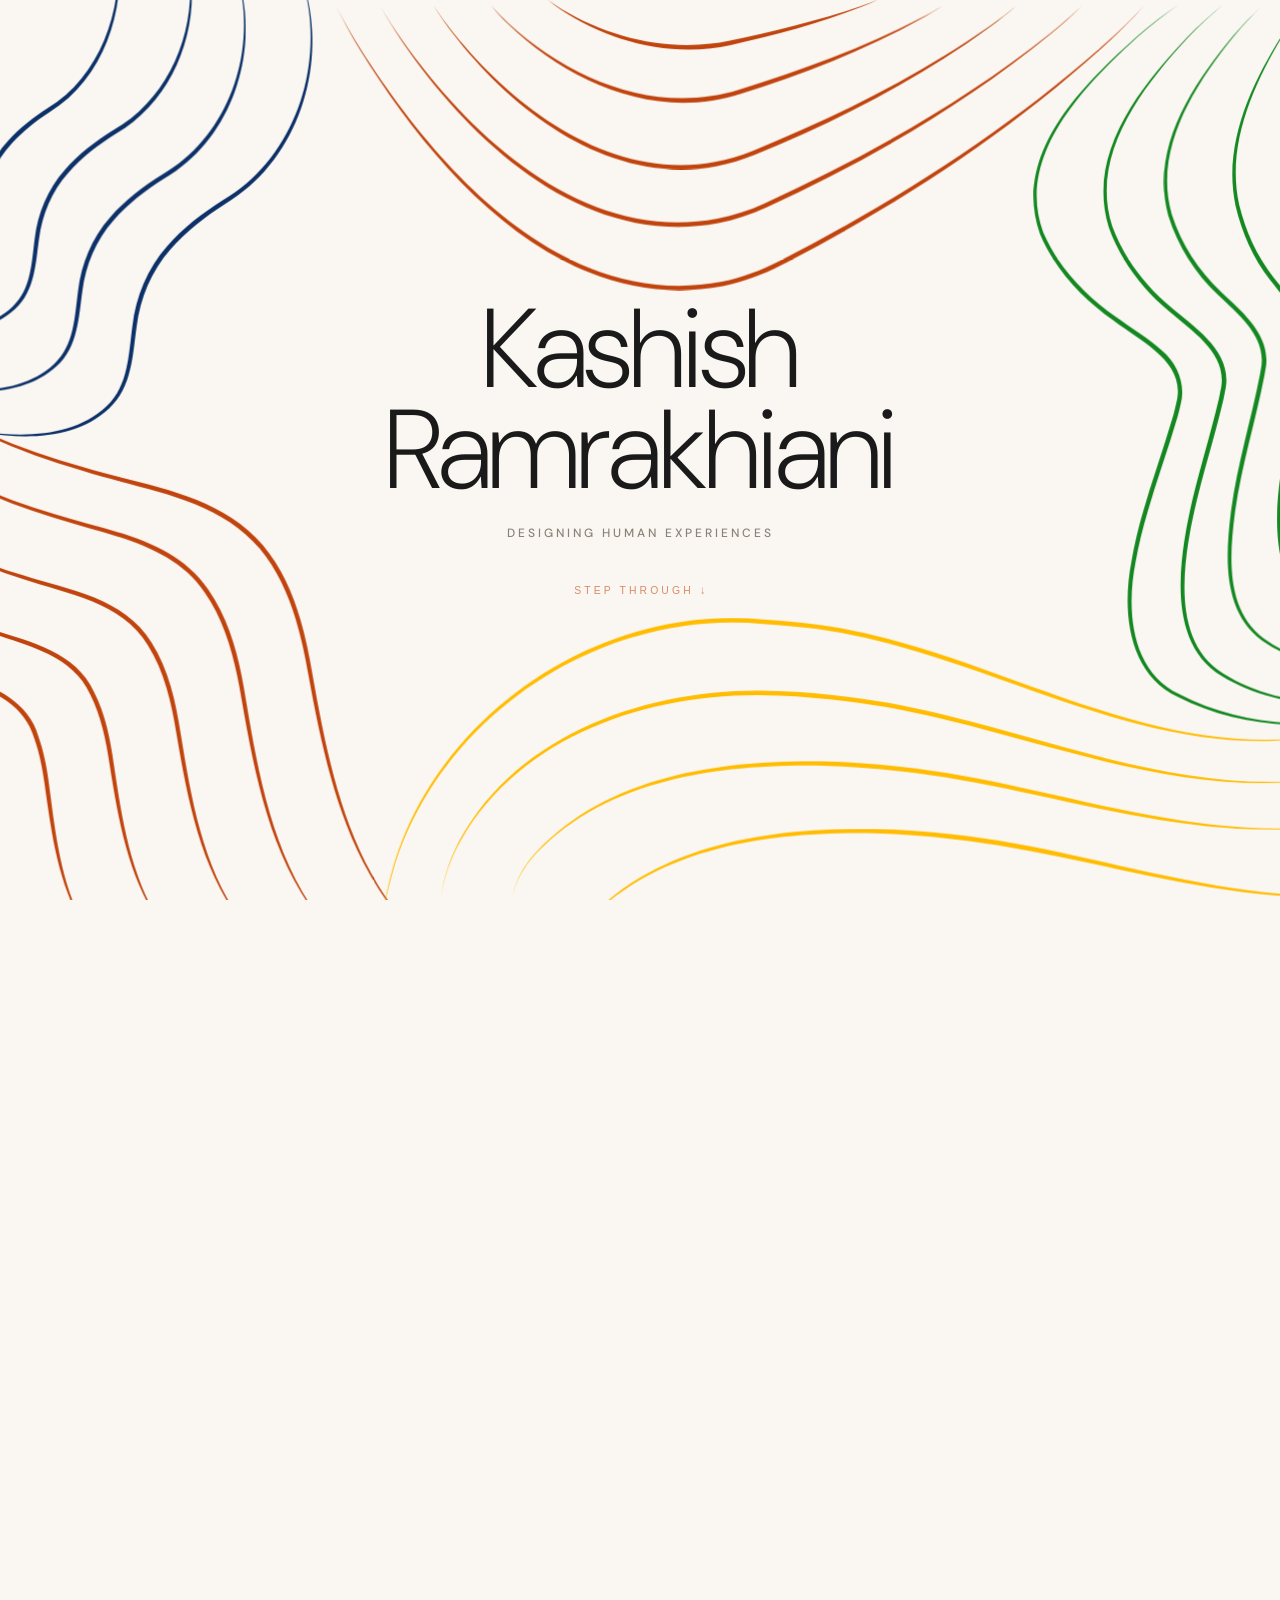
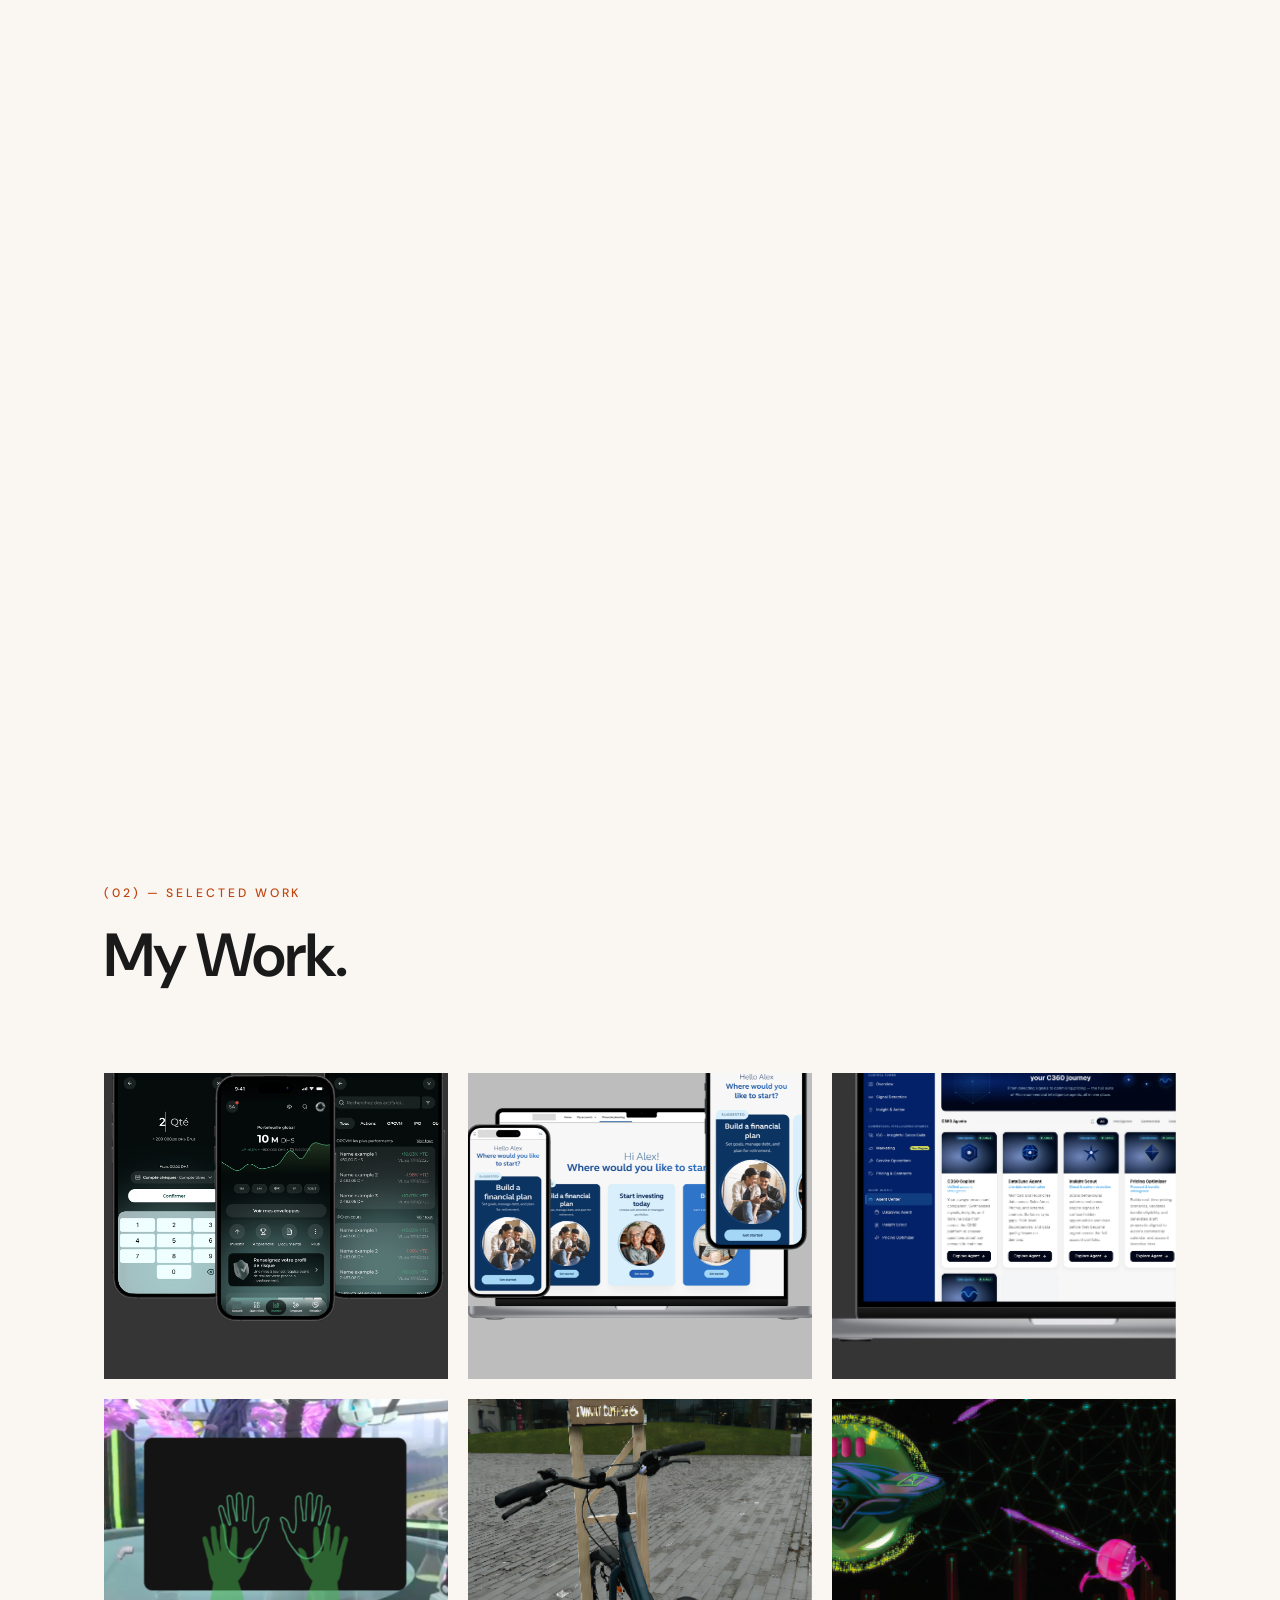
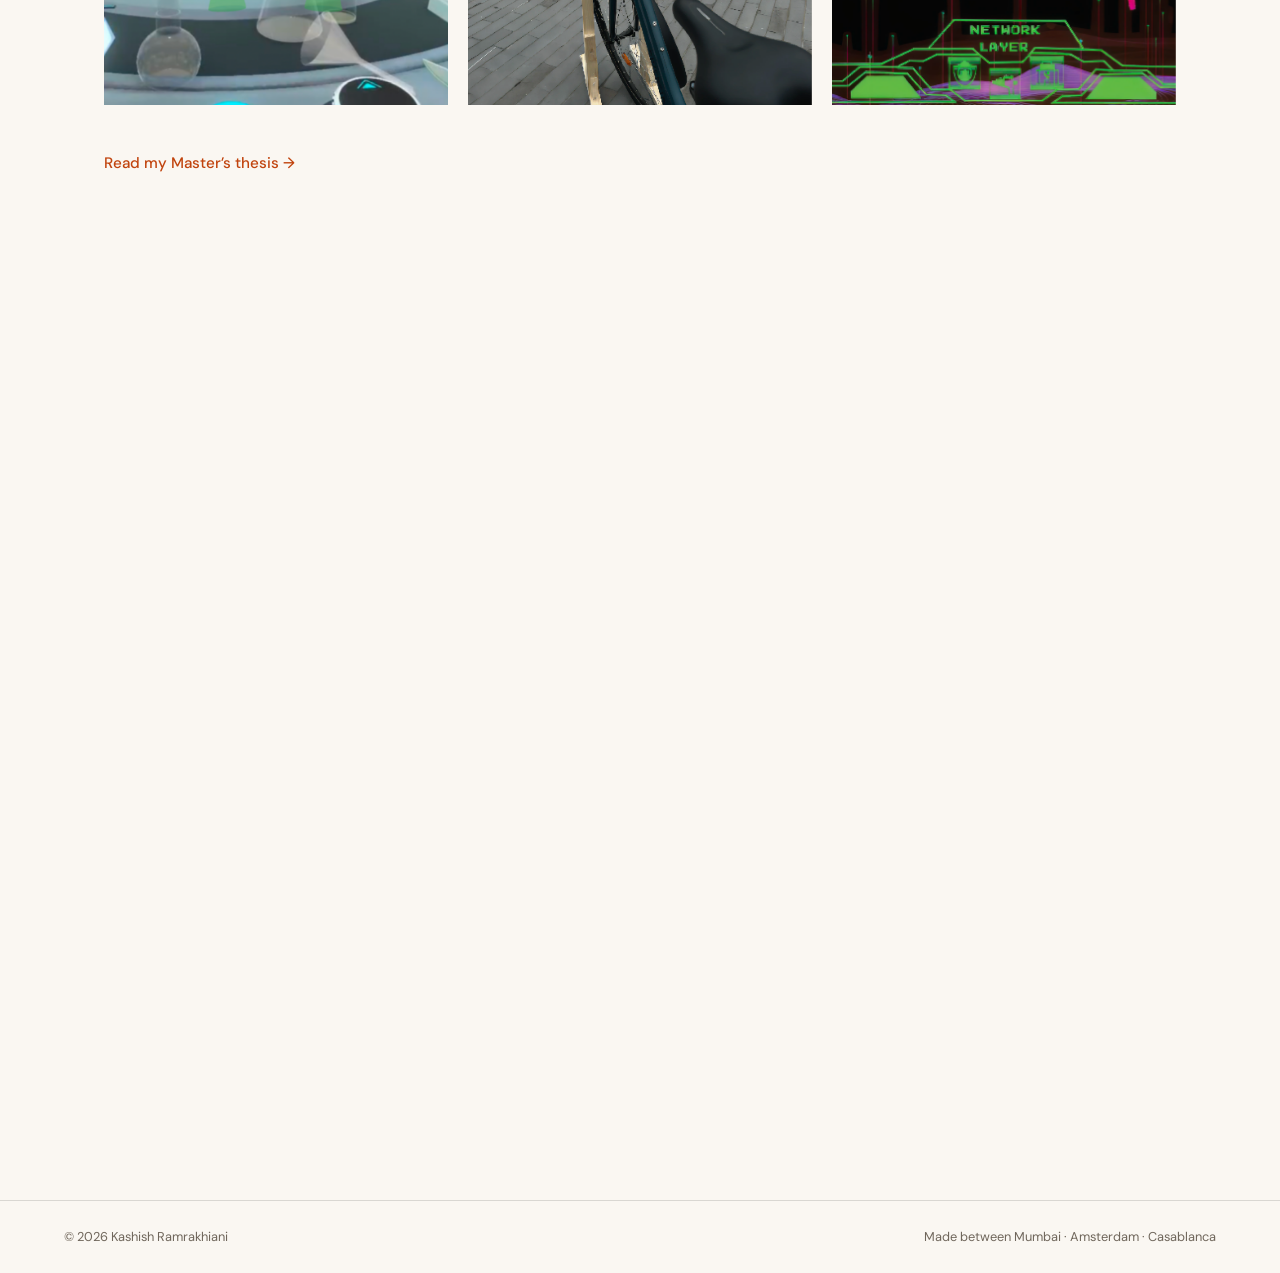
<file: index.html>
<!DOCTYPE html>
<html lang="en">
<head>
  <meta charset="UTF-8" />
  <meta name="viewport" content="width=device-width, initial-scale=1.0" />
  <meta name="description" content="Kashish Ramrakhiani — a UX designer whose practice was shaped between India, the Netherlands & Casablanca. Step through the portal." />
  <title>Kashish Ramrakhiani — UX, between three worlds</title>
  <link rel="preconnect" href="https://fonts.googleapis.com" />
  <link rel="preconnect" href="https://fonts.gstatic.com" crossorigin />
  <link href="https://fonts.googleapis.com/css2?family=DM+Sans:opsz,wght@9..40,200;9..40,300;9..40,400;9..40,500;9..40,600;9..40,700&display=swap" rel="stylesheet" />
  <link rel="stylesheet" href="styles.css" />
</head>
<body class="hero-locked">
  <div class="cursor-glow" id="cursor-glow" aria-hidden="true"></div>

  <!-- Portal flash — a burst of cream light as you fly through the hero -->
  <div class="portal-flash" id="portal-flash" aria-hidden="true"></div>

  <header class="topnav" id="topnav">
    <a href="#portal" class="topnav__logo">Kashish R.<span>·</span></a>
    <nav class="topnav__links">
      <a href="#story">My Story</a>
      <a href="#work">Work</a>
      <a href="#contact">Contact</a>
    </nav>
  </header>

  <!-- ============================================================
       THE PORTAL — a glowing window that expands on hover / click
       ============================================================ -->
  <section class="hero" id="hero">
    <div class="hero__container" id="hero-container">
      <!-- Colourful background artwork (inlined so each line can animate) -->
      <svg class="hero__bg" viewBox="0 0 1512 982" preserveAspectRatio="xMidYMid slice" fill="none" xmlns="http://www.w3.org/2000/svg" aria-hidden="true">
        <g clip-path="url(#clip0_3184_7135)">
          <path class="hero__line" d="M424.014 5.99799C432.203 22.5679 441.114 38.7557 450.621 54.6958C534.368 190.413 669.978 344.813 846.608 312.257C868.501 307.59 889.6 299.796 909.692 289.5C1038.2 223.241 1160.7 143.697 1267.17 45.6443C1280.7 32.9126 1293.86 19.9518 1306.02 5.99799C1293.62 19.7289 1280.25 32.4475 1266.52 44.946C1158.6 141.147 1035.77 219.289 907.45 285.111C887.679 295.189 866.993 302.799 845.564 307.367C673.443 339.598 537.359 188.652 451.433 54.2025C441.681 38.437 432.5 22.4173 424.014 5.99799Z" fill="#C1440E"/>
          <path class="hero__line" d="M472.314 5.99799C479.804 19.5561 487.937 32.6984 496.582 45.5697C572.791 156.644 695.579 270.722 841.448 243.444C859.576 239.809 877.139 233.97 894.092 226.215C1004.18 175.502 1110.21 114.349 1203.87 37.3063C1215.8 27.282 1227.4 17.0806 1238.18 5.99799C1238.18 5.99799 1238.18 5.99799 1238.18 5.99799C1227.16 16.8438 1215.37 26.7914 1203.27 36.5723C1108.26 111.68 1001.96 171.428 892.047 221.729C875.392 229.297 858.193 234.987 840.465 238.541C698.416 265.432 575.731 154.636 497.365 45.0322C488.486 32.3504 480.094 19.3914 472.314 5.99799Z" fill="#C1440E"/>
          <path class="hero__line" d="M530.718 5.99799C537.266 16.5755 544.387 26.7798 551.901 36.6804C618.472 123.169 723.092 202.63 838.914 181.488C853.348 178.791 867.297 174.626 880.962 169.069C971.242 132.057 1058.93 87.2424 1137.62 29.5536C1147.65 22.0344 1157.41 14.3849 1166.56 5.99799C1157.19 14.1346 1147.26 21.5194 1137.06 28.7858C1057.13 84.4625 969.224 127.874 879.11 164.498C865.718 169.895 852.086 173.94 837.996 176.573C725.393 197.319 621.301 120.905 552.651 36.0968C544.916 26.4007 537.547 16.3959 530.718 5.99799Z" fill="#C1440E"/>
          <path class="hero__line" d="M593.531 5.99799C599.221 13.014 605.417 19.698 611.89 26.0918C669.771 82.5386 751.909 122.598 834.913 109.633C845.106 108.057 855.001 105.766 864.87 102.719C933.264 81.3876 1000.53 55.4038 1063.01 20.3974C1070.92 15.8584 1078.73 11.19 1086.11 5.99799C1086.11 5.99799 1086.11 5.99799 1086.11 5.99799C1078.54 10.9123 1070.6 15.2963 1062.55 19.5649C999.076 52.416 931.677 77.0125 863.422 97.9984C853.765 100.937 844.101 103.153 834.15 104.691C753.339 117.341 672.186 79.754 612.546 25.4047C605.886 19.2475 599.476 12.7988 593.531 5.99799Z" fill="#C1440E"/>
          <path class="hero__line" d="M655.241 -0.435303C659.992 3.64686 665.116 7.43432 670.36 10.9783C717.809 42.3357 776.25 59.0924 833.609 52.6105C840.37 51.8378 847.042 50.7512 853.717 49.3278C902.844 38.7349 951.503 25.6537 998.241 7.19308C1004.09 4.82502 1009.97 2.34884 1015.59 -0.435303C1009.84 2.04538 1003.85 4.22077 997.906 6.30381C950.454 22.4874 901.723 34.204 852.699 44.4902C846.169 45.8446 839.649 46.8877 833.042 47.6428C777.057 53.9489 719.578 39.0986 670.873 10.1785C665.491 6.90183 660.202 3.38764 655.241 -0.435303Z" fill="#C1440E"/>
          <path class="hero__line" d="M1343.64 5.10541C1327.87 15.7121 1312.56 27.4906 1298.03 39.7925C1238.64 93.2043 1161.54 167.221 1192.36 255.219C1208.72 293.975 1238.61 325.704 1272.51 349.572C1303.63 373.218 1352.67 395.56 1341.2 439.454C1340.31 443.76 1339.16 448.354 1337.95 452.811C1322.62 505.744 1301.57 557.547 1292.22 612.615C1281.96 664.974 1287.72 734.98 1342.88 760.329C1398.09 788.462 1461.86 795.58 1522.64 788.795C1541.61 786.58 1560.58 783.122 1578.73 777.227C1560.49 782.802 1541.49 785.938 1522.54 787.85C1461.81 793.671 1398.59 785.692 1344.41 757.378C1291.5 732.365 1286.43 665.398 1296.73 613.392C1306.25 558.973 1327.26 507.623 1342.77 454.125C1344 449.599 1345.17 444.911 1346.09 440.465C1351.68 419.288 1341.8 396.041 1325.61 382.641C1309.85 368.471 1291.94 357.896 1275.27 345.754C1241.6 322.23 1212.38 291.543 1195.97 253.625C1165.3 170.047 1239.94 94.6059 1298.65 40.5123C1312.96 28.0035 1328.05 15.9867 1343.64 5.10541Z" fill="#138720"/>
          <path class="hero__line" d="M1391.67 5.54071C1378.15 16.3028 1365.29 28.0789 1353.1 40.3711C1301.53 94.8177 1242.6 167.599 1267.45 247.956C1280.2 283.894 1304.01 315.317 1333.07 339.479C1360.54 363.04 1399.03 387.437 1389.21 426.716C1388.78 429.197 1388.24 431.932 1387.68 434.552C1375.68 486.198 1357.81 537.23 1349.82 590.41C1342.13 641.075 1340.68 707.493 1390.86 737.644C1433.39 763.505 1484.79 771.581 1533.53 765.911C1550.77 763.857 1567.95 760.327 1584.1 754.137C1584.1 754.137 1584.1 754.137 1584.1 754.137C1567.84 760.013 1550.64 763.217 1533.42 764.967C1484.76 769.776 1434.02 760.943 1392.48 735.001C1344.7 705.671 1346.35 641.44 1354.29 591.105C1362.52 538.438 1380.41 487.878 1392.57 435.591C1393.14 432.924 1393.69 430.127 1394.14 427.575C1404.61 385.017 1362.75 358.581 1336.14 335.885C1307.34 312.118 1284.06 281.793 1271.19 246.565C1246.32 169.857 1303.06 96.1663 1353.78 41.0339C1365.73 28.5556 1378.36 16.561 1391.67 5.54071Z" fill="#138720"/>
          <path class="hero__line" d="M1435.56 5.54071C1435.56 5.54071 1435.56 5.54071 1435.56 5.54071C1423.98 16.0814 1413.14 27.4612 1402.87 39.3421C1358.42 92.8422 1312.16 161.75 1332.38 235.108C1342.58 268.107 1361.74 298.119 1386.66 321.815C1410.76 344.774 1441.3 369.286 1433.09 404.488C1432.92 405.626 1432.73 406.793 1432.53 407.989C1423 457.422 1407.78 506.153 1400.96 556.602C1395.01 604.91 1390.28 666.315 1434.73 698.897C1467.88 722.103 1509.71 730.77 1549.36 726.162C1564.96 724.351 1580.5 720.855 1594.84 714.575C1594.84 714.575 1594.84 714.575 1594.84 714.575C1580.38 720.546 1564.81 723.711 1549.26 725.217C1509.72 729.042 1468.62 719.724 1436.4 696.509C1394.33 665.029 1399.08 605.201 1405.39 557.232C1412.5 507.207 1427.78 458.966 1437.46 408.826C1437.66 407.605 1437.86 406.41 1438.03 405.242C1446.9 367.536 1413.33 340.395 1389.97 318.423C1365.33 295.166 1346.58 266.248 1336.2 233.865C1315.84 163.651 1360.13 94.1153 1403.59 39.9561C1413.62 27.906 1424.21 16.3249 1435.56 5.54071Z" fill="#138720"/>
          <path class="hero__line" d="M1480.52 5.54071C1480.52 5.54071 1480.52 5.54071 1480.52 5.54071C1471.67 16.2192 1463.67 27.4311 1456.09 39.1233C1422.03 93.4983 1391.91 158.255 1405.84 224.471C1412.66 253.654 1425.02 281.698 1443.41 305.433C1461.66 328.502 1482.85 352.118 1478.42 382.194C1478.32 383.52 1478.19 384.876 1478.03 386.265C1468.49 478.004 1421.65 582.698 1479.65 666.883C1499.78 685.8 1527.81 696.315 1555.27 693.844C1569.1 692.699 1582.86 688.998 1594.84 682.056C1594.84 682.056 1594.84 682.056 1594.84 682.056C1582.7 688.703 1568.93 692.058 1555.21 692.896C1527.94 694.733 1500.78 683.866 1481.38 665.031C1426.72 583.381 1473.04 479.307 1483 386.835C1483.17 385.386 1483.3 383.969 1483.41 382.58C1488.23 350.818 1464.93 324.622 1447.21 302.552C1429.06 279.351 1416.85 252.237 1409.81 223.501C1395.53 159.606 1424.02 94.5661 1456.89 39.6309C1464.21 27.804 1471.93 16.4279 1480.52 5.54071Z" fill="#138720"/>
          <path class="hero__line" d="M1538.52 5.54071C1538.52 5.54071 1538.52 5.54071 1538.52 5.54071C1529.72 15.8301 1521.74 26.6543 1514.17 37.9537C1480.3 90.3203 1449.87 153.199 1463.86 217.716C1470.73 246.277 1483.28 273.603 1501.7 296.55C1519.97 318.832 1541.06 341.786 1536.37 371.263C1536.28 372.305 1536.17 373.367 1536.04 374.45C1526.46 463.262 1479.69 565.37 1537.66 646.447C1558.22 665.154 1586.59 675.114 1614.16 672.468C1627.65 671.26 1641.06 667.72 1652.85 661.092C1652.85 661.092 1652.85 661.092 1652.85 661.092C1640.9 667.423 1627.48 670.62 1614.08 671.521C1586.7 673.516 1559.19 663.167 1539.39 644.537C1484.83 566.056 1530.99 464.612 1541.01 375.037C1541.14 373.906 1541.25 372.793 1541.35 371.699C1546.47 340.49 1523.17 314.882 1505.45 293.606C1487.28 271.185 1474.9 244.816 1467.81 216.718C1453.49 154.6 1482.27 91.4121 1514.97 38.4729C1522.27 27.0353 1529.98 16.0428 1538.52 5.54071Z" fill="#138720"/>
          <path class="hero__line" d="M1592.23 5.54071C1592.23 5.54071 1592.23 5.54071 1592.23 5.54071C1583.43 15.8301 1575.45 26.6543 1567.88 37.9537C1534.01 90.3203 1503.58 153.199 1517.57 217.716C1524.44 246.277 1536.99 273.603 1555.41 296.55C1573.68 318.832 1594.77 341.786 1590.08 371.263C1589.99 372.305 1589.88 373.367 1589.75 374.45C1580.17 463.262 1533.4 565.37 1591.37 646.447C1611.93 665.154 1640.3 675.114 1667.86 672.468C1681.36 671.26 1694.77 667.72 1706.55 661.092C1706.55 661.092 1706.55 661.092 1706.55 661.092C1694.61 667.423 1681.19 670.62 1667.79 671.521C1640.41 673.516 1612.9 663.167 1593.09 644.537C1538.54 566.056 1584.7 464.612 1594.71 375.037C1594.85 373.906 1594.96 372.793 1595.06 371.699C1600.18 340.49 1576.88 314.882 1559.16 293.606C1540.99 271.185 1528.61 244.816 1521.52 216.718C1507.2 154.6 1535.98 91.4121 1568.68 38.4729C1575.98 27.0353 1583.69 16.0428 1592.23 5.54071Z" fill="#138720"/>
          <path class="hero__line" d="M384.188 -33.5444C388.244 -22.0745 391.104 -10.0607 393.089 2.0014C408.131 84.4807 374.032 175.678 300.872 218.352C278.397 232.541 257.219 248.743 239.837 268.839C218.417 292.938 205.782 324.108 202.083 355.752C197.948 386.735 197.703 420.784 174.233 442.848C140.111 475.668 87.6103 477.168 42.0424 471.542C29.9242 469.903 17.8243 467.574 6.08936 464.237C17.7302 467.894 29.7911 470.541 41.9046 472.482C87.4513 479.151 140.505 479.176 176.808 445.46C201.819 422.568 202.401 386.666 206.703 356.409C210.616 325.255 222.794 295.618 243.624 272.103C260.535 252.546 281.289 236.533 303.424 222.382C378.043 178.362 411.305 84.0652 394.025 1.83635C391.736 -10.2205 388.557 -22.1889 384.188 -33.5444Z" fill="#0C3068"/>
          <path class="hero__line" d="M312.451 -40.9391C316.226 -30.3559 318.883 -19.2694 320.721 -8.13042C334.681 67.8832 302.427 151.573 234.89 190.373C213.872 203.48 194.044 218.459 177.763 237.161C158.013 259.228 146.307 287.914 142.902 316.982C139.108 345.453 138.748 376.642 117.107 396.723C85.2305 426.984 36.4615 428.276 -5.95977 423.14C-17.1427 421.649 -28.3292 419.531 -39.178 416.497C-28.4222 419.851 -17.2745 422.287 -6.09674 424.08C36.3061 430.266 85.602 430.509 119.677 399.361C142.862 378.467 143.571 345.384 147.526 317.644C151.142 289.067 162.382 261.924 181.54 240.437C197.341 222.28 216.742 207.486 237.419 194.413C306.402 154.295 337.859 67.4674 321.656 -8.29679C319.515 -19.4309 316.539 -30.4715 312.451 -40.9391Z" fill="#0C3068"/>
          <path class="hero__line" d="M254.486 -74.3309C258.013 -64.433 260.492 -54.066 262.204 -43.6497C275.21 27.4126 244.902 105.5 181.79 141.649C162.083 153.907 143.486 167.921 128.21 185.447C109.732 206.067 98.7672 232.915 95.5902 260.084C92.0508 286.704 91.7017 315.776 71.5101 334.484C41.6995 362.75 -3.93842 363.984 -43.6637 359.218C-54.1199 357.837 -64.5835 355.869 -74.7327 353.049C-64.6763 356.19 -54.2514 358.474 -43.8006 360.159C-4.09319 365.976 42.0672 366.279 74.0795 337.127C95.8146 317.609 96.5156 286.635 100.215 260.747C103.603 234.069 114.099 208.766 131.986 188.725C146.779 171.746 164.949 157.915 184.315 145.691C248.87 108.229 278.389 26.9968 263.139 -43.8163C261.123 -54.2277 258.326 -64.5488 254.486 -74.3309Z" fill="#0C3068"/>
          <path class="hero__line" d="M181.691 -81.0887C183.834 -72.0912 185.16 -62.7431 185.911 -53.4701C191.657 11.5454 166.942 83.0465 109.606 118.055C93.8887 128.152 79.2836 139.498 66.6418 153.502C48.7838 172.784 37.477 198.045 33.0994 223.564C28.2325 248.675 27.4988 276.071 8.92557 294.379C-14.5111 318.211 -51.8294 319.383 -83.4497 313.586C-92.6119 311.864 -101.71 309.497 -110.409 306.248C-110.409 306.248 -110.409 306.248 -110.409 306.248C-101.836 309.808 -92.7993 312.491 -83.6551 314.517C-52.1469 321.285 -14.07 321.532 11.3895 296.822C31.5149 277.637 32.5877 248.808 37.6421 224.375C42.2279 199.344 53.0786 175.504 70.3391 156.804C82.5648 143.258 96.7801 132.11 112.17 122.078C171.16 85.4982 194.817 11.2987 186.858 -53.5776C185.804 -62.8566 184.158 -72.1783 181.691 -81.0887Z" fill="#0C3068"/>
          <path class="hero__line" d="M-89.2234 397.755C-75.8807 407.485 -63.1602 416.226 -49.4232 425.045C11.2197 464.254 77.8118 493.402 147.382 513.494C214.986 535.143 293.572 542.468 340.842 598.388C372.743 636.666 385.341 686.538 394.009 735.91C410.952 827.847 431.048 924.268 491.322 998.164C502.083 1009.75 514.718 1021.55 530.718 1024.25C530.718 1024.25 530.718 1024.25 530.718 1024.25C514.805 1021.22 502.518 1009.25 492.033 997.534C433.526 923.012 414.76 826.935 398.458 735.173C390.022 685.429 377.609 634.777 344.66 595.159C295.296 537.201 215.883 530.705 148.493 509.664C78.9946 490.288 12.3926 462.263 -48.9177 424.241C-62.7976 415.686 -75.687 407.214 -89.2234 397.755Z" fill="#C1440E"/>
          <path class="hero__line" d="M-89.2234 458.785C-77.7782 467.665 -66.847 475.652 -55.0315 483.708C-2.86663 519.571 55.1651 546.331 115.884 564.644C174.781 584.028 244.29 592.706 280.826 646.088C304.875 680.597 314.448 722.134 321.422 764.017C335.857 846.452 352.478 932.641 404.214 1000.4C413.331 1010.82 424.025 1021.69 438.051 1024.25C438.051 1024.25 438.051 1024.25 438.051 1024.25C424.122 1021.35 413.784 1010.33 404.944 999.797C355.018 931.441 339.721 845.584 325.915 763.316C319.16 721.084 309.768 678.944 284.901 643.191C246.533 587.6 175.621 579.559 117.042 560.829C56.3923 543.232 -1.64 517.611 -54.505 482.918C-66.4696 475.122 -77.5769 467.399 -89.2234 458.785Z" fill="#C1440E"/>
          <path class="hero__line" d="M-89.2234 540.161C-79.7151 547.821 -70.6233 554.719 -60.7887 561.675C-17.3941 592.653 31.4196 615.877 82.3668 631.653C131.871 648.134 190.457 656.994 218.721 703.657C237.133 732.683 244.765 767.012 250.322 801.507C262.314 871.846 275.938 945.254 319.067 1003.72C326.611 1012.61 335.447 1022 347.268 1024.25C335.548 1021.67 327.075 1012.13 319.808 1003.13C278.512 944.085 266.209 871.001 254.837 800.825C249.496 765.999 242.031 731.133 222.92 700.943C193.029 652.035 132.677 643.632 83.5529 627.846C32.6713 612.786 -16.1364 590.712 -60.2502 560.892C-70.2376 554.195 -79.5095 547.559 -89.2234 540.161Z" fill="#C1440E"/>
          <path class="hero__line" d="M-89.2234 611.672C-81.6763 618.299 -74.4398 624.279 -66.6 630.307C-32.0168 657.2 7.71597 677.511 49.3798 691.206C90.0392 704.873 137.173 716.063 155.796 757.234C167.862 780.94 173.252 807.58 177.246 834.439C186.72 893.948 197.143 955.752 231.495 1006.48C237.407 1013.99 244.271 1022.19 253.981 1024.25C244.386 1021.86 237.894 1013.54 232.261 1005.92C199.793 954.655 190.688 893.158 181.814 833.803C178.024 806.656 172.768 779.602 160.236 754.935C140.567 711.627 90.7885 700.252 50.6348 687.421C9.02643 674.441 -30.6831 655.307 -66.0328 629.545C-74.0342 623.771 -81.4606 618.045 -89.2234 611.672Z" fill="#C1440E"/>
          <path class="hero__line" d="M-89.2234 672.659C-83.5578 678.434 -78.0973 683.665 -72.1651 688.936C-46.0135 712.536 -14.759 730.586 18.3855 742.69C51.5559 753.647 85.1111 770.404 94.9191 805.47C101.368 823.438 104.784 843.133 107.272 862.507C114.328 912.682 121.745 964.326 147.659 1008.71C152.007 1015 156.904 1022.21 164.675 1024.25C164.675 1024.25 164.675 1024.25 164.675 1024.25C157.045 1021.9 152.53 1014.59 148.464 1008.2C124.517 963.348 118.416 911.982 111.921 861.944C109.614 842.356 106.288 822.365 99.6203 803.768C89.7184 767.254 52.4365 748.78 19.7763 738.953C-13.3511 727.555 -44.5416 710.739 -71.548 688.213C-77.6575 683.186 -83.3247 678.196 -89.2234 672.659Z" fill="#C1440E"/>
          <path class="hero__line" d="M472.314 1024.25C473.989 1003.2 477.763 982.362 483.299 962.03C528.579 785.663 710.598 663.522 890.135 680.821C900.514 681.437 910.54 682.269 920.856 683.359C1110.77 697.863 1278.39 825.754 1473.18 806.571C1494.14 804.109 1514.83 799.769 1535.14 793.637C1514.74 799.449 1494.01 803.469 1473.08 805.626C1279.1 822.119 1113.13 693.27 921.382 678.387C910.99 677.289 900.887 676.455 890.428 675.841C708.808 658.288 524.964 784.243 482.38 961.787C477.12 982.25 473.656 1003.18 472.314 1024.25Z" fill="#FFBC00"/>
          <path class="hero__line" d="M538.782 980.266C541.005 962.306 546.743 944.735 554.49 928.421C618.484 800.845 772.501 752.223 907.597 758.993C932.482 759.943 957.277 762.12 981.934 765.346C1143.91 784.081 1296.77 862.804 1462.71 853.755C1480.86 852.609 1498.88 850.339 1516.78 846.869C1498.82 850.011 1480.79 851.963 1462.66 852.807C1297.27 859.151 1145.76 779.359 982.583 760.389C957.784 757.144 932.827 754.983 907.778 754.091C771.584 747.443 615.744 798.608 553.629 928.02C546.117 944.535 540.672 962.267 538.782 980.266Z" fill="#FFBC00"/>
          <path class="hero__line" d="M616.207 980.266C616.207 980.266 616.207 980.266 616.207 980.266C618.962 964.458 626.997 950.157 636.798 937.651C715.367 849.338 842.887 833.435 955.843 835.423C983.867 836.212 1011.85 838.339 1039.71 841.589C1182.23 856.628 1320.34 910.819 1465.52 904.644C1481.52 903.918 1497.38 902.457 1513.27 900.197C1513.27 900.197 1513.27 900.197 1513.27 900.197C1497.34 902.127 1481.47 903.269 1465.48 903.695C1320.72 907.163 1183.72 851.812 1040.29 836.623C1012.3 833.357 984.153 831.269 955.971 830.579C842.364 828.93 713.539 846.577 636.046 937.071C626.415 949.84 618.629 964.399 616.207 980.266Z" fill="#FFBC00"/>
          <path class="hero__line" d="M672.497 1054.03C672.497 1054.03 672.497 1054.03 672.497 1054.03C675.252 1038.22 683.287 1023.92 693.089 1011.42C771.657 923.103 899.178 907.201 1012.13 909.188C1040.16 909.977 1068.14 912.105 1096 915.355C1238.52 930.394 1376.63 984.584 1521.81 978.41C1537.81 977.684 1553.67 976.223 1569.56 973.963C1569.56 973.963 1569.56 973.963 1569.56 973.963C1553.63 975.893 1537.76 977.035 1521.77 977.46C1377.01 980.929 1240.01 925.578 1096.58 910.388C1068.59 907.123 1040.44 905.035 1012.26 904.345C898.655 902.696 769.83 920.343 692.337 1010.84C682.705 1023.61 674.919 1038.16 672.497 1054.03Z" fill="#FFBC00"/>
        </g>
        <defs>
          <clipPath id="clip0_3184_7135">
            <rect width="1512" height="982" fill="white"/>
          </clipPath>
        </defs>
      </svg>

      <!-- Main content -->
      <div class="hero__content">
        <h1 class="hero__name" id="hero-name">Kashish<br />Ramrakhiani</h1>
        <p class="hero__tagline">Designing human experiences</p>
        <button class="hero__cta deep-blue" id="step-through">Step Through<span class="hero__cta__arrow" aria-hidden="true">↓</span></button>
      </div>
    </div>
  </section>

  <main class="world" id="world">
    <!-- ============================================================
         STORY — Minimal typographic timeline
         ============================================================ -->
    <section class="section story" id="story">
      <div class="timeline-scroll" id="timeline-scroll">
        <div class="timeline-sticky">
          <div class="container">
            <p class="section__index reveal">(01) — The Story</p>
            <h2 class="section__title reveal">I learned to design <em>by moving.</em></h2>

            <div class="timeline">
              <div class="timeline__line" aria-hidden="true">
                <span class="timeline__line-fill"></span>
                <span class="timeline__dot"></span>
              </div>
              <div class="timeline__item" data-step="0">
                <span class="timeline__years">’00 – ’22</span>
                <h3 class="timeline__place">India</h3>
                <p class="timeline__detail">Grew up in Mumbai, studied Design, and started my UX career at Deloitte.</p>
                <span class="timeline__tag">B.Des · Deloitte</span>
              </div>
              <div class="timeline__item" data-step="1">
                <span class="timeline__years">’22 – ’24</span>
                <h3 class="timeline__place">Netherlands</h3>
                <p class="timeline__detail">Master’s in Design for Interaction at TU Delft, with an internship at Senseglove.</p>
                <span class="timeline__tag">TU Delft · Senseglove</span>
              </div>
              <div class="timeline__item" data-step="2">
                <span class="timeline__years">’24 – now</span>
                <h3 class="timeline__place">Morocco</h3>
                <p class="timeline__detail">The boldest move yet — Casablanca, working as a UX Designer at BCG.</p>
                <span class="timeline__tag">BCG · Casablanca</span>
              </div>
            </div>

            <a href="cv.html" class="timeline__cv">Find my CV here →</a>
          </div>
        </div>
      </div>
    </section>

    <!-- ============================================================
         WORK — pinboard / mood-board collage
         ============================================================ -->
    <section class="section work" id="work">
      <div class="container">
        <p class="section__index sage-green reveal">(02) — Selected work</p>
        <h2 class="section__title reveal">My Work.</h2>
        <p class="work__sub reveal">Five projects. Three countries. One thread — designing for people.</p>

        <div class="work-gallery reveal" id="work-gallery">
          <a class="work-gallery__item work-gallery__item--zoom" href="finance-ecosystem.html" aria-label="Finance Ecosystem — Casablanca ‘26">
            <span class="work-gallery__media">
              <img src="financial-hero2.png" alt="Finance Ecosystem — mobile app screens for a Casablanca financial product" loading="lazy" />
            </span>
            <span class="work-gallery__caption">Finance Ecosystem</span>
          </a>
          <a class="work-gallery__item" href="senseglove.html" aria-label="Senseglove — Delft ‘24">
            <span class="work-gallery__media">
              <img src="img-senseglove.png" alt="Senseglove — a VR headset user calibrating haptic gloves next to a robot character" loading="lazy" />
            </span>
            <span class="work-gallery__caption">Senseglove</span>
          </a>
          <a class="work-gallery__item" href="retirement-investing.html" aria-label="Retirement Investing Platform — Casablanca ‘25–‘26">
            <span class="work-gallery__media">
              <img src="RetirementInvesting-Hero(new).png" alt="Retirement Investing Platform — a retirement investment app interface" loading="lazy" />
            </span>
            <span class="work-gallery__caption">Retirement Investing Platform</span>
          </a>
          <a class="work-gallery__item" href="parking-pal.html" aria-label="Parking Pal — Delft ‘23">
            <span class="work-gallery__media">
              <img src="img-parking-pal.png" alt="Parking Pal — a bike parked outside TU Delft's PULSE building" loading="lazy" />
            </span>
            <span class="work-gallery__caption">Parking Pal</span>
          </a>
          <a class="work-gallery__item" href="dashboard.html" aria-label="Agent-Driven Dashboard — Casablanca ‘26">
            <span class="work-gallery__media">
              <img src="img-agent-dashboard(new).png" alt="Agent-Driven Dashboard — dark analytics dashboard screens with charts and KPIs" loading="lazy" />
            </span>
            <span class="work-gallery__caption">Agent-Driven Dashboard</span>
          </a>
          <a class="work-gallery__item" href="mr-byte.html" aria-label="Mr. Byte — Mumbai ‘20">
            <span class="work-gallery__media">
              <img src="img-mr-byte.png" alt="Mr. Byte — a neon arcade game screen showing the Network Layer level" loading="lazy" />
            </span>
            <span class="work-gallery__caption">Mr. Byte</span>
          </a>
        </div>

        <p class="work__thesis reveal"><a href="https://drive.google.com/file/d/1Aq_gH9_TfNi3EFFMtL8GTJVZPOEO2Exq/view?usp=sharing" target="_blank" rel="noopener noreferrer">Read my Master’s thesis →</a></p>
      </div>
    </section>

    <!-- ============================================================
         CONTACT
         ============================================================ -->
    <section class="section contact" id="contact">
      <div class="container contact__inner">
        <p class="section__index reveal">(03) — Contact</p>
        <h2 class="contact__cta reveal">Let's design something that <em>travels well.</em></h2>
        <a class="contact__email reveal" href="mailto:kashishr1603@gmail.com">kashishr1603@gmail.com</a>

        <form class="contact__form reveal" id="contact-form" novalidate>
          <div class="field">
            <input type="text" id="name" name="name" placeholder=" " required />
            <label for="name">Your name</label>
            <small class="error" data-for="name"></small>
          </div>
          <div class="field">
            <input type="email" id="email" name="email" placeholder=" " required />
            <label for="email">Your email</label>
            <small class="error" data-for="email"></small>
          </div>
          <div class="field field--full">
            <textarea id="message" name="message" rows="1" placeholder=" " required></textarea>
            <label for="message">What are we building?</label>
            <small class="error" data-for="message"></small>
          </div>
          <button type="submit" class="btn-send">Send message →</button>
          <p class="form-status" id="form-status" role="status"></p>
        </form>

        <p class="contact__socials reveal">Or you can reach out to me on <a href="https://www.linkedin.com/in/kashishramrakhiani/" target="_blank" rel="noopener">LinkedIn</a>.</p>
      </div>
      <footer class="footer">
        <span>© <span id="year"></span> Kashish Ramrakhiani</span>
        <span>Made between Mumbai · Amsterdam · Casablanca</span>
      </footer>
    </section>
  </main>

  <!-- ============================================================
       NDA password gate — shared modal for protected BCG projects
       ============================================================ -->
  <div class="pw-modal" id="pw-modal" aria-hidden="true" role="dialog" aria-modal="true" aria-labelledby="pw-modal-name">
    <div class="pw-modal__overlay" data-pw-close></div>
    <div class="pw-modal__card">
      <div class="pw-modal__lock" aria-hidden="true">🔒</div>
      <h3 class="pw-modal__name" id="pw-modal-name"></h3>
      <p class="pw-modal__text" id="pw-modal-text">This is an ongoing project at BCG. I'm currently working on sanitizing the case details — happy to share more in an interview!</p>
      <a class="pw-modal__contact" href="#contact" data-pw-close>Get in Touch</a>
      <button type="button" class="pw-modal__back" data-pw-close>← Back</button>
    </div>
  </div>

  <script src="script.js"></script>
</body>
</html>
</file>
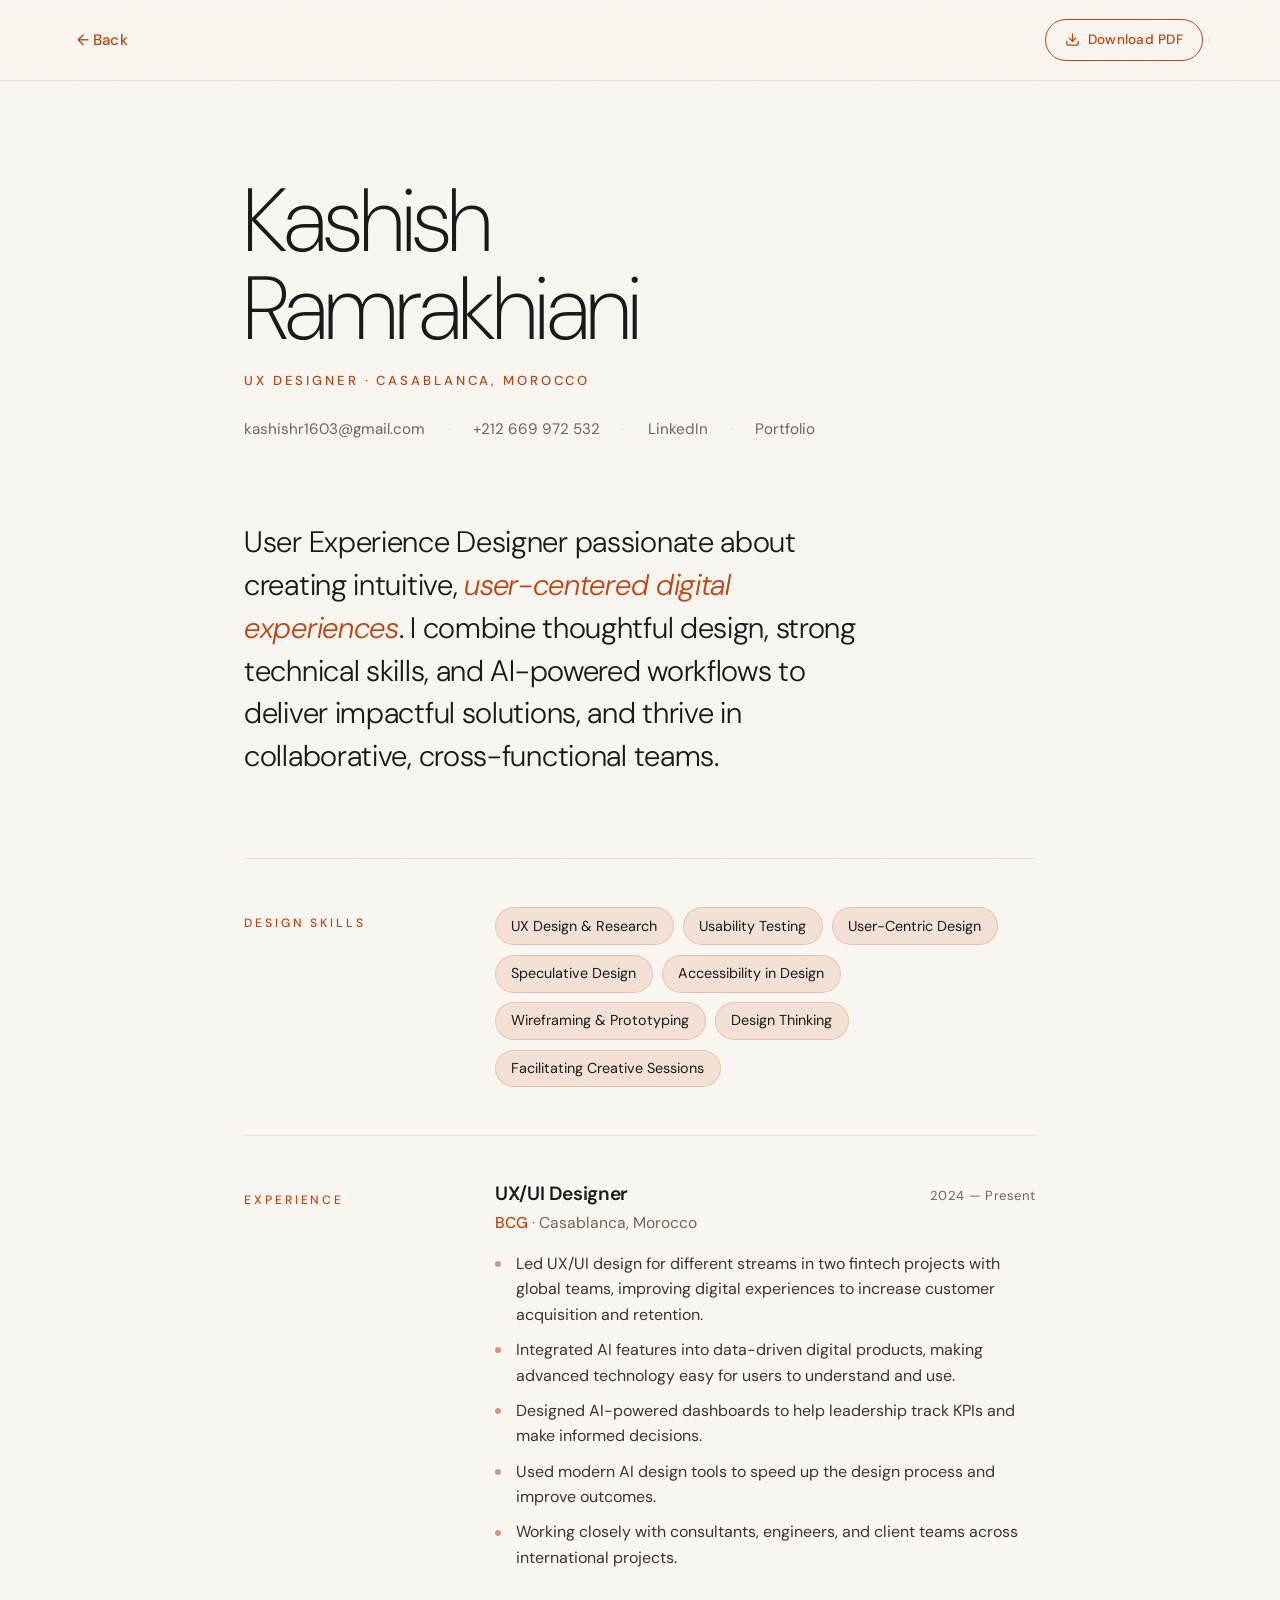
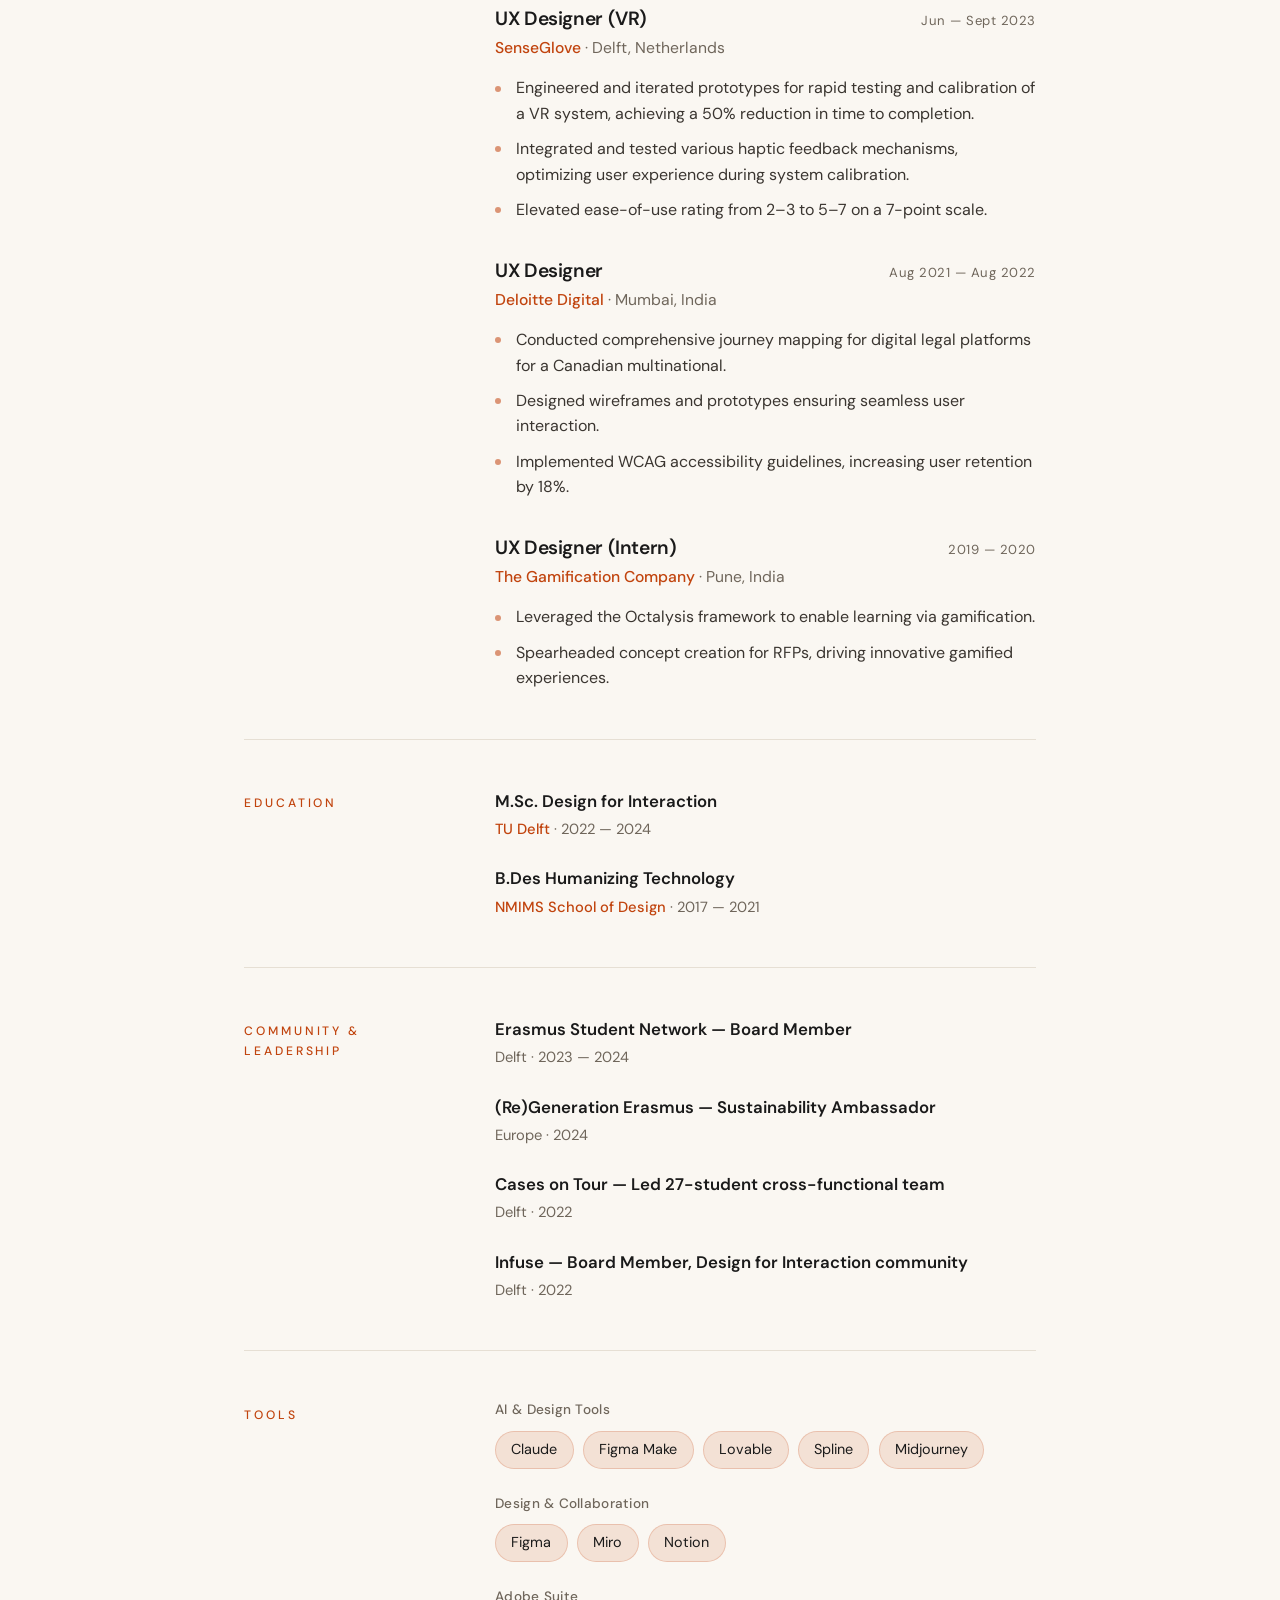
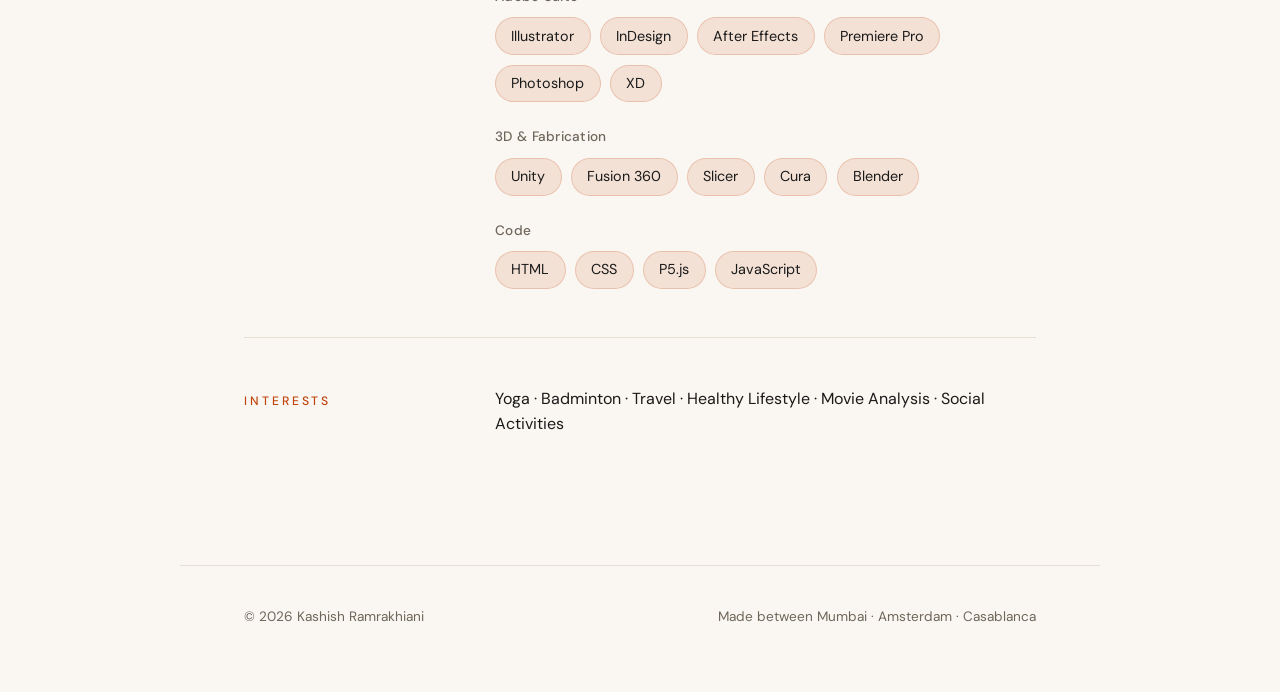
<file: cv.html>
<!DOCTYPE html>
<html lang="en">
<head>
  <meta charset="UTF-8" />
  <meta name="viewport" content="width=device-width, initial-scale=1.0" />
  <meta name="description" content="Curriculum Vitae — Kashish Ramrakhiani, UX Designer based in Casablanca." />
  <title>CV — Kashish Ramrakhiani</title>
  <link rel="preconnect" href="https://fonts.googleapis.com" />
  <link rel="preconnect" href="https://fonts.gstatic.com" crossorigin />
  <link href="https://fonts.googleapis.com/css2?family=DM+Sans:opsz,wght@9..40,200;9..40,300;9..40,400;9..40,500;9..40,600;9..40,700&display=swap" rel="stylesheet" />
  <link rel="stylesheet" href="styles.css" />
  <style>
    :root {
      --cv-line: #E6DFD4;
    }

    .cv-body {
      background: var(--bg);
      color: var(--ink);
      font-family: var(--font);
    }

    /* ── Sticky top bar: Back link + Download ─────────────────── */
    .cv-bar {
      position: sticky;
      top: 0;
      z-index: 50;
      display: flex;
      align-items: center;
      justify-content: space-between;
      padding: 1.2rem clamp(1.5rem, 6vw, 6rem);
      background: rgba(250, 247, 242, 0.82);
      backdrop-filter: saturate(180%) blur(12px);
      -webkit-backdrop-filter: saturate(180%) blur(12px);
      border-bottom: 1px solid var(--cv-line);
    }

    .cv-back {
      color: var(--accent);
      font-weight: 500;
      font-size: 0.95rem;
      letter-spacing: 0.01em;
      position: relative;
    }
    .cv-back::after {
      content: "";
      position: absolute;
      left: 0; bottom: -3px;
      width: 0; height: 1px;
      background: var(--accent);
      transition: width 0.3s var(--ease);
    }
    .cv-back:hover::after,
    .cv-back:focus-visible::after { width: 100%; }

    .cv-download {
      display: inline-flex;
      align-items: center;
      gap: 0.5rem;
      font-size: 0.85rem;
      font-weight: 500;
      letter-spacing: 0.02em;
      color: var(--accent);
      border: 1.5px solid var(--accent);
      border-radius: 999px;
      padding: 0.55rem 1.2rem;
      transition: background 0.3s var(--ease), color 0.3s var(--ease), transform 0.3s var(--ease);
    }
    .cv-download:hover,
    .cv-download:focus-visible {
      background: var(--accent);
      color: var(--bg);
      transform: translateY(-1px);
    }
    .cv-download svg { width: 15px; height: 15px; }

    /* ── Page shell ───────────────────────────────────────────── */
    .cv-page {
      max-width: 920px;
      margin: 0 auto;
      padding: clamp(3rem, 8vw, 6rem) clamp(1.5rem, 6vw, 4rem) 5rem;
    }

    /* ── Header ───────────────────────────────────────────────── */
    .cv-header { margin-bottom: clamp(3rem, 7vw, 5rem); }
    .cv-header h1 {
      font-weight: 200;
      font-size: clamp(2.8rem, 9vw, 5.6rem);
      line-height: 0.98;
      letter-spacing: -0.02em;
      color: var(--ink);
    }
    .cv-role {
      margin-top: 1.1rem;
      font-size: 0.82rem;
      font-weight: 500;
      letter-spacing: 0.22em;
      text-transform: uppercase;
      color: var(--accent);
    }
    .cv-contact {
      margin-top: 1.6rem;
      display: flex;
      flex-wrap: wrap;
      gap: 0.4rem 1.4rem;
      font-size: 0.95rem;
      color: var(--muted);
    }
    .cv-contact a {
      color: var(--muted);
      position: relative;
      transition: color 0.3s var(--ease);
    }
    .cv-contact a:hover { color: var(--accent); }
    .cv-contact .dot { color: var(--cv-line); }

    /* ── Summary lede ─────────────────────────────────────────── */
    .cv-lede {
      font-weight: 300;
      font-size: clamp(1.25rem, 3.2vw, 1.85rem);
      line-height: 1.45;
      letter-spacing: -0.01em;
      color: var(--ink);
      max-width: 32ch;
      margin-bottom: clamp(3rem, 7vw, 5rem);
    }
    .cv-lede em { color: var(--accent); font-style: italic; }

    /* ── Section grid (label left, content right) ─────────────── */
    .cv-section {
      display: grid;
      grid-template-columns: 200px 1fr;
      gap: clamp(1.5rem, 4vw, 3.5rem);
      padding: clamp(2.2rem, 5vw, 3rem) 0;
      border-top: 1px solid var(--cv-line);
    }
    .cv-label {
      font-size: 0.76rem;
      font-weight: 500;
      letter-spacing: 0.24em;
      text-transform: uppercase;
      color: var(--accent);
      padding-top: 0.4rem;
    }

    /* ── Skills / tags ────────────────────────────────────────── */
    .cv-tags {
      display: flex;
      flex-wrap: wrap;
      gap: 0.6rem;
    }
    .cv-tag {
      font-size: 0.9rem;
      color: var(--ink);
      background: var(--accent-soft);
      border: 1px solid rgba(193, 68, 14, 0.2);
      border-radius: 999px;
      padding: 0.4rem 0.95rem;
      transition: transform 0.3s var(--ease);
    }
    .cv-tag:hover { transform: translateY(-2px); }

    /* ── Tools grid with categories ───────────────────────────── */
    .cv-tools-grid {
      display: flex;
      flex-direction: column;
      gap: 1.5rem;
    }
    .cv-tool-group {
      display: flex;
      flex-direction: column;
      gap: 0.6rem;
    }
    .cv-tool-category {
      font-size: 0.85rem;
      font-weight: 500;
      color: var(--muted);
      letter-spacing: 0.02em;
    }

    /* ── Interests inline ─────────────────────────────────────── */
    .cv-interests {
      font-size: 1rem;
      color: var(--ink);
      line-height: 1.6;
    }

    /* ── Experience ───────────────────────────────────────────── */
    .cv-job { margin-bottom: 2.4rem; }
    .cv-job:last-child { margin-bottom: 0; }
    .cv-job__head {
      display: flex;
      flex-wrap: wrap;
      align-items: baseline;
      justify-content: space-between;
      gap: 0.3rem 1rem;
    }
    .cv-job__title {
      font-size: 1.2rem;
      font-weight: 600;
      color: var(--ink);
    }
    .cv-job__when {
      font-size: 0.82rem;
      letter-spacing: 0.04em;
      color: var(--muted);
      white-space: nowrap;
    }
    .cv-job__org {
      margin-top: 0.25rem;
      font-size: 0.98rem;
      color: var(--accent);
      font-weight: 500;
    }
    .cv-job__org span { color: var(--muted); font-weight: 400; }
    .cv-job ul {
      margin-top: 0.95rem;
      list-style: none;
      display: flex;
      flex-direction: column;
      gap: 0.6rem;
    }
    .cv-job li {
      position: relative;
      padding-left: 1.3rem;
      font-size: 1rem;
      line-height: 1.6;
      color: #3A3530;
    }
    .cv-job li::before {
      content: "";
      position: absolute;
      left: 0;
      top: 0.65em;
      width: 6px; height: 6px;
      border-radius: 50%;
      background: var(--accent);
      opacity: 0.55;
    }

    /* ── Education / list-style entries ───────────────────────── */
    .cv-entry { margin-bottom: 1.5rem; }
    .cv-entry:last-child { margin-bottom: 0; }
    .cv-entry__title {
      font-size: 1.05rem;
      font-weight: 600;
      color: var(--ink);
    }
    .cv-entry__meta {
      margin-top: 0.2rem;
      font-size: 0.92rem;
      color: var(--muted);
    }
    .cv-entry__meta em { color: var(--accent); font-style: normal; font-weight: 500; }

    /* ── Footer ───────────────────────────────────────────────── */
    .cv-foot {
      max-width: 920px;
      margin: 0 auto;
      padding: 2.5rem clamp(1.5rem, 6vw, 4rem) 4rem;
      display: flex;
      flex-wrap: wrap;
      justify-content: space-between;
      gap: 1rem;
      font-size: 0.85rem;
      color: var(--muted);
      border-top: 1px solid var(--cv-line);
    }

    /* ── Responsive ───────────────────────────────────────────── */
    @media (max-width: 680px) {
      .cv-section {
        grid-template-columns: 1fr;
        gap: 1rem;
      }
      .cv-label { padding-top: 0; }
      .cv-job__when { width: 100%; }
    }
  </style>
</head>
<body class="cv-body">

  <div class="cv-bar">
    <a href="index.html" class="cv-back">← Back</a>
    <a href="KashishRamrakhiani_CV.pdf" class="cv-download" download="KashishRamrakhiani_CV.pdf">
      <svg viewBox="0 0 24 24" fill="none" stroke="currentColor" stroke-width="2" stroke-linecap="round" stroke-linejoin="round" aria-hidden="true">
        <path d="M21 15v4a2 2 0 0 1-2 2H5a2 2 0 0 1-2-2v-4"/>
        <polyline points="7 10 12 15 17 10"/>
        <line x1="12" y1="15" x2="12" y2="3"/>
      </svg>
      Download PDF
    </a>
  </div>

  <main class="cv-page">

    <!-- ── Header ── -->
    <header class="cv-header">
      <h1>Kashish<br />Ramrakhiani</h1>
      <p class="cv-role">UX Designer · Casablanca, Morocco</p>
      <div class="cv-contact">
        <a href="mailto:kashishr1603@gmail.com">kashishr1603@gmail.com</a>
        <span class="dot">·</span>
        <a href="tel:+212669972532">+212 669 972 532</a>
        <span class="dot">·</span>
        <a href="https://www.linkedin.com/in/kashishramrakhiani/" target="_blank" rel="noopener">LinkedIn</a>
        <span class="dot">·</span>
        <a href="index.html">Portfolio</a>
      </div>
    </header>

    <!-- ── Summary ── -->
    <p class="cv-lede">
      User Experience Designer passionate about creating intuitive, <em>user-centered digital experiences</em>. I combine thoughtful design, strong technical skills, and AI-powered workflows to deliver impactful solutions, and thrive in collaborative, cross-functional teams.
    </p>

    <!-- ── Design Skills ── -->
    <section class="cv-section">
      <p class="cv-label">Design Skills</p>
      <div class="cv-tags">
        <span class="cv-tag">UX Design &amp; Research</span>
        <span class="cv-tag">Usability Testing</span>
        <span class="cv-tag">User-Centric Design</span>
        <span class="cv-tag">Speculative Design</span>
        <span class="cv-tag">Accessibility in Design</span>
        <span class="cv-tag">Wireframing &amp; Prototyping</span>
        <span class="cv-tag">Design Thinking</span>
        <span class="cv-tag">Facilitating Creative Sessions</span>
      </div>
    </section>

    <!-- ── Experience ── -->
    <section class="cv-section">
      <p class="cv-label">Experience</p>
      <div>

        <article class="cv-job">
          <div class="cv-job__head">
            <h3 class="cv-job__title">UX/UI Designer</h3>
            <span class="cv-job__when">2024 — Present</span>
          </div>
          <p class="cv-job__org">BCG <span>· Casablanca, Morocco</span></p>
          <ul>
            <li>Led UX/UI design for different streams in two fintech projects with global teams, improving digital experiences to increase customer acquisition and retention.</li>
            <li>Integrated AI features into data-driven digital products, making advanced technology easy for users to understand and use.</li>
            <li>Designed AI-powered dashboards to help leadership track KPIs and make informed decisions.</li>
            <li>Used modern AI design tools to speed up the design process and improve outcomes.</li>
            <li>Working closely with consultants, engineers, and client teams across international projects.</li>
          </ul>
        </article>

        <article class="cv-job">
          <div class="cv-job__head">
            <h3 class="cv-job__title">UX Designer (VR)</h3>
            <span class="cv-job__when">Jun — Sept 2023</span>
          </div>
          <p class="cv-job__org">SenseGlove <span>· Delft, Netherlands</span></p>
          <ul>
            <li>Engineered and iterated prototypes for rapid testing and calibration of a VR system, achieving a 50% reduction in time to completion.</li>
            <li>Integrated and tested various haptic feedback mechanisms, optimizing user experience during system calibration.</li>
            <li>Elevated ease-of-use rating from 2–3 to 5–7 on a 7-point scale.</li>
          </ul>
        </article>

        <article class="cv-job">
          <div class="cv-job__head">
            <h3 class="cv-job__title">UX Designer</h3>
            <span class="cv-job__when">Aug 2021 — Aug 2022</span>
          </div>
          <p class="cv-job__org">Deloitte Digital <span>· Mumbai, India</span></p>
          <ul>
            <li>Conducted comprehensive journey mapping for digital legal platforms for a Canadian multinational.</li>
            <li>Designed wireframes and prototypes ensuring seamless user interaction.</li>
            <li>Implemented WCAG accessibility guidelines, increasing user retention by 18%.</li>
          </ul>
        </article>

        <article class="cv-job">
          <div class="cv-job__head">
            <h3 class="cv-job__title">UX Designer (Intern)</h3>
            <span class="cv-job__when">2019 — 2020</span>
          </div>
          <p class="cv-job__org">The Gamification Company <span>· Pune, India</span></p>
          <ul>
            <li>Leveraged the Octalysis framework to enable learning via gamification.</li>
            <li>Spearheaded concept creation for RFPs, driving innovative gamified experiences.</li>
          </ul>
        </article>

      </div>
    </section>

    <!-- ── Education ── -->
    <section class="cv-section">
      <p class="cv-label">Education</p>
      <div>
        <div class="cv-entry">
          <p class="cv-entry__title">M.Sc. Design for Interaction</p>
          <p class="cv-entry__meta"><em>TU Delft</em> · 2022 — 2024</p>
        </div>
        <div class="cv-entry">
          <p class="cv-entry__title">B.Des Humanizing Technology</p>
          <p class="cv-entry__meta"><em>NMIMS School of Design</em> · 2017 — 2021</p>
        </div>
      </div>
    </section>

    <!-- ── Community & Leadership ── -->
    <section class="cv-section">
      <p class="cv-label">Community &amp; Leadership</p>
      <div>
        <div class="cv-entry">
          <p class="cv-entry__title">Erasmus Student Network — Board Member</p>
          <p class="cv-entry__meta">Delft · 2023 — 2024</p>
        </div>
        <div class="cv-entry">
          <p class="cv-entry__title">(Re)Generation Erasmus — Sustainability Ambassador</p>
          <p class="cv-entry__meta">Europe · 2024</p>
        </div>
        <div class="cv-entry">
          <p class="cv-entry__title">Cases on Tour — Led 27-student cross-functional team</p>
          <p class="cv-entry__meta">Delft · 2022</p>
        </div>
        <div class="cv-entry">
          <p class="cv-entry__title">Infuse — Board Member, Design for Interaction community</p>
          <p class="cv-entry__meta">Delft · 2022</p>
        </div>
      </div>
    </section>

    <!-- ── Tools ── -->
    <section class="cv-section">
      <p class="cv-label">Tools</p>
      <div class="cv-tools-grid">
        <div class="cv-tool-group">
          <span class="cv-tool-category">AI & Design Tools</span>
          <div class="cv-tags">
            <span class="cv-tag">Claude</span>
            <span class="cv-tag">Figma Make</span>
            <span class="cv-tag">Lovable</span>
            <span class="cv-tag">Spline</span>
            <span class="cv-tag">Midjourney</span>
          </div>
        </div>
        <div class="cv-tool-group">
          <span class="cv-tool-category">Design & Collaboration</span>
          <div class="cv-tags">
            <span class="cv-tag">Figma</span>
            <span class="cv-tag">Miro</span>
            <span class="cv-tag">Notion</span>
          </div>
        </div>
        <div class="cv-tool-group">
          <span class="cv-tool-category">Adobe Suite</span>
          <div class="cv-tags">
            <span class="cv-tag">Illustrator</span>
            <span class="cv-tag">InDesign</span>
            <span class="cv-tag">After Effects</span>
            <span class="cv-tag">Premiere Pro</span>
            <span class="cv-tag">Photoshop</span>
            <span class="cv-tag">XD</span>
          </div>
        </div>
        <div class="cv-tool-group">
          <span class="cv-tool-category">3D & Fabrication</span>
          <div class="cv-tags">
            <span class="cv-tag">Unity</span>
            <span class="cv-tag">Fusion 360</span>
            <span class="cv-tag">Slicer</span>
            <span class="cv-tag">Cura</span>
            <span class="cv-tag">Blender</span>
          </div>
        </div>
        <div class="cv-tool-group">
          <span class="cv-tool-category">Code</span>
          <div class="cv-tags">
            <span class="cv-tag">HTML</span>
            <span class="cv-tag">CSS</span>
            <span class="cv-tag">P5.js</span>
            <span class="cv-tag">JavaScript</span>
          </div>
        </div>
      </div>
    </section>

    <!-- ── Interests ── -->
    <section class="cv-section">
      <p class="cv-label">Interests</p>
      <p class="cv-interests">Yoga · Badminton · Travel · Healthy Lifestyle · Movie Analysis · Social Activities</p>
    </section>

  </main>

  <footer class="cv-foot">
    <span>© <span id="cv-year"></span> Kashish Ramrakhiani</span>
    <span>Made between Mumbai · Amsterdam · Casablanca</span>
  </footer>

  <script>
    document.getElementById('cv-year').textContent = new Date().getFullYear();
  </script>
</body>
</html>
</file>
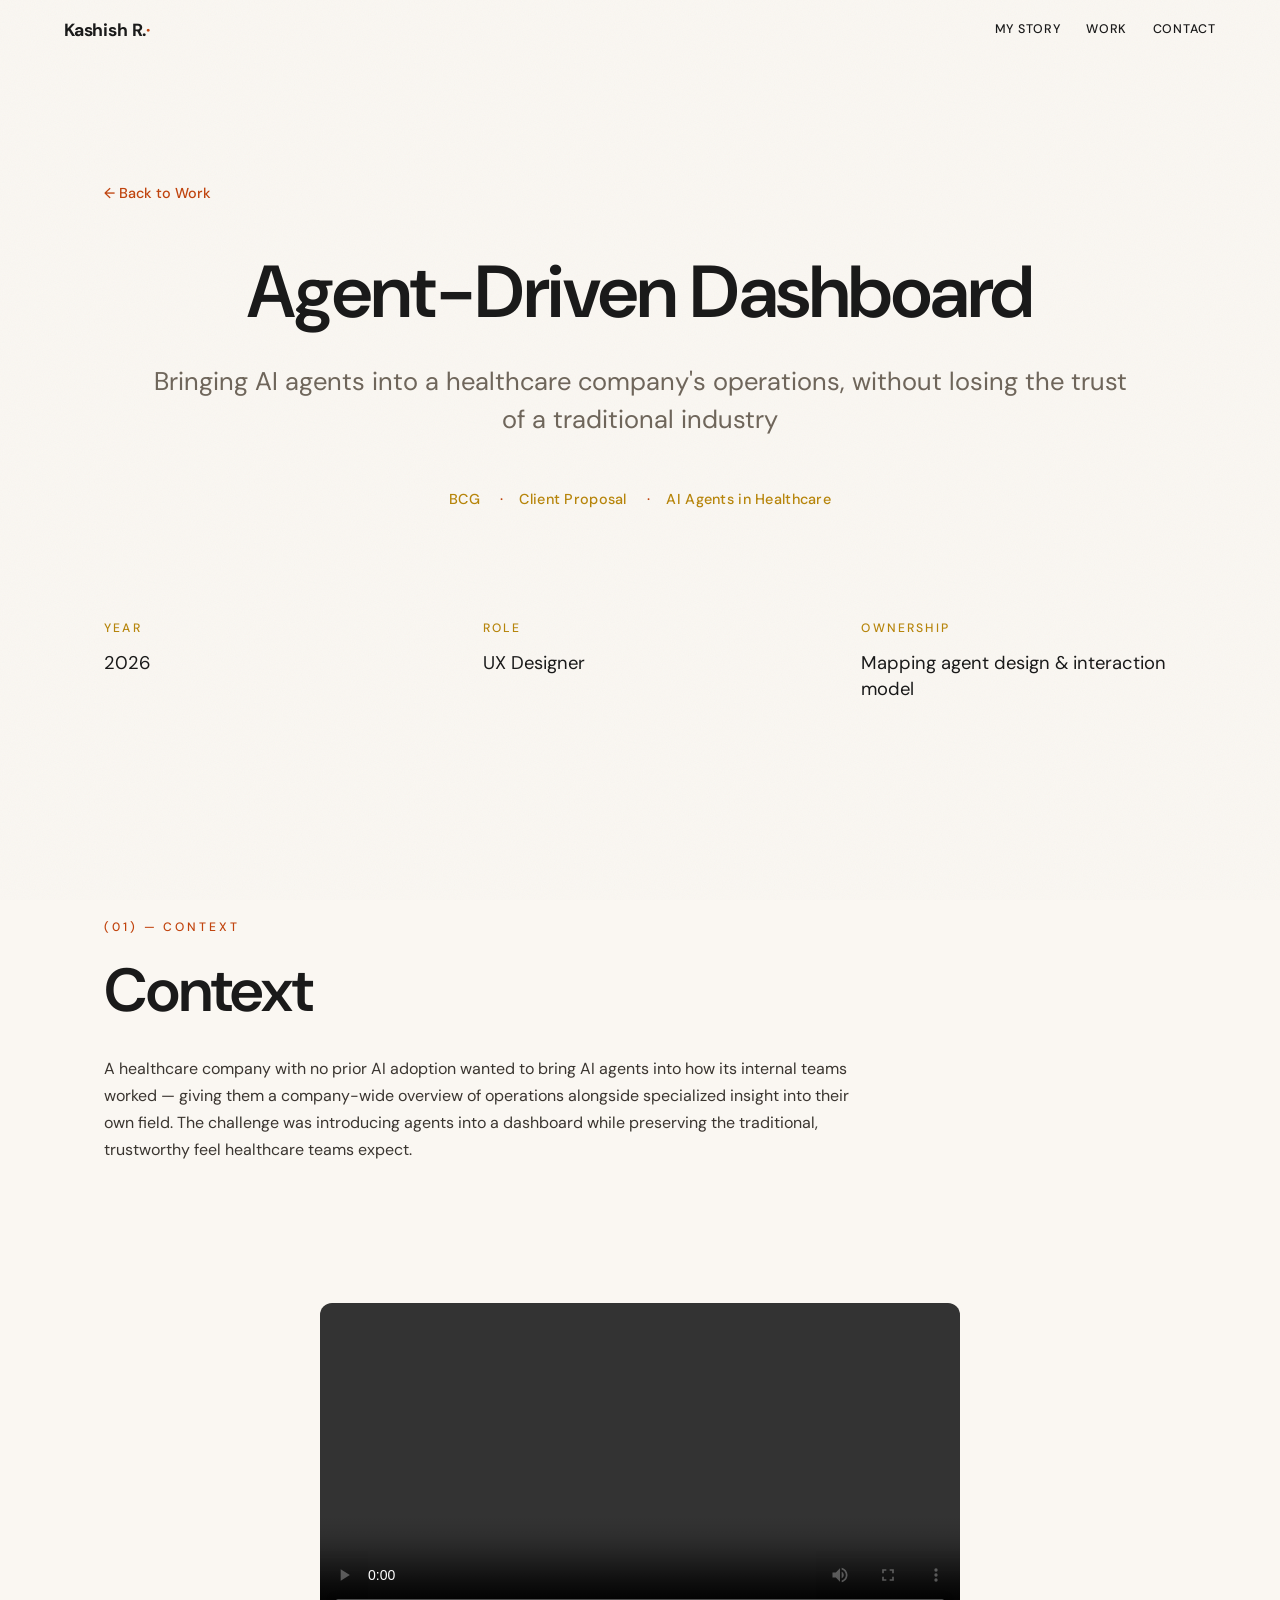
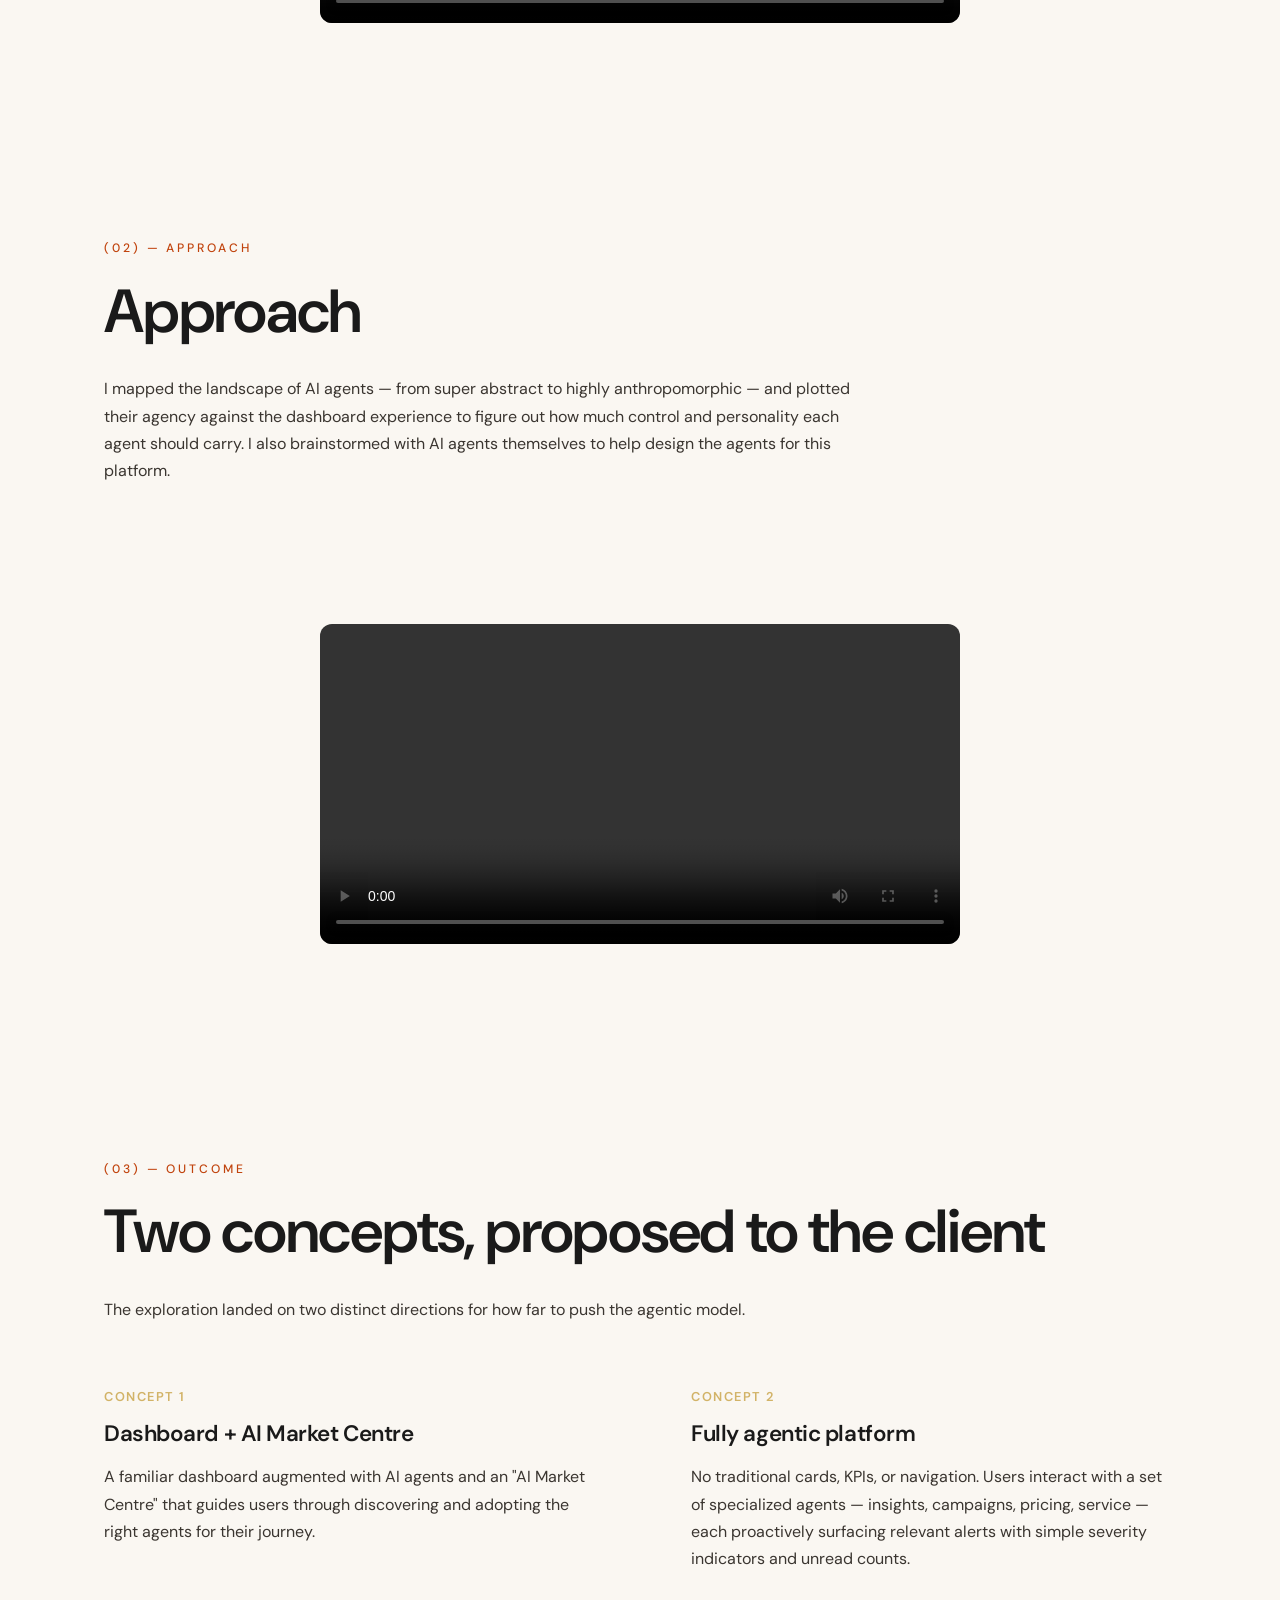
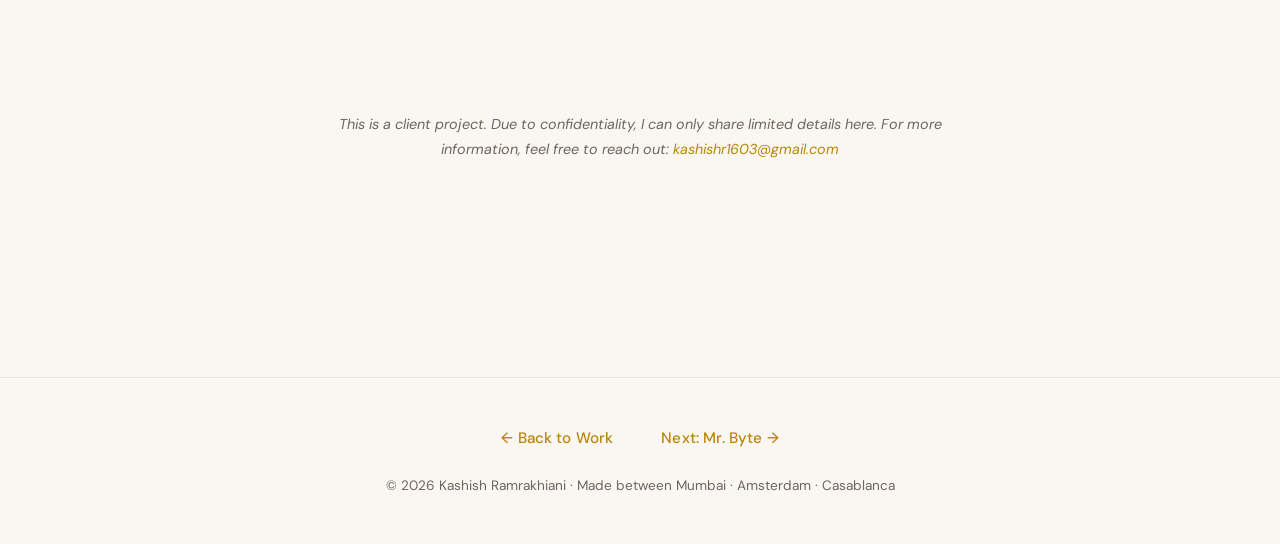
<file: dashboard.html>
<!DOCTYPE html>
<html lang="en">
<head>
  <meta charset="UTF-8" />
  <meta name="viewport" content="width=device-width, initial-scale=1.0" />
  <meta name="description" content="Agent-Driven Dashboard — reimagining healthcare operations through AI agents, designed at BCG, Casablanca, by Kashish Ramrakhiani" />
  <title>Agent-Driven Dashboard — Kashish Ramrakhiani</title>
  <link rel="preconnect" href="https://fonts.googleapis.com" />
  <link rel="preconnect" href="https://fonts.gstatic.com" crossorigin />
  <link href="https://fonts.googleapis.com/css2?family=DM+Sans:opsz,wght@9..40,200;9..40,300;9..40,400;9..40,500;9..40,600;9..40,700&display=swap" rel="stylesheet" />
  <link rel="stylesheet" href="styles.css" />
</head>
<body class="project-page proj-data-dashboard entered">
  <div class="cursor-glow" id="cursor-glow" aria-hidden="true"></div>

  <header class="topnav" id="topnav">
    <a href="index.html#portal" class="topnav__logo">Kashish R.<span>·</span></a>
    <nav class="topnav__links">
      <a href="index.html#story">My Story</a>
      <a href="index.html#work">Work</a>
      <a href="index.html#contact">Contact</a>
    </nav>
  </header>

  <main class="project-main">
    <!-- Hero Section -->
    <section class="project-hero">
      <div class="container">
        <div class="project-backrow"><a href="index.html#work" class="project-back">← Back to Work</a></div>
        <h1 class="project-title">Agent-Driven Dashboard</h1>
        <p class="project-subtitle">Bringing AI agents into a healthcare company's operations, without losing the trust of a traditional industry</p>
        <div class="project-tags">
          <span>BCG</span>
          <span>Client Proposal</span>
          <span>AI Agents in Healthcare</span>
        </div>
      </div>
    </section>

    <!-- Section 1 — Project Info -->
    <section class="section">
      <div class="container">
        <div class="project-info">
          <div class="info-item">
            <span class="info-label">Year</span>
            <span class="info-value">2026</span>
          </div>
          <div class="info-item">
            <span class="info-label">Role</span>
            <span class="info-value">UX Designer</span>
          </div>
          <div class="info-item">
            <span class="info-label">Ownership</span>
            <span class="info-value">Mapping agent design & interaction model</span>
          </div>
        </div>
      </div>
    </section>

    <!-- Section 2 — Context -->
    <section class="section">
      <div class="container">
        <p class="section__index">(01) — Context</p>
        <h2 class="section__title">Context</h2>
        <p class="content-text">A healthcare company with no prior AI adoption wanted to bring AI agents into how its internal teams worked — giving them a company-wide overview of operations alongside specialized insight into their own field. The challenge was introducing agents into a dashboard while preserving the traditional, trustworthy feel healthcare teams expect.</p>
      </div>
    </section>

    <!-- Product video -->
    <section class="section" style="padding-top: 0;">
      <div class="container">
        <video src="AgenticPlatfrom-video1.mov" controls playsinline style="width: 100%; max-width: 640px; border-radius: 12px; display: block; margin: 0 auto;"></video>
      </div>
    </section>

    <!-- Section 3 — Approach -->
    <section class="section">
      <div class="container">
        <p class="section__index">(02) — Approach</p>
        <h2 class="section__title">Approach</h2>
        <p class="content-text">I mapped the landscape of AI agents — from super abstract to highly anthropomorphic — and plotted their agency against the dashboard experience to figure out how much control and personality each agent should carry. I also brainstormed with AI agents themselves to help design the agents for this platform.</p>
      </div>
    </section>

    <!-- Product video -->
    <section class="section" style="padding-top: 0;">
      <div class="container">
        <video src="AgenticPlatfrom-video2.mov" controls playsinline style="width: 100%; max-width: 640px; border-radius: 12px; display: block; margin: 0 auto;"></video>
      </div>
    </section>

    <!-- Section 4 — Outcome -->
    <section class="section">
      <div class="container">
        <p class="section__index">(03) — Outcome</p>
        <h2 class="section__title">Two concepts, proposed to the client</h2>
        <p class="content-text">The exploration landed on two distinct directions for how far to push the agentic model.</p>
        <div class="solution-parts">
          <div class="solution-part">
            <div class="part-label">Concept 1</div>
            <h3>Dashboard + AI Market Centre</h3>
            <p>A familiar dashboard augmented with AI agents and an "AI Market Centre" that guides users through discovering and adopting the right agents for their journey.</p>
          </div>
          <div class="solution-part">
            <div class="part-label">Concept 2</div>
            <h3>Fully agentic platform</h3>
            <p>No traditional cards, KPIs, or navigation. Users interact with a set of specialized agents — insights, campaigns, pricing, service — each proactively surfacing relevant alerts with simple severity indicators and unread counts.</p>
          </div>
        </div>
      </div>
    </section>

    <!-- Confidentiality note -->
    <section class="section" style="padding-top: 0;">
      <div class="container">
        <p class="project-note">This is a client project. Due to confidentiality, I can only share limited details here. For more information, feel free to reach out: <a href="mailto:kashishr1603@gmail.com">kashishr1603@gmail.com</a></p>
      </div>
    </section>

    <!-- Footer -->
    <footer class="project-footer">
      <div class="container">
        <div class="project-footer__nav">
          <a href="index.html#work" class="cv-btn">← Back to Work</a>
          <a href="mr-byte.html" class="cv-btn">Next: Mr. Byte →</a>
        </div>
        <p class="project-foot-note">© 2026 Kashish Ramrakhiani · Made between Mumbai · Amsterdam · Casablanca</p>
      </div>
    </footer>
  </main>

  <script src="script.js"></script>
</body>
</html>
</file>
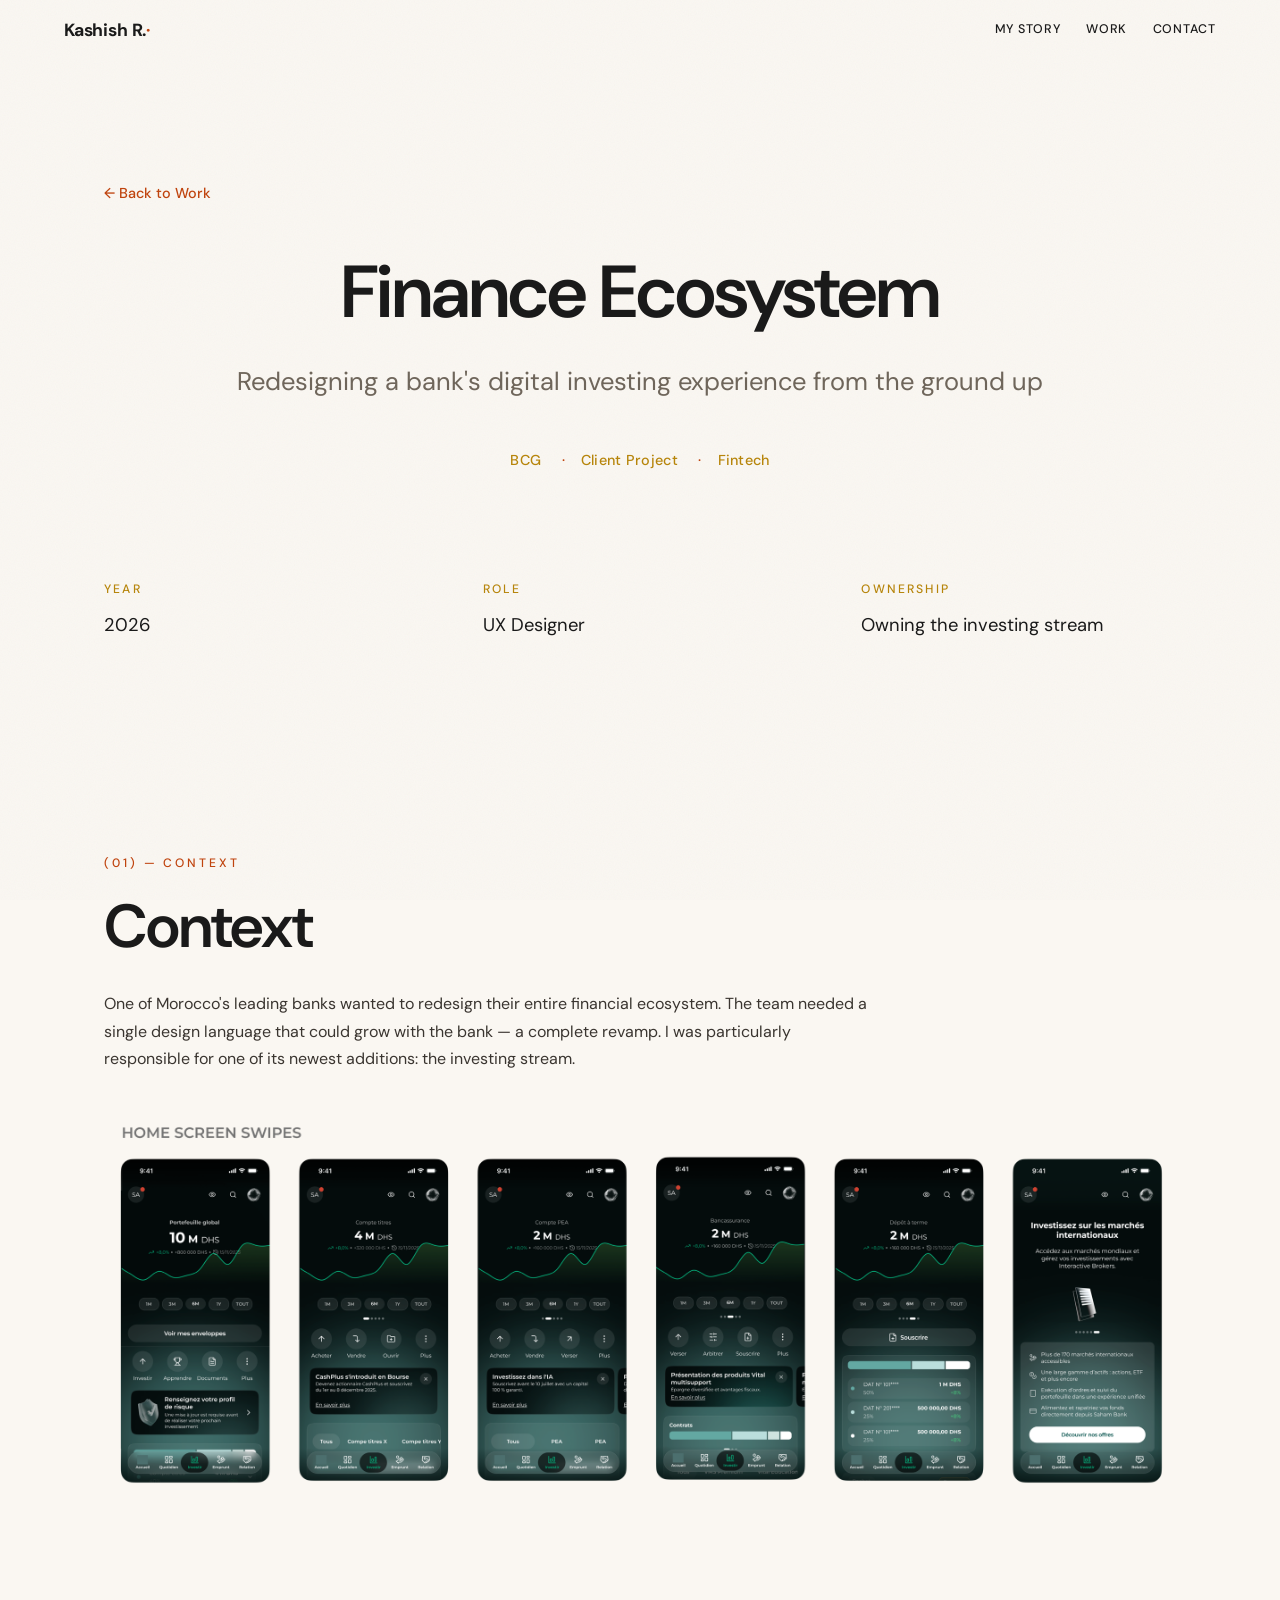
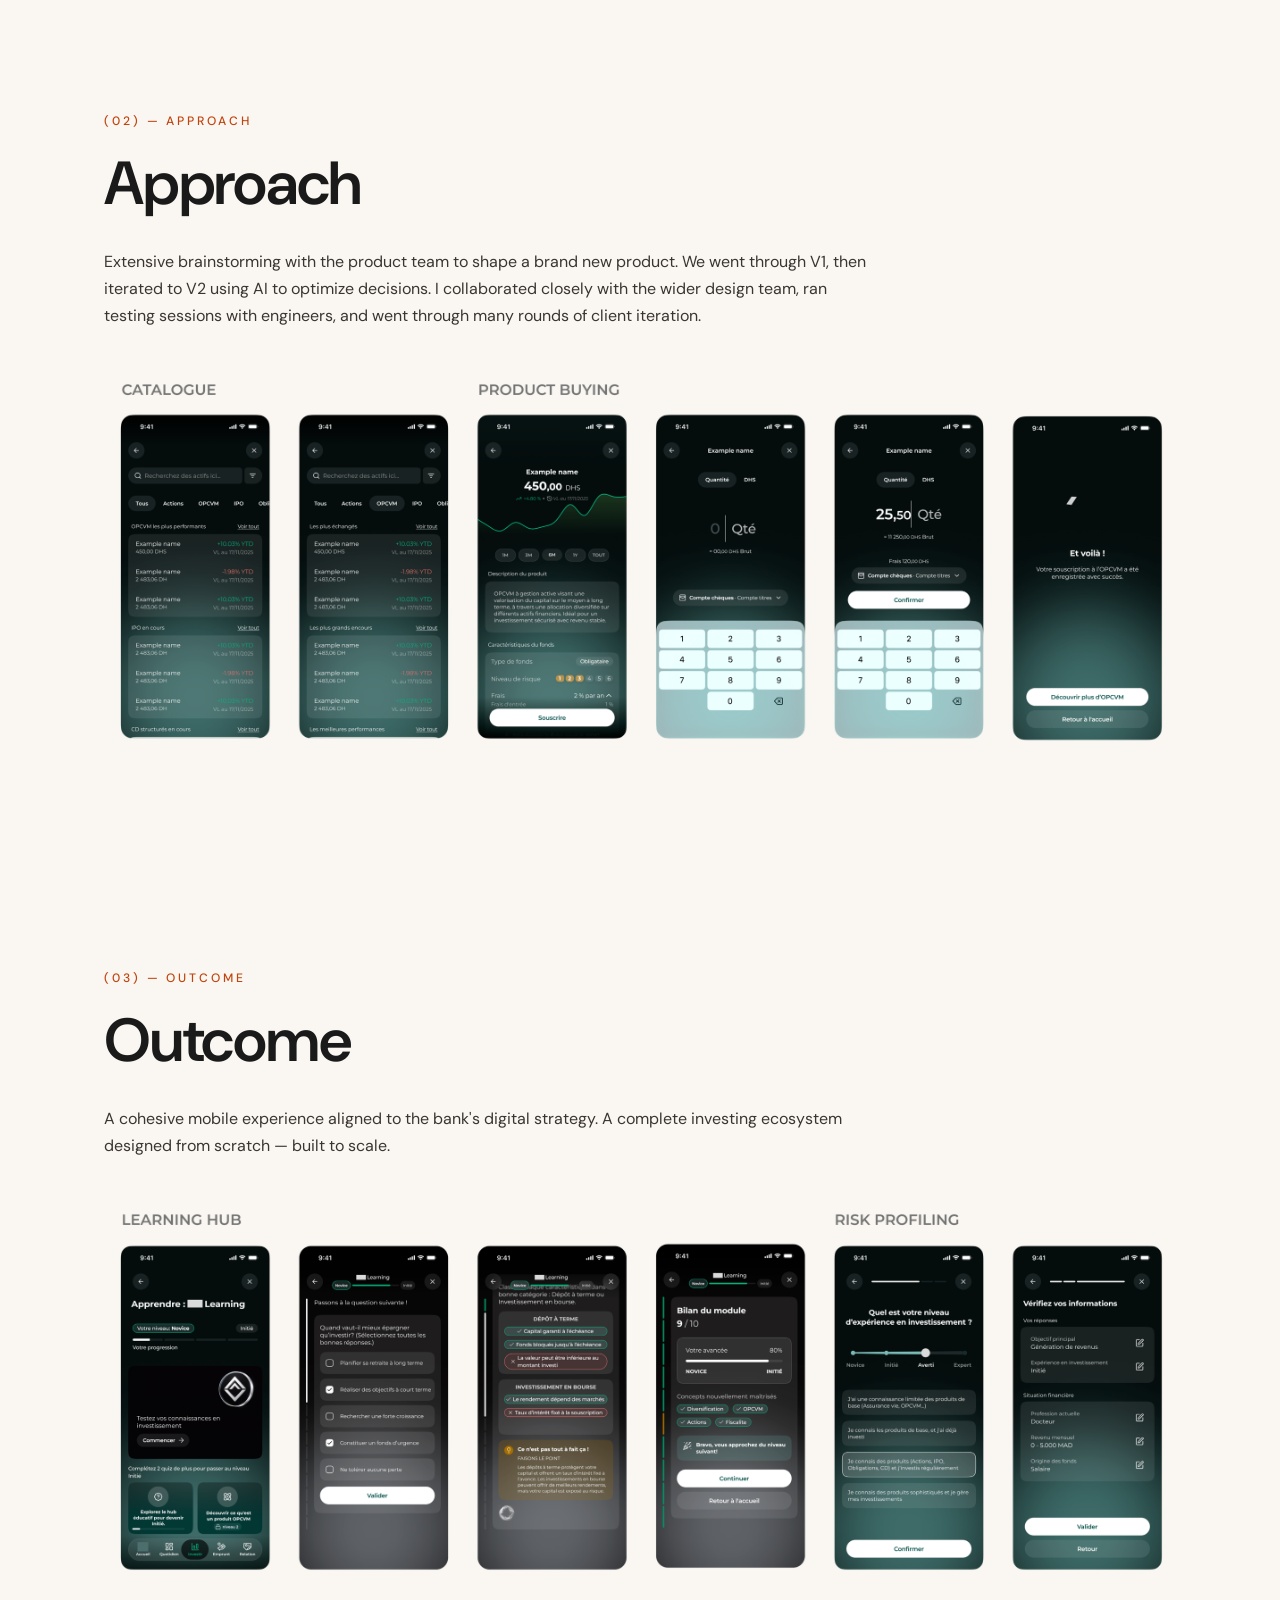
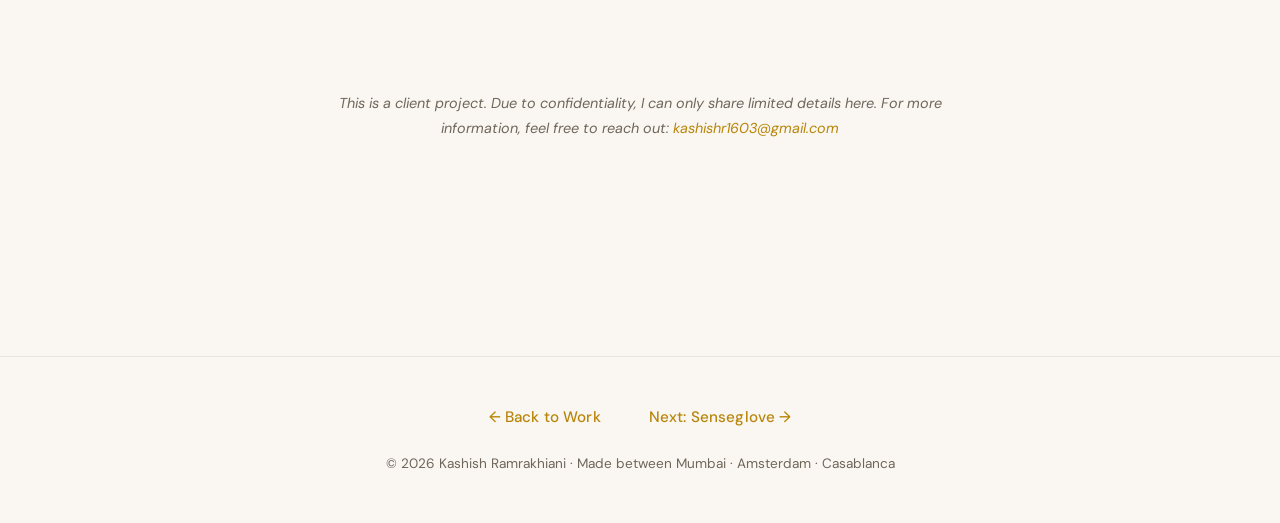
<file: finance-ecosystem.html>
<!DOCTYPE html>
<html lang="en">
<head>
  <meta charset="UTF-8" />
  <meta name="viewport" content="width=device-width, initial-scale=1.0" />
  <meta name="description" content="Finance Ecosystem — redesigning a bank's digital investing experience from the ground up, by Kashish Ramrakhiani" />
  <title>Finance Ecosystem — Kashish Ramrakhiani</title>
  <link rel="preconnect" href="https://fonts.googleapis.com" />
  <link rel="preconnect" href="https://fonts.gstatic.com" crossorigin />
  <link href="https://fonts.googleapis.com/css2?family=DM+Sans:opsz,wght@9..40,200;9..40,300;9..40,400;9..40,500;9..40,600;9..40,700&display=swap" rel="stylesheet" />
  <link rel="stylesheet" href="styles.css" />
</head>
<body class="project-page proj-finance-ecosystem entered">
  <div class="cursor-glow" id="cursor-glow" aria-hidden="true"></div>

  <header class="topnav" id="topnav">
    <a href="index.html#portal" class="topnav__logo">Kashish R.<span>·</span></a>
    <nav class="topnav__links">
      <a href="index.html#story">My Story</a>
      <a href="index.html#work">Work</a>
      <a href="index.html#contact">Contact</a>
    </nav>
  </header>

  <main class="project-main">
    <!-- Hero Section -->
    <section class="project-hero">
      <div class="container">
        <div class="project-backrow"><a href="index.html#work" class="project-back">← Back to Work</a></div>
        <h1 class="project-title">Finance Ecosystem</h1>
        <p class="project-subtitle">Redesigning a bank's digital investing experience from the ground up</p>
        <div class="project-tags">
          <span>BCG</span>
          <span>Client Project</span>
          <span>Fintech</span>
        </div>
      </div>
    </section>

    <!-- Section 1 — Project Info -->
    <section class="section">
      <div class="container">
        <div class="project-info">
          <div class="info-item">
            <span class="info-label">Year</span>
            <span class="info-value">2026</span>
          </div>
          <div class="info-item">
            <span class="info-label">Role</span>
            <span class="info-value">UX Designer</span>
          </div>
          <div class="info-item">
            <span class="info-label">Ownership</span>
            <span class="info-value">Owning the investing stream</span>
          </div>
        </div>
      </div>
    </section>

    <!-- Section 2 — Context -->
    <section class="section">
      <div class="container">
        <p class="section__index">(01) — Context</p>
        <h2 class="section__title">Context</h2>
        <p class="content-text">One of Morocco's leading banks wanted to redesign their entire financial ecosystem. The team needed a single design language that could grow with the bank — a complete revamp. I was particularly responsible for one of its newest additions: the investing stream.</p>
        <img class="project-image" src="financial-1.png" alt="Finance Ecosystem — context" loading="lazy" />
      </div>
    </section>

    <!-- Section 3 — Approach -->
    <section class="section">
      <div class="container">
        <p class="section__index">(02) — Approach</p>
        <h2 class="section__title">Approach</h2>
        <p class="content-text">Extensive brainstorming with the product team to shape a brand new product. We went through V1, then iterated to V2 using AI to optimize decisions. I collaborated closely with the wider design team, ran testing sessions with engineers, and went through many rounds of client iteration.</p>
        <img class="project-image" src="financial-2.png" alt="Finance Ecosystem — approach" loading="lazy" />
      </div>
    </section>

    <!-- Section 4 — Outcome -->
    <section class="section">
      <div class="container">
        <p class="section__index">(03) — Outcome</p>
        <h2 class="section__title">Outcome</h2>
        <p class="content-text">A cohesive mobile experience aligned to the bank's digital strategy. A complete investing ecosystem designed from scratch — built to scale.</p>
        <img class="project-image" src="financial-3A.png" alt="Finance Ecosystem — outcome" loading="lazy" />
      </div>
    </section>

    <!-- Confidentiality note -->
    <section class="section" style="padding-top: 0;">
      <div class="container">
        <p class="project-note">This is a client project. Due to confidentiality, I can only share limited details here. For more information, feel free to reach out: <a href="mailto:kashishr1603@gmail.com">kashishr1603@gmail.com</a></p>
      </div>
    </section>

    <!-- Footer -->
    <footer class="project-footer">
      <div class="container">
        <div class="project-footer__nav">
          <a href="index.html#work" class="cv-btn">← Back to Work</a>
          <a href="senseglove.html" class="cv-btn">Next: Senseglove →</a>
        </div>
        <p class="project-foot-note">© 2026 Kashish Ramrakhiani · Made between Mumbai · Amsterdam · Casablanca</p>
      </div>
    </footer>
  </main>

  <script src="script.js"></script>
</body>
</html>
</file>
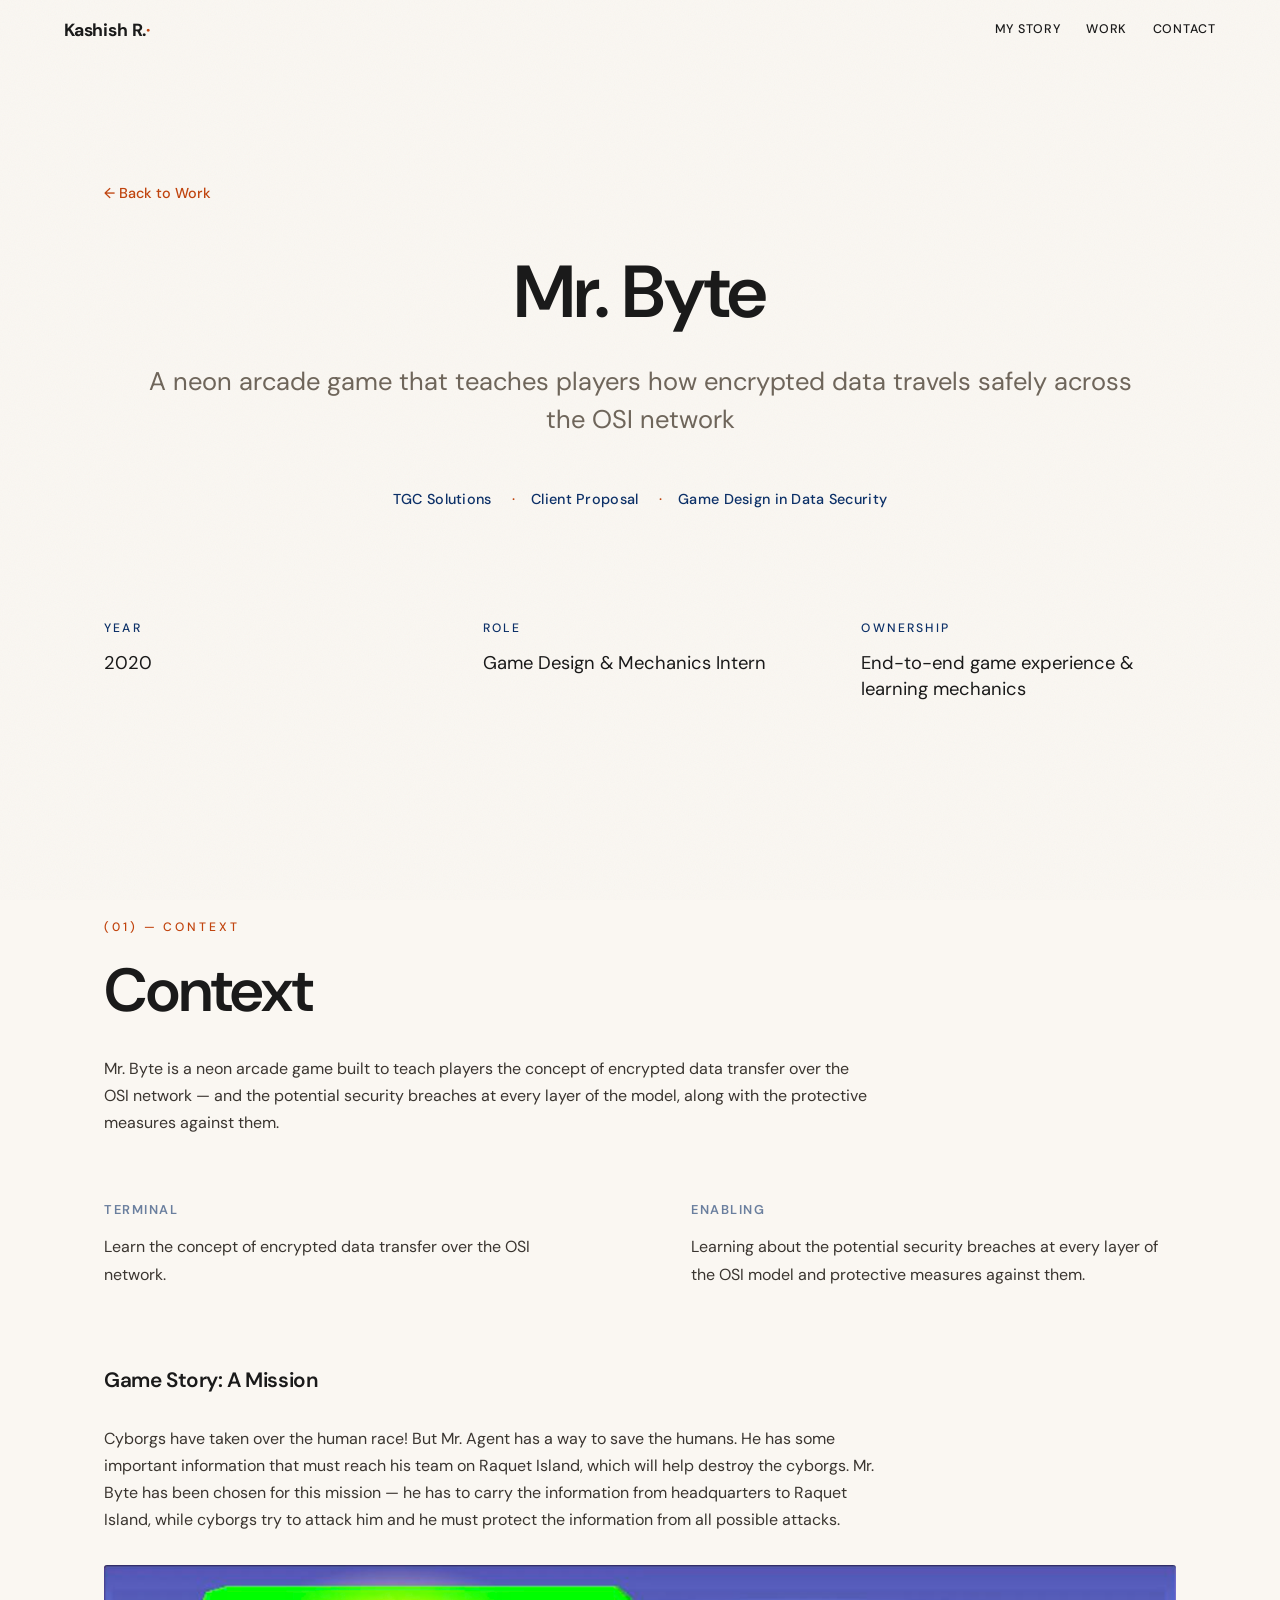
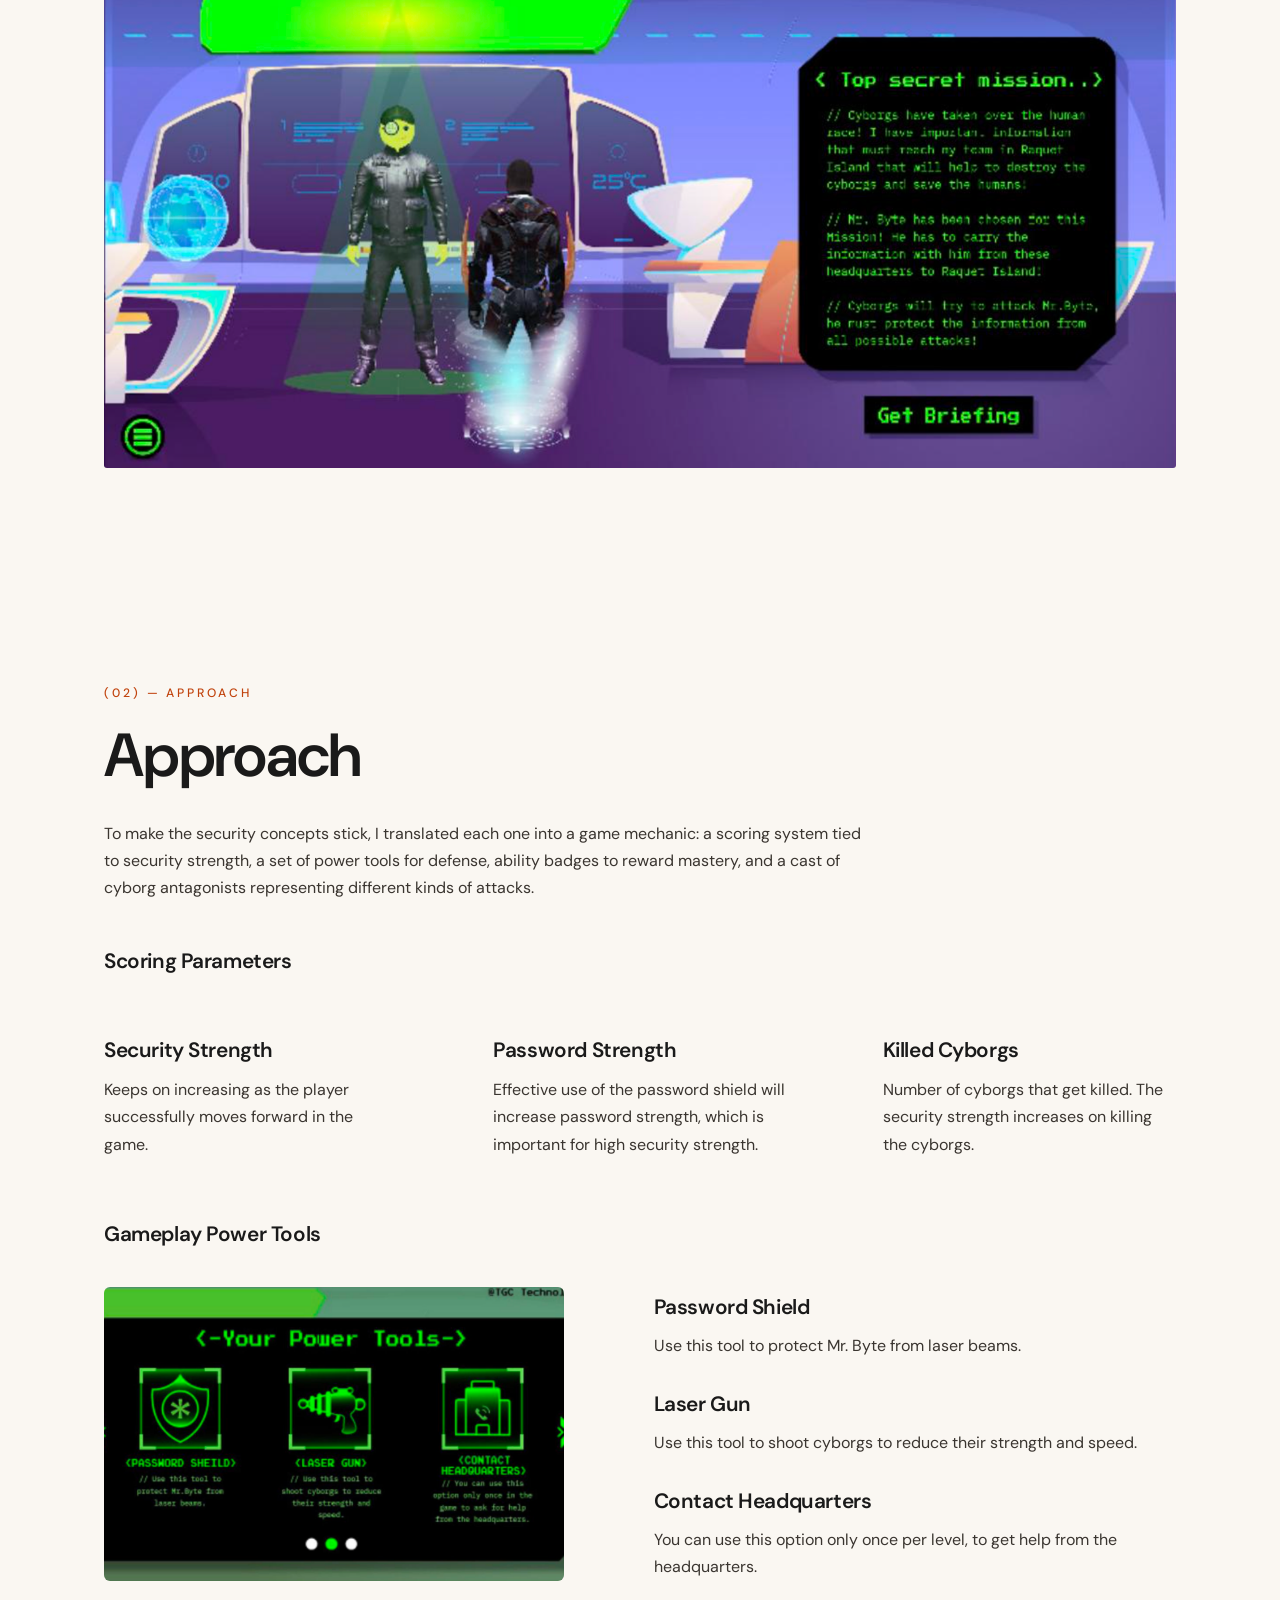
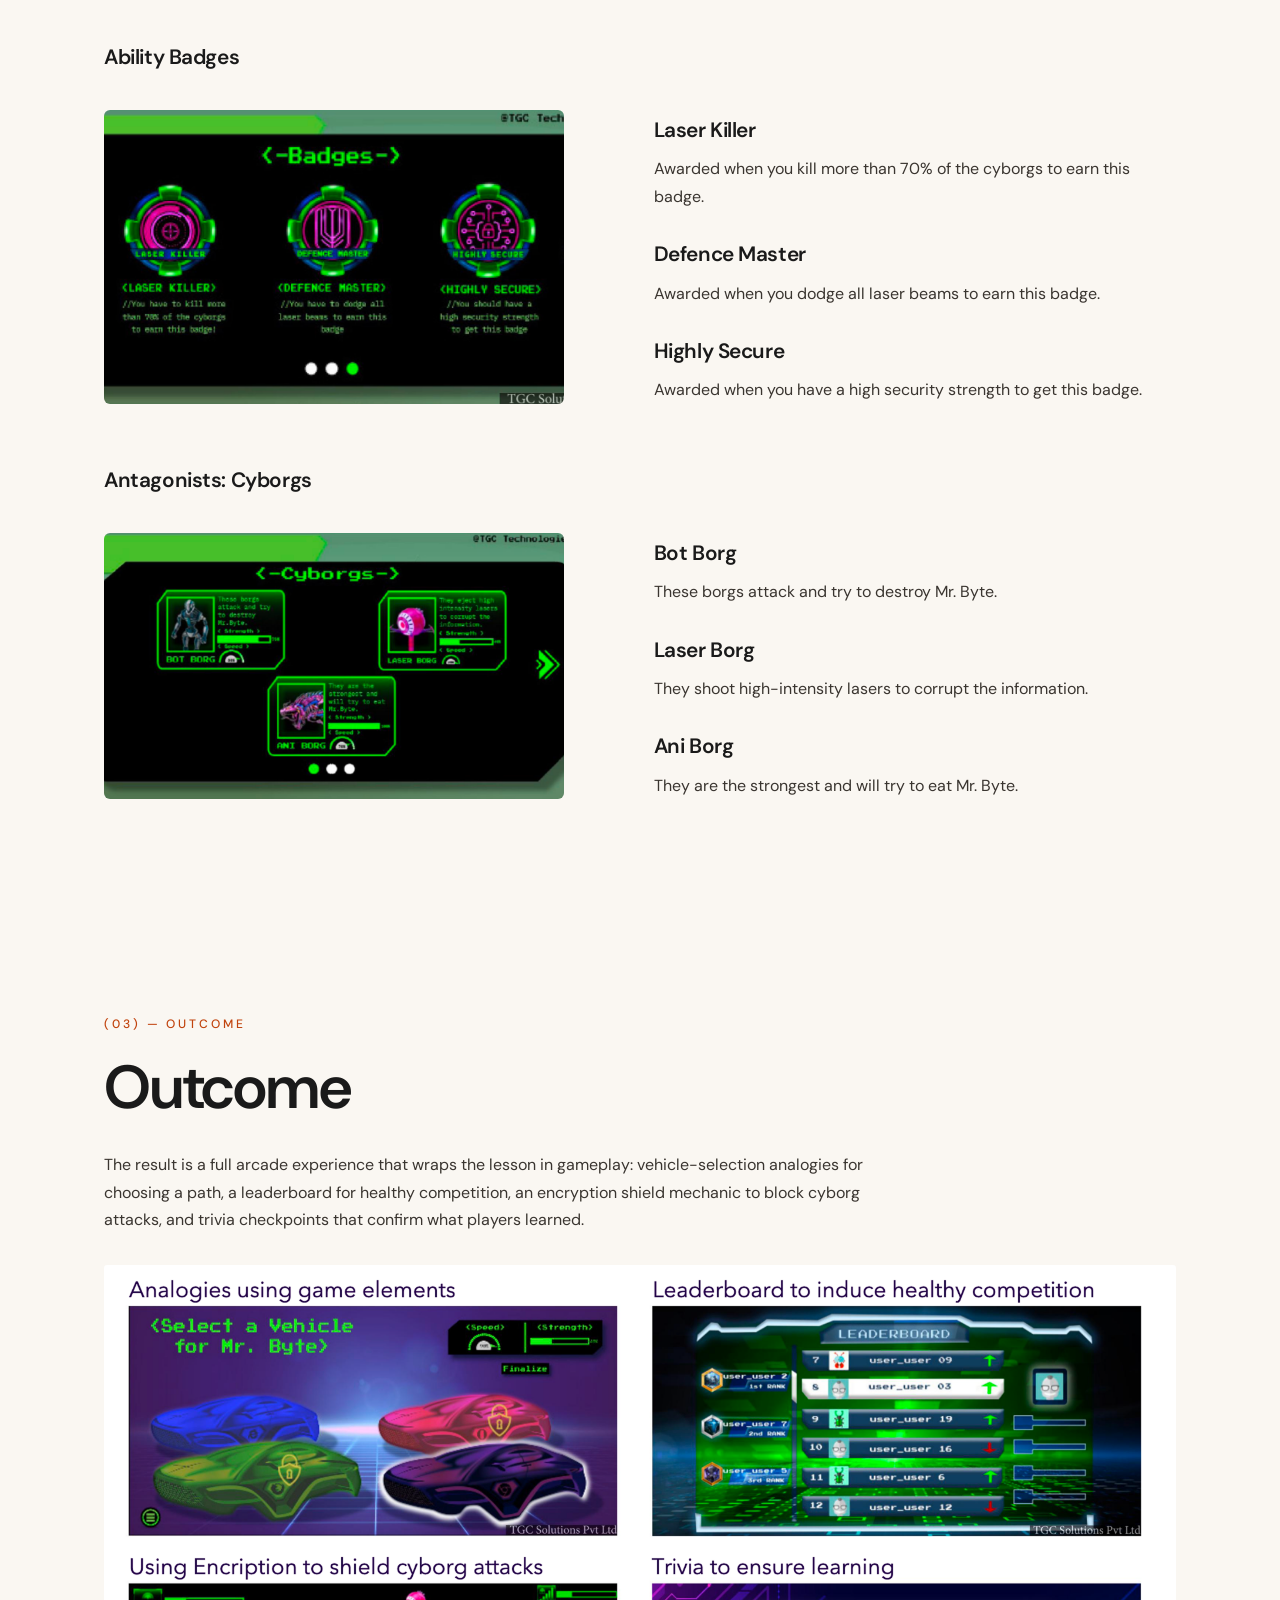
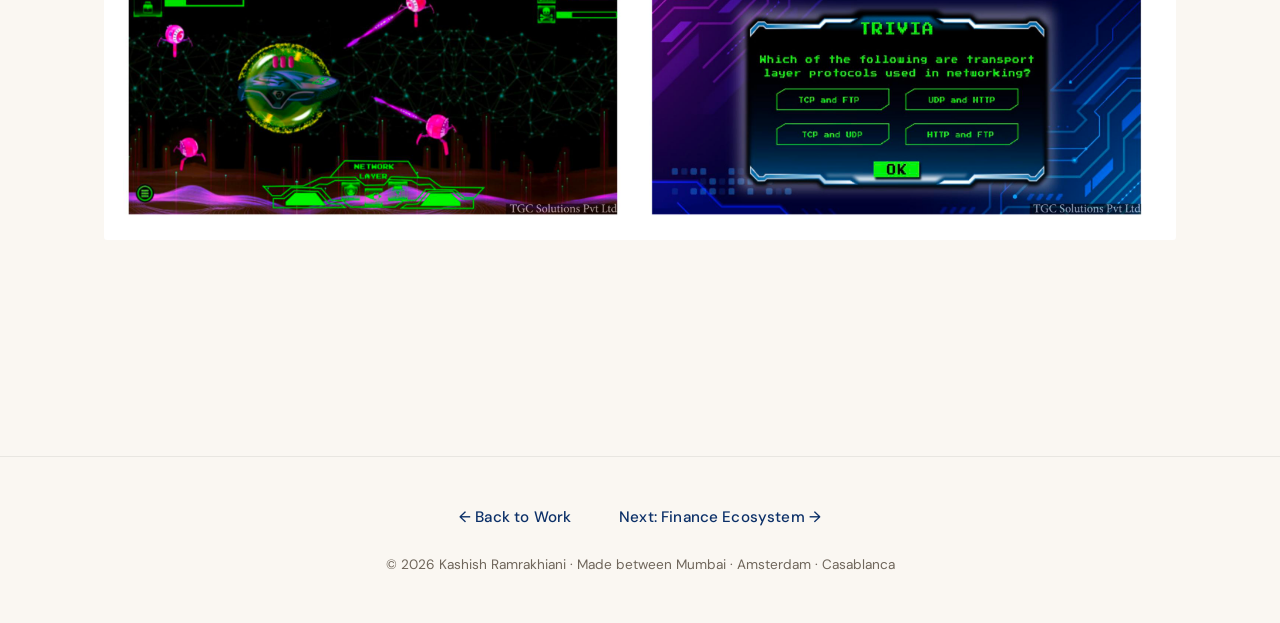
<file: mr-byte.html>
<!DOCTYPE html>
<html lang="en">
<head>
  <meta charset="UTF-8" />
  <meta name="viewport" content="width=device-width, initial-scale=1.0" />
  <meta name="description" content="Mr. Byte — a neon arcade game teaching players how encrypted data travels across the OSI network, by Kashish Ramrakhiani" />
  <title>Mr. Byte — Kashish Ramrakhiani</title>
  <link rel="preconnect" href="https://fonts.googleapis.com" />
  <link rel="preconnect" href="https://fonts.gstatic.com" crossorigin />
  <link href="https://fonts.googleapis.com/css2?family=DM+Sans:opsz,wght@9..40,200;9..40,300;9..40,400;9..40,500;9..40,600;9..40,700&display=swap" rel="stylesheet" />
  <link rel="stylesheet" href="styles.css" />
</head>
<body class="project-page proj-mr-byte entered">
  <div class="cursor-glow" id="cursor-glow" aria-hidden="true"></div>

  <header class="topnav" id="topnav">
    <a href="index.html#portal" class="topnav__logo">Kashish R.<span>·</span></a>
    <nav class="topnav__links">
      <a href="index.html#story">My Story</a>
      <a href="index.html#work">Work</a>
      <a href="index.html#contact">Contact</a>
    </nav>
  </header>

  <main class="project-main">
    <!-- Hero Section -->
    <section class="project-hero">
      <div class="container">
        <div class="project-backrow"><a href="index.html#work" class="project-back">← Back to Work</a></div>
        <h1 class="project-title">Mr. Byte</h1>
        <p class="project-subtitle">A neon arcade game that teaches players how encrypted data travels safely across the OSI network</p>
        <div class="project-tags">
          <span>TGC Solutions</span>
          <span>Client Proposal</span>
          <span>Game Design in Data Security</span>
        </div>
      </div>
    </section>

    <!-- Section 1 — Project Info -->
    <section class="section">
      <div class="container">
        <div class="project-info">
          <div class="info-item">
            <span class="info-label">Year</span>
            <span class="info-value">2020</span>
          </div>
          <div class="info-item">
            <span class="info-label">Role</span>
            <span class="info-value">Game Design & Mechanics Intern</span>
          </div>
          <div class="info-item">
            <span class="info-label">Ownership</span>
            <span class="info-value">End-to-end game experience & learning mechanics</span>
          </div>
        </div>
      </div>
    </section>

    <!-- Section 2 — Context -->
    <section class="section">
      <div class="container">
        <p class="section__index">(01) — Context</p>
        <h2 class="section__title">Context</h2>
        <p class="content-text">Mr. Byte is a neon arcade game built to teach players the concept of encrypted data transfer over the OSI network — and the potential security breaches at every layer of the model, along with the protective measures against them.</p>
        <div class="solution-parts">
          <div class="solution-part">
            <div class="part-label">Terminal</div>
            <p>Learn the concept of encrypted data transfer over the OSI network.</p>
          </div>
          <div class="solution-part">
            <div class="part-label">Enabling</div>
            <p>Learning about the potential security breaches at every layer of the OSI model and protective measures against them.</p>
          </div>
        </div>
        <h3 class="method-name" style="margin-top: 3rem;">Game Story: A Mission</h3>
        <p class="content-text">Cyborgs have taken over the human race! But Mr. Agent has a way to save the humans. He has some important information that must reach his team on Raquet Island, which will help destroy the cyborgs. Mr. Byte has been chosen for this mission — he has to carry the information from headquarters to Raquet Island, while cyborgs try to attack him and he must protect the information from all possible attacks.</p>
        <img class="project-image" src="Byte-1.png" alt="Mr. Byte — the game story mission briefing" loading="lazy" />
      </div>
    </section>

    <!-- Section 3 — Approach -->
    <section class="section">
      <div class="container">
        <p class="section__index">(02) — Approach</p>
        <h2 class="section__title">Approach</h2>
        <p class="content-text">To make the security concepts stick, I translated each one into a game mechanic: a scoring system tied to security strength, a set of power tools for defense, ability badges to reward mastery, and a cast of cyborg antagonists representing different kinds of attacks.</p>

        <h3 class="method-name" style="margin-top: 3rem;">Scoring Parameters</h3>
        <div class="research-methods">
          <div class="research-method">
            <h3 class="method-name">Security Strength</h3>
            <p class="method-description">Keeps on increasing as the player successfully moves forward in the game.</p>
          </div>
          <div class="research-method">
            <h3 class="method-name">Password Strength</h3>
            <p class="method-description">Effective use of the password shield will increase password strength, which is important for high security strength.</p>
          </div>
          <div class="research-method">
            <h3 class="method-name">Killed Cyborgs</h3>
            <p class="method-description">Number of cyborgs that get killed. The security strength increases on killing the cyborgs.</p>
          </div>
        </div>

        <h3 class="method-name" style="margin-top: 4rem;">Gameplay Power Tools</h3>
        <div class="method-showcase">
          <img class="method-showcase__image" src="Byte-2.png" alt="Mr. Byte — gameplay power tools" loading="lazy" />
          <div class="method-showcase__list">
            <div class="research-method">
              <h3 class="method-name">Password Shield</h3>
              <p class="method-description">Use this tool to protect Mr. Byte from laser beams.</p>
            </div>
            <div class="research-method">
              <h3 class="method-name">Laser Gun</h3>
              <p class="method-description">Use this tool to shoot cyborgs to reduce their strength and speed.</p>
            </div>
            <div class="research-method">
              <h3 class="method-name">Contact Headquarters</h3>
              <p class="method-description">You can use this option only once per level, to get help from the headquarters.</p>
            </div>
          </div>
        </div>

        <h3 class="method-name" style="margin-top: 4rem;">Ability Badges</h3>
        <div class="method-showcase">
          <img class="method-showcase__image" src="Byte-3.png" alt="Mr. Byte — ability badges" loading="lazy" />
          <div class="method-showcase__list">
            <div class="research-method">
              <h3 class="method-name">Laser Killer</h3>
              <p class="method-description">Awarded when you kill more than 70% of the cyborgs to earn this badge.</p>
            </div>
            <div class="research-method">
              <h3 class="method-name">Defence Master</h3>
              <p class="method-description">Awarded when you dodge all laser beams to earn this badge.</p>
            </div>
            <div class="research-method">
              <h3 class="method-name">Highly Secure</h3>
              <p class="method-description">Awarded when you have a high security strength to get this badge.</p>
            </div>
          </div>
        </div>

        <h3 class="method-name" style="margin-top: 4rem;">Antagonists: Cyborgs</h3>
        <div class="method-showcase">
          <img class="method-showcase__image" src="Byte-4.png" alt="Mr. Byte — antagonist cyborgs" loading="lazy" />
          <div class="method-showcase__list">
            <div class="research-method">
              <h3 class="method-name">Bot Borg</h3>
              <p class="method-description">These borgs attack and try to destroy Mr. Byte.</p>
            </div>
            <div class="research-method">
              <h3 class="method-name">Laser Borg</h3>
              <p class="method-description">They shoot high-intensity lasers to corrupt the information.</p>
            </div>
            <div class="research-method">
              <h3 class="method-name">Ani Borg</h3>
              <p class="method-description">They are the strongest and will try to eat Mr. Byte.</p>
            </div>
          </div>
        </div>
      </div>
    </section>

    <!-- Section 4 — Outcome -->
    <section class="section">
      <div class="container">
        <p class="section__index">(03) — Outcome</p>
        <h2 class="section__title">Outcome</h2>
        <p class="content-text">The result is a full arcade experience that wraps the lesson in gameplay: vehicle-selection analogies for choosing a path, a leaderboard for healthy competition, an encryption shield mechanic to block cyborg attacks, and trivia checkpoints that confirm what players learned.</p>
        <img class="project-image" src="Byte-5.png" alt="Mr. Byte — outcome: analogies, leaderboard, encryption shield, and trivia" loading="lazy" />
      </div>
    </section>

    <!-- Footer -->
    <footer class="project-footer">
      <div class="container">
        <div class="project-footer__nav">
          <a href="index.html#work" class="cv-btn">← Back to Work</a>
          <a href="finance-ecosystem.html" class="cv-btn">Next: Finance Ecosystem →</a>
        </div>
        <p class="project-foot-note">© 2026 Kashish Ramrakhiani · Made between Mumbai · Amsterdam · Casablanca</p>
      </div>
    </footer>
  </main>

  <script src="script.js"></script>
</body>
</html>
</file>
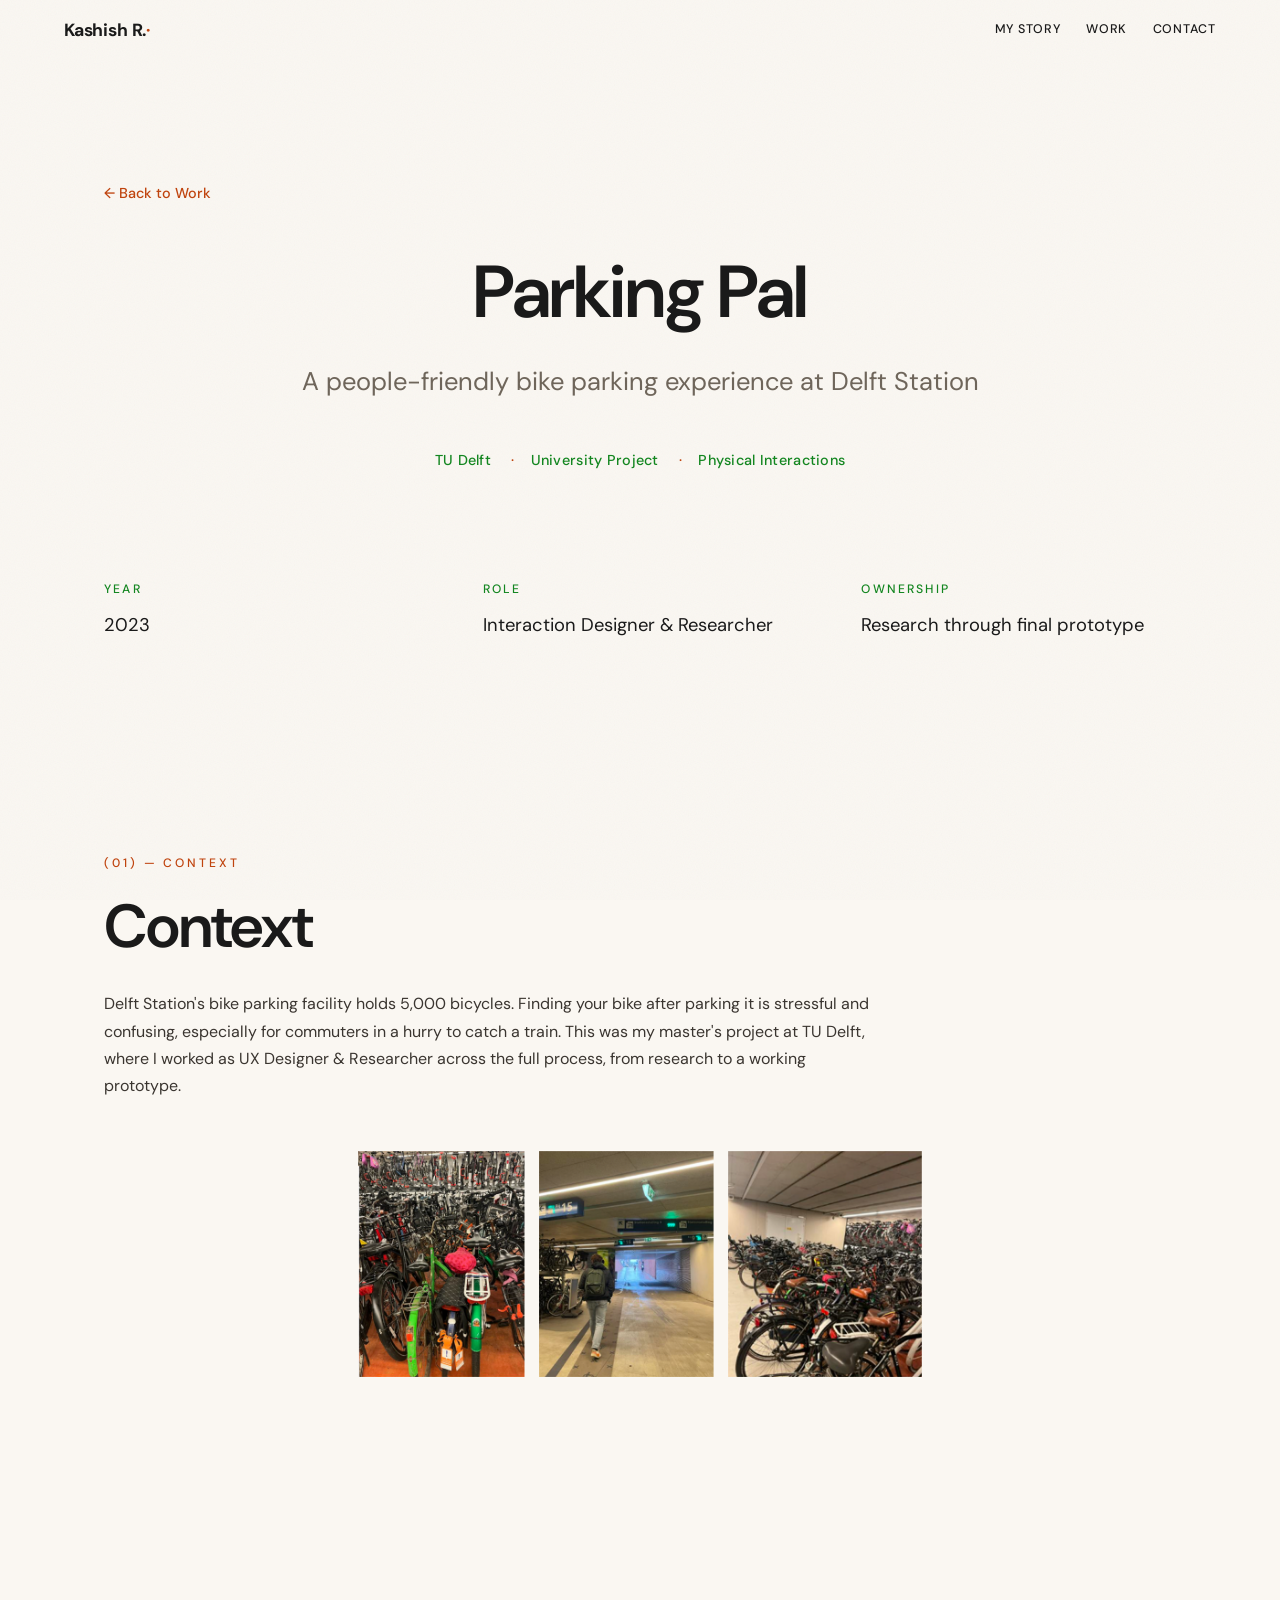
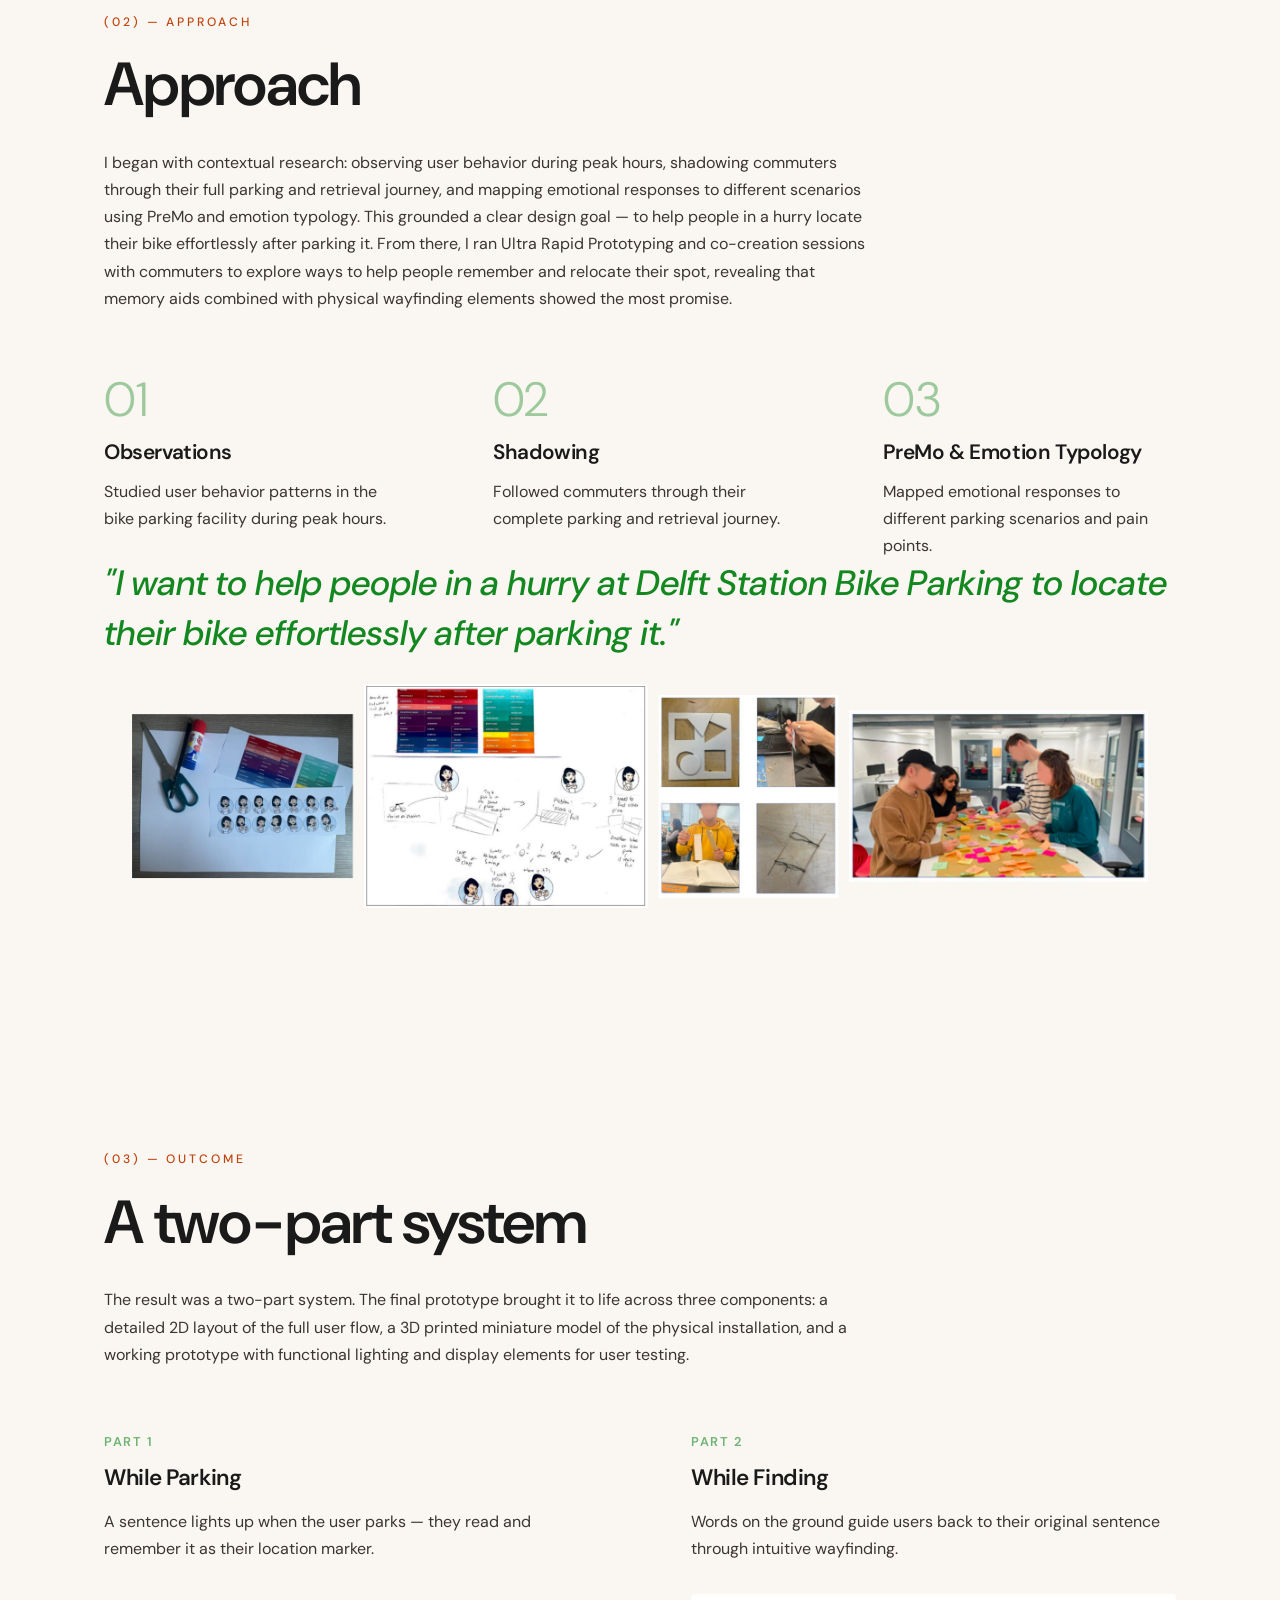
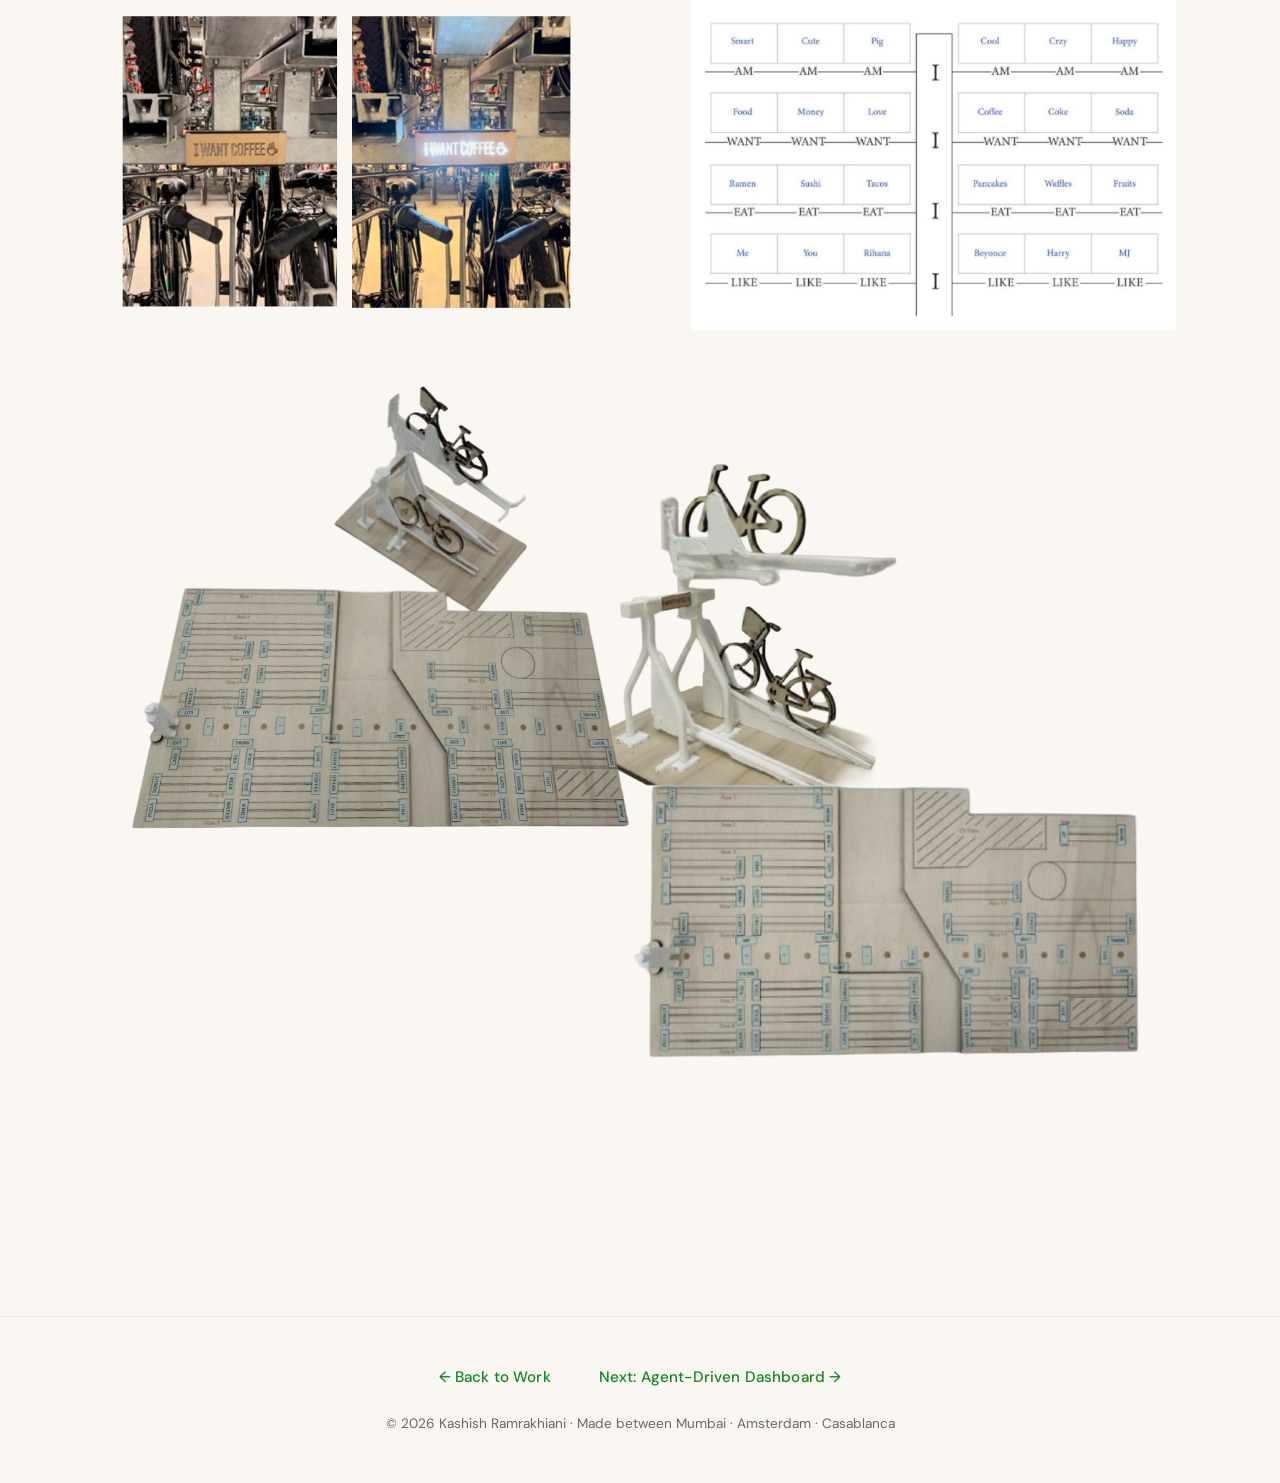
<file: parking-pal.html>
<!DOCTYPE html>
<html lang="en">
<head>
  <meta charset="UTF-8" />
  <meta name="viewport" content="width=device-width, initial-scale=1.0" />
  <meta name="description" content="Parking Pal — A people-friendly bike parking experience at Delft Station by Kashish Ramrakhiani" />
  <title>Parking Pal — Kashish Ramrakhiani</title>
  <link rel="preconnect" href="https://fonts.googleapis.com" />
  <link rel="preconnect" href="https://fonts.gstatic.com" crossorigin />
  <link href="https://fonts.googleapis.com/css2?family=DM+Sans:opsz,wght@9..40,200;9..40,300;9..40,400;9..40,500;9..40,600;9..40,700&display=swap" rel="stylesheet" />
  <link rel="stylesheet" href="styles.css" />
</head>
<body class="project-page proj-parking-pal entered">
  <div class="cursor-glow" id="cursor-glow" aria-hidden="true"></div>

  <header class="topnav" id="topnav">
    <a href="index.html#portal" class="topnav__logo">Kashish R.<span>·</span></a>
    <nav class="topnav__links">
      <a href="index.html#story">My Story</a>
      <a href="index.html#work">Work</a>
      <a href="index.html#contact">Contact</a>
    </nav>
  </header>

  <main class="project-main">
    <!-- Hero Section -->
    <section class="project-hero">
      <div class="container">
        <div class="project-backrow"><a href="index.html#work" class="project-back">← Back to Work</a></div>
        <h1 class="project-title">Parking Pal</h1>
        <p class="project-subtitle">A people-friendly bike parking experience at Delft Station</p>
        <div class="project-tags">
          <span>TU Delft</span>
          <span>University Project</span>
          <span>Physical Interactions</span>
        </div>
      </div>
    </section>

    <!-- Section 1 — Project Info -->
    <section class="section">
      <div class="container">
        <div class="project-info">
          <div class="info-item">
            <span class="info-label">Year</span>
            <span class="info-value">2023</span>
          </div>
          <div class="info-item">
            <span class="info-label">Role</span>
            <span class="info-value">Interaction Designer & Researcher</span>
          </div>
          <div class="info-item">
            <span class="info-label">Ownership</span>
            <span class="info-value">Research through final prototype</span>
          </div>
        </div>
      </div>
    </section>

    <!-- Section 2 — Context -->
    <section class="section">
      <div class="container">
        <p class="section__index">(01) — Context</p>
        <h2 class="section__title">Context</h2>
        <p class="content-text">Delft Station's bike parking facility holds 5,000 bicycles. Finding your bike after parking it is stressful and confusing, especially for commuters in a hurry to catch a train. This was my master's project at TU Delft, where I worked as UX Designer & Researcher across the full process, from research to a working prototype.</p>
        <img class="project-image" src="ParkingPal-1.png" alt="Parking Pal — context of Delft Station's bike parking facility" loading="lazy" style="max-width: 600px; margin: 0 auto; display: block;" />
      </div>
    </section>

    <!-- Section 3 — Approach -->
    <section class="section">
      <div class="container">
        <p class="section__index">(02) — Approach</p>
        <h2 class="section__title">Approach</h2>
        <p class="content-text">I began with contextual research: observing user behavior during peak hours, shadowing commuters through their full parking and retrieval journey, and mapping emotional responses to different scenarios using PreMo and emotion typology. This grounded a clear design goal — to help people in a hurry locate their bike effortlessly after parking it. From there, I ran Ultra Rapid Prototyping and co-creation sessions with commuters to explore ways to help people remember and relocate their spot, revealing that memory aids combined with physical wayfinding elements showed the most promise.</p>
        <div class="research-methods">
          <div class="research-method">
            <div class="method-number">01</div>
            <h3 class="method-name">Observations</h3>
            <p class="method-description">Studied user behavior patterns in the bike parking facility during peak hours.</p>
          </div>
          <div class="research-method">
            <div class="method-number">02</div>
            <h3 class="method-name">Shadowing</h3>
            <p class="method-description">Followed commuters through their complete parking and retrieval journey.</p>
          </div>
          <div class="research-method">
            <div class="method-number">03</div>
            <h3 class="method-name">PreMo & Emotion Typology</h3>
            <p class="method-description">Mapped emotional responses to different parking scenarios and pain points.</p>
          </div>
        </div>
        <blockquote class="goal-quote">
          "I want to help people in a hurry at Delft Station Bike Parking to locate their bike effortlessly after parking it."
        </blockquote>
        <img class="project-image" src="ParkingPal-2.png" alt="Parking Pal — research and approach" loading="lazy" />
      </div>
    </section>

    <!-- Section 4 — Outcome -->
    <section class="section">
      <div class="container">
        <p class="section__index">(03) — Outcome</p>
        <h2 class="section__title">A two-part system</h2>
        <p class="content-text">The result was a two-part system. The final prototype brought it to life across three components: a detailed 2D layout of the full user flow, a 3D printed miniature model of the physical installation, and a working prototype with functional lighting and display elements for user testing.</p>
        <div class="solution-parts">
          <div class="solution-part">
            <div class="part-label">Part 1</div>
            <h3>While Parking</h3>
            <p>A sentence lights up when the user parks — they read and remember it as their location marker.</p>
            <img class="project-image" src="ParkingPal-3.png" alt="Parking Pal — while parking, a sentence lights up as a location marker" loading="lazy" />
          </div>
          <div class="solution-part">
            <div class="part-label">Part 2</div>
            <h3>While Finding</h3>
            <p>Words on the ground guide users back to their original sentence through intuitive wayfinding.</p>
            <img class="project-image" src="ParkingPal-4.png" alt="Parking Pal — while finding, words on the ground guide wayfinding" loading="lazy" />
          </div>
        </div>
        <img class="project-image" src="ParkingPal-5.png" alt="Parking Pal — final prototype in use" loading="lazy" style="margin-top: 3rem;" />
      </div>
    </section>

    <!-- Footer -->
    <footer class="project-footer">
      <div class="container">
        <div class="project-footer__nav">
          <a href="index.html#work" class="cv-btn">← Back to Work</a>
          <a href="dashboard.html" class="cv-btn">Next: Agent-Driven Dashboard →</a>
        </div>
        <p class="project-foot-note">© 2026 Kashish Ramrakhiani · Made between Mumbai · Amsterdam · Casablanca</p>
      </div>
    </footer>
  </main>

  <script src="script.js"></script>
</body>
</html>
</file>
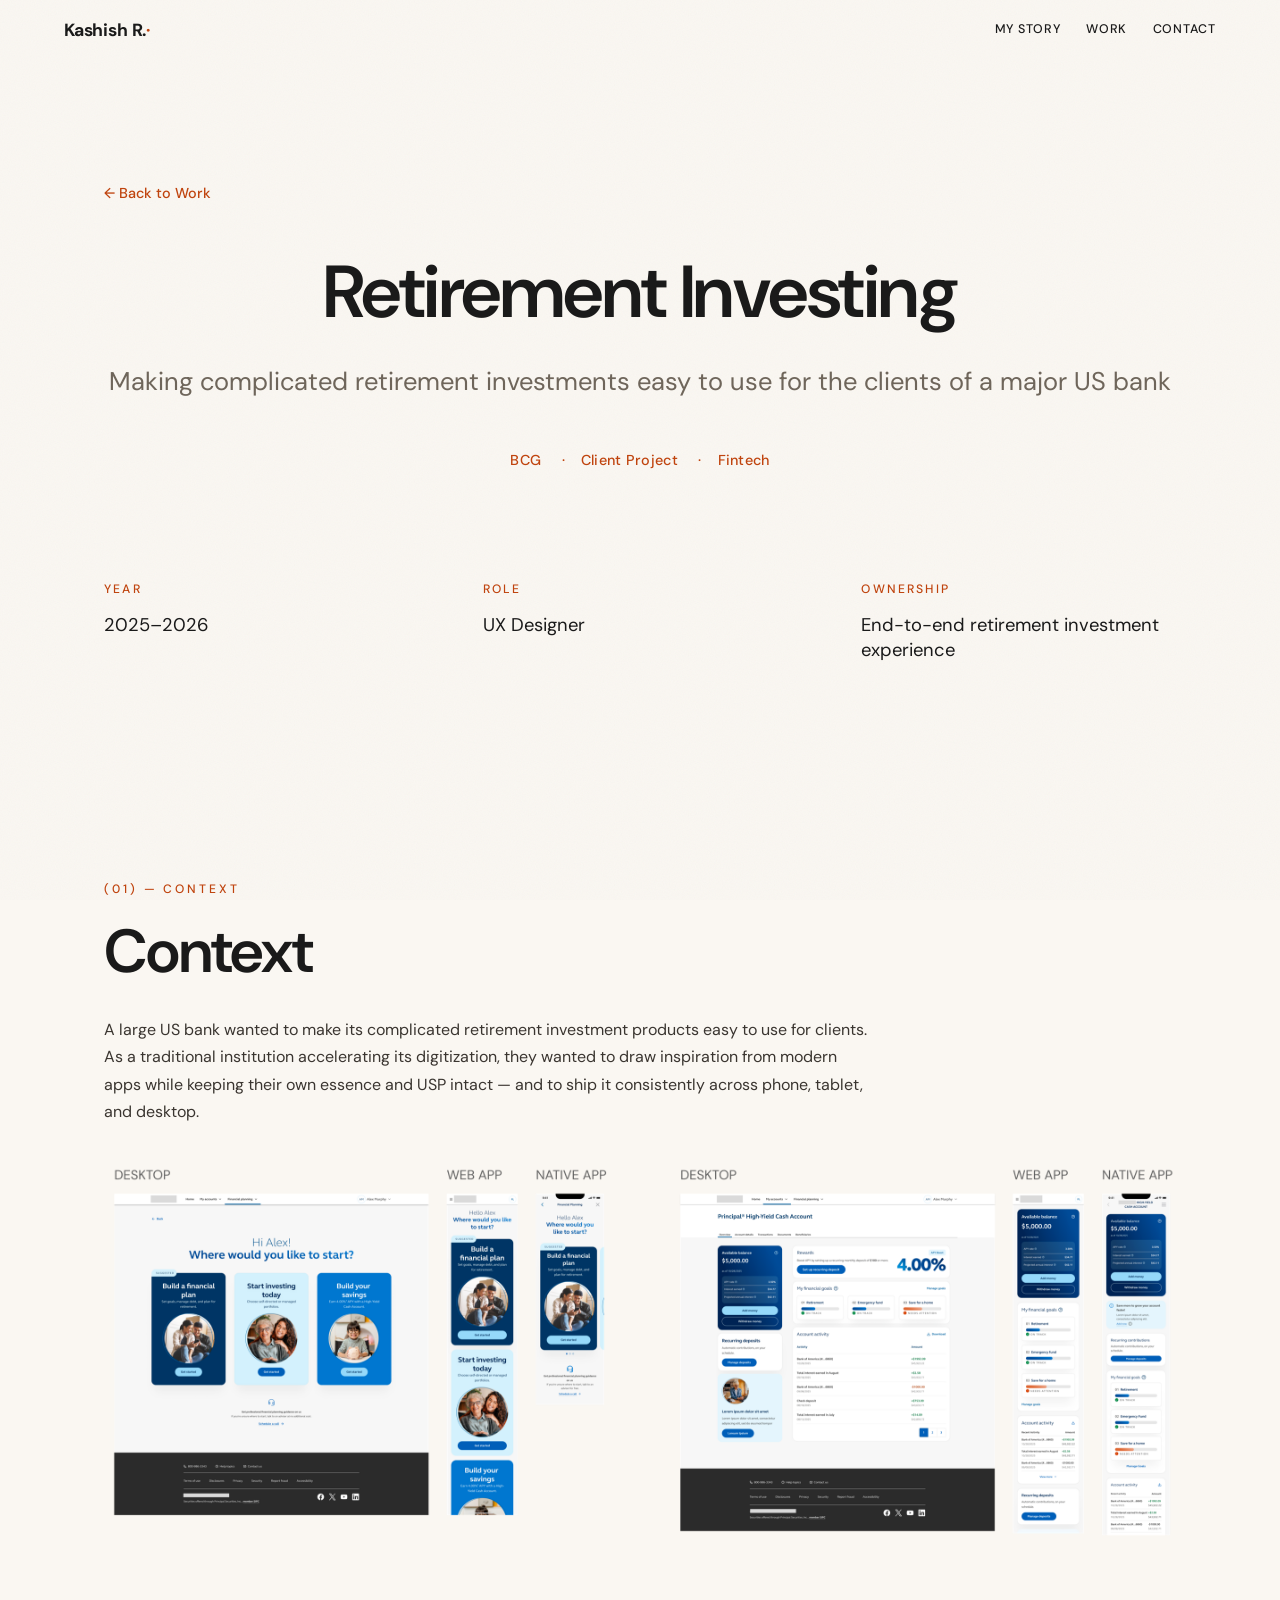
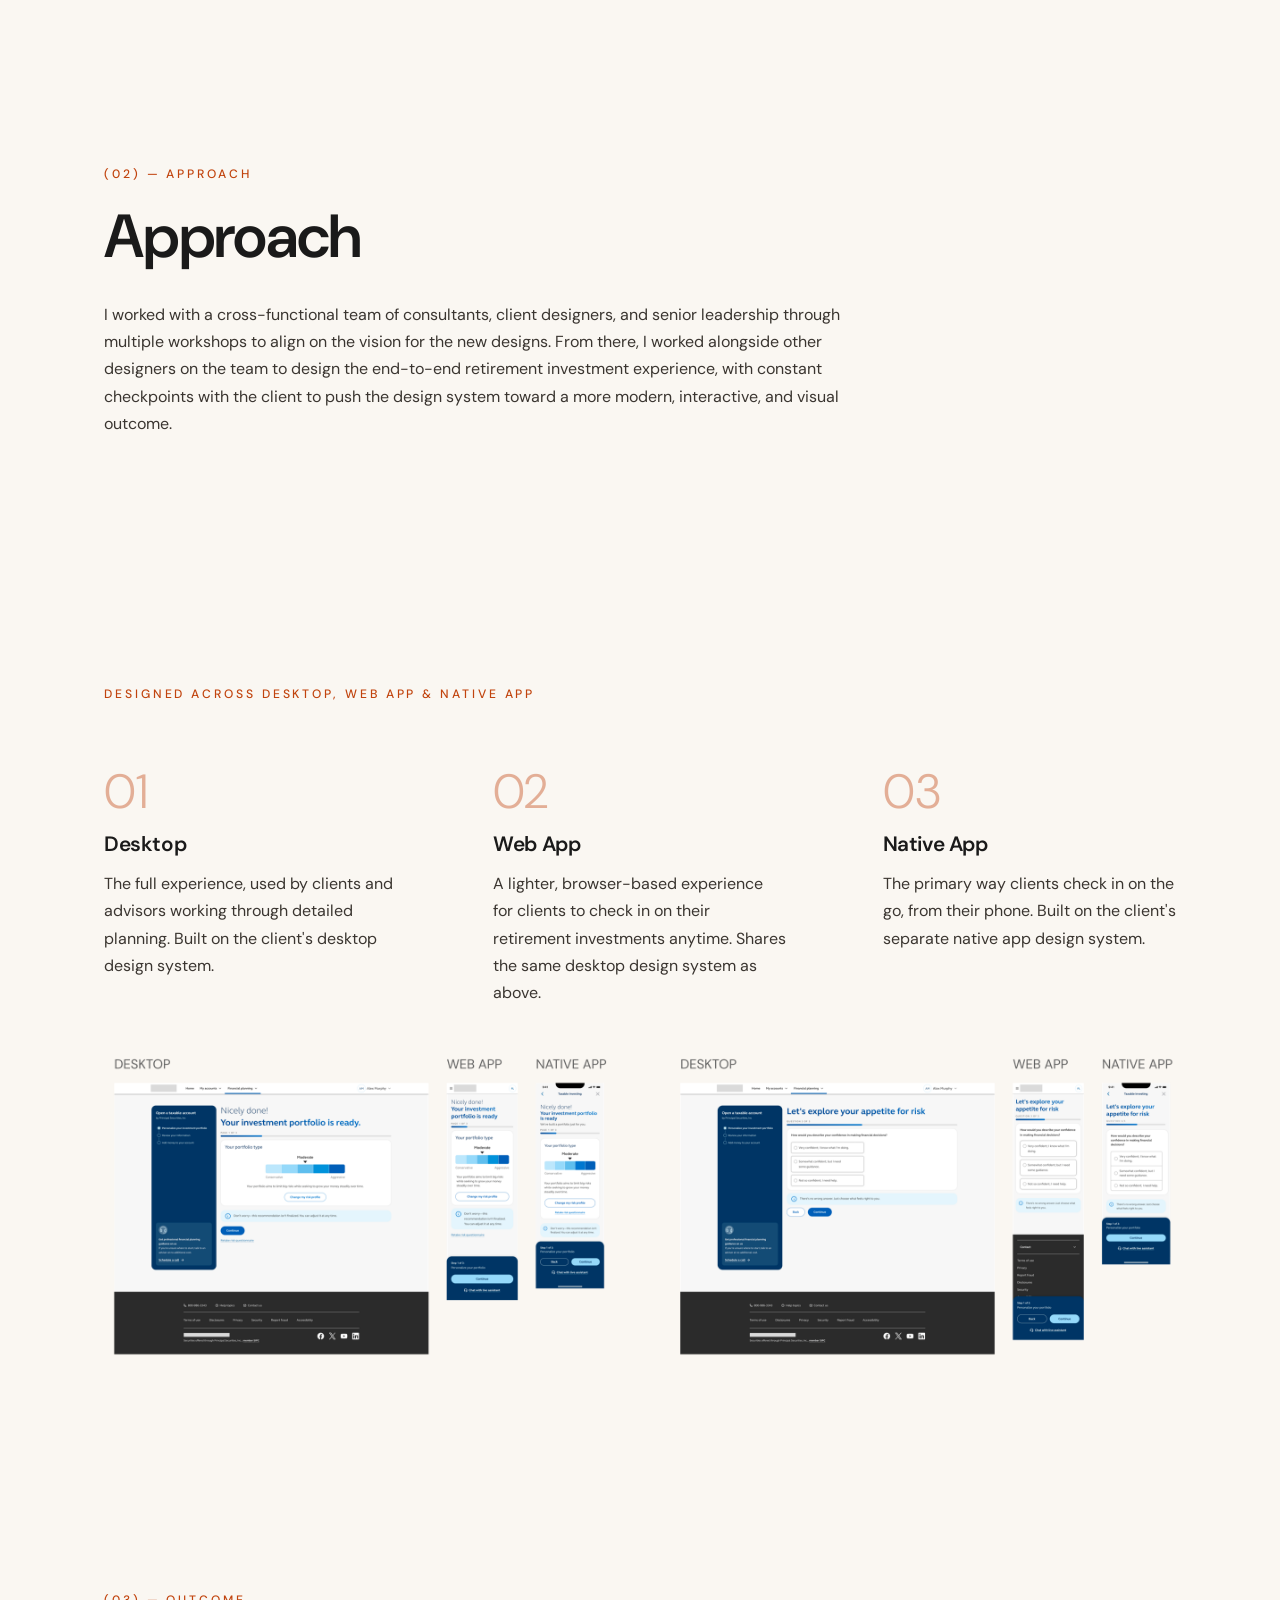
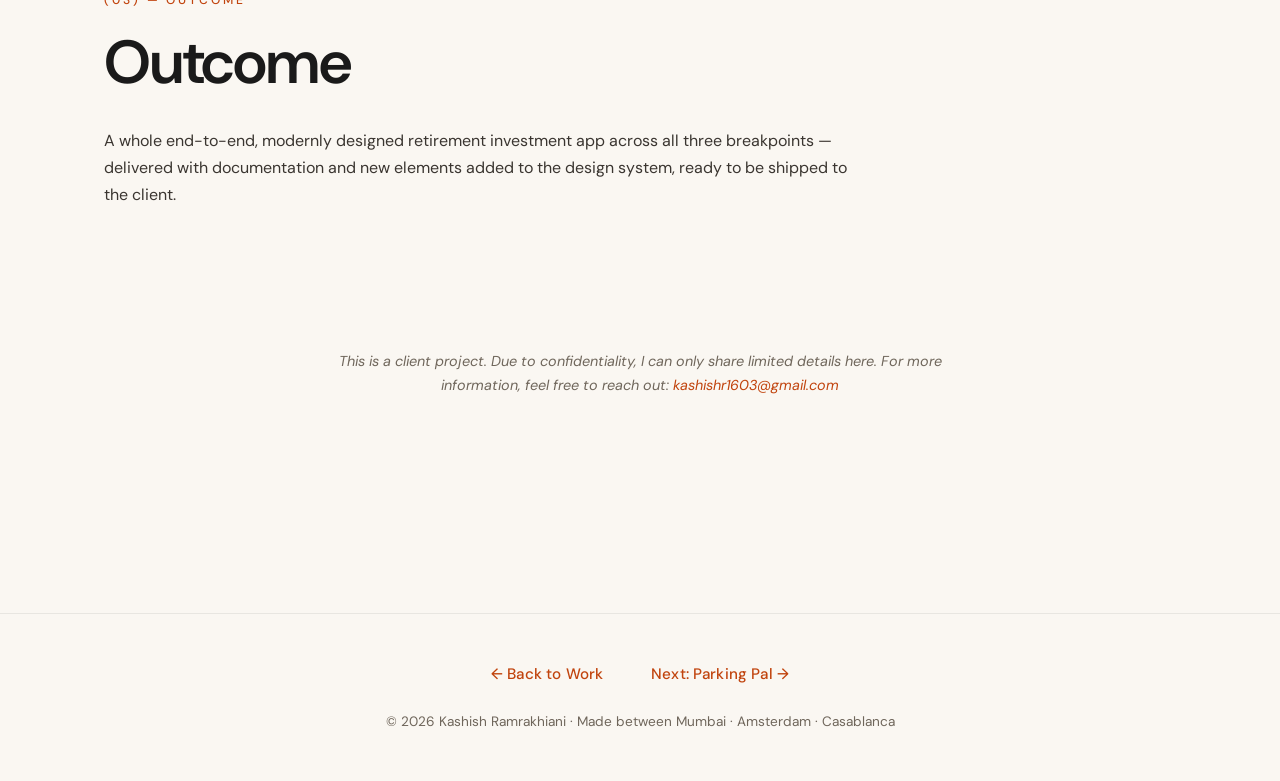
<file: retirement-investing.html>
<!DOCTYPE html>
<html lang="en">
<head>
  <meta charset="UTF-8" />
  <meta name="viewport" content="width=device-width, initial-scale=1.0" />
  <meta name="description" content="Retirement Investing Platform — a long-term investing experience designed at BCG, Casablanca, by Kashish Ramrakhiani" />
  <title>Retirement Investing Platform — Kashish Ramrakhiani</title>
  <link rel="preconnect" href="https://fonts.googleapis.com" />
  <link rel="preconnect" href="https://fonts.gstatic.com" crossorigin />
  <link href="https://fonts.googleapis.com/css2?family=DM+Sans:opsz,wght@9..40,200;9..40,300;9..40,400;9..40,500;9..40,600;9..40,700&display=swap" rel="stylesheet" />
  <link rel="stylesheet" href="styles.css" />
</head>
<body class="project-page proj-retirement-investing entered">
  <div class="cursor-glow" id="cursor-glow" aria-hidden="true"></div>

  <header class="topnav" id="topnav">
    <a href="index.html#portal" class="topnav__logo">Kashish R.<span>·</span></a>
    <nav class="topnav__links">
      <a href="index.html#story">My Story</a>
      <a href="index.html#work">Work</a>
      <a href="index.html#contact">Contact</a>
    </nav>
  </header>

  <main class="project-main">
    <!-- Hero Section -->
    <section class="project-hero">
      <div class="container">
        <div class="project-backrow"><a href="index.html#work" class="project-back">← Back to Work</a></div>
        <h1 class="project-title">Retirement Investing</h1>
        <p class="project-subtitle" style="max-width: 80ch;">Making complicated retirement investments easy to use for the clients of a major US bank</p>
        <div class="project-tags">
          <span>BCG</span>
          <span>Client Project</span>
          <span>Fintech</span>
        </div>
      </div>
    </section>

    <!-- Section 1 — Project Info -->
    <section class="section">
      <div class="container">
        <div class="project-info">
          <div class="info-item">
            <span class="info-label">Year</span>
            <span class="info-value">2025–2026</span>
          </div>
          <div class="info-item">
            <span class="info-label">Role</span>
            <span class="info-value">UX Designer</span>
          </div>
          <div class="info-item">
            <span class="info-label">Ownership</span>
            <span class="info-value">End-to-end retirement investment experience</span>
          </div>
        </div>
      </div>
    </section>

    <!-- Section 2 — Context -->
    <section class="section">
      <div class="container">
        <p class="section__index">(01) — Context</p>
        <h2 class="section__title">Context</h2>
        <p class="content-text">A large US bank wanted to make its complicated retirement investment products easy to use for clients. As a traditional institution accelerating its digitization, they wanted to draw inspiration from modern apps while keeping their own essence and USP intact — and to ship it consistently across phone, tablet, and desktop.</p>
        <img class="project-image" src="RetirementInvesting-3.png" alt="Retirement Investing Platform — context" loading="lazy" />
      </div>
    </section>

    <!-- Section 3 — Approach -->
    <section class="section">
      <div class="container">
        <p class="section__index">(02) — Approach</p>
        <h2 class="section__title">Approach</h2>
        <p class="content-text">I worked with a cross-functional team of consultants, client designers, and senior leadership through multiple workshops to align on the vision for the new designs. From there, I worked alongside other designers on the team to design the end-to-end retirement investment experience, with constant checkpoints with the client to push the design system toward a more modern, interactive, and visual outcome.</p>
      </div>
    </section>

    <!-- Breakpoints -->
    <section class="section research">
      <div class="container">
        <p class="section__index">Designed across Desktop, Web App & Native App</p>
        <div class="research-methods">
          <div class="research-method">
            <div class="method-number">01</div>
            <h3 class="method-name">Desktop</h3>
            <p class="method-description">The full experience, used by clients and advisors working through detailed planning. Built on the client's desktop design system.</p>
          </div>
          <div class="research-method">
            <div class="method-number">02</div>
            <h3 class="method-name">Web App</h3>
            <p class="method-description">A lighter, browser-based experience for clients to check in on their retirement investments anytime. Shares the same desktop design system as above.</p>
          </div>
          <div class="research-method">
            <div class="method-number">03</div>
            <h3 class="method-name">Native App</h3>
            <p class="method-description">The primary way clients check in on the go, from their phone. Built on the client's separate native app design system.</p>
          </div>
        </div>
        <img class="project-image" src="RetirementInvesting-4.png" alt="Retirement Investing Platform — approach" loading="lazy" style="margin-top: 3rem;" />
      </div>
    </section>

    <!-- Section 4 — Outcome -->
    <section class="section">
      <div class="container">
        <p class="section__index">(03) — Outcome</p>
        <h2 class="section__title">Outcome</h2>
        <p class="content-text">A whole end-to-end, modernly designed retirement investment app across all three breakpoints — delivered with documentation and new elements added to the design system, ready to be shipped to the client.</p>
      </div>
    </section>

    <!-- Confidentiality note -->
    <section class="section" style="padding-top: 0;">
      <div class="container">
        <p class="project-note">This is a client project. Due to confidentiality, I can only share limited details here. For more information, feel free to reach out: <a href="mailto:kashishr1603@gmail.com">kashishr1603@gmail.com</a></p>
      </div>
    </section>

    <!-- Footer -->
    <footer class="project-footer">
      <div class="container">
        <div class="project-footer__nav">
          <a href="index.html#work" class="cv-btn">← Back to Work</a>
          <a href="parking-pal.html" class="cv-btn">Next: Parking Pal →</a>
        </div>
        <p class="project-foot-note">© 2026 Kashish Ramrakhiani · Made between Mumbai · Amsterdam · Casablanca</p>
      </div>
    </footer>
  </main>

  <script src="script.js"></script>
</body>
</html>
</file>
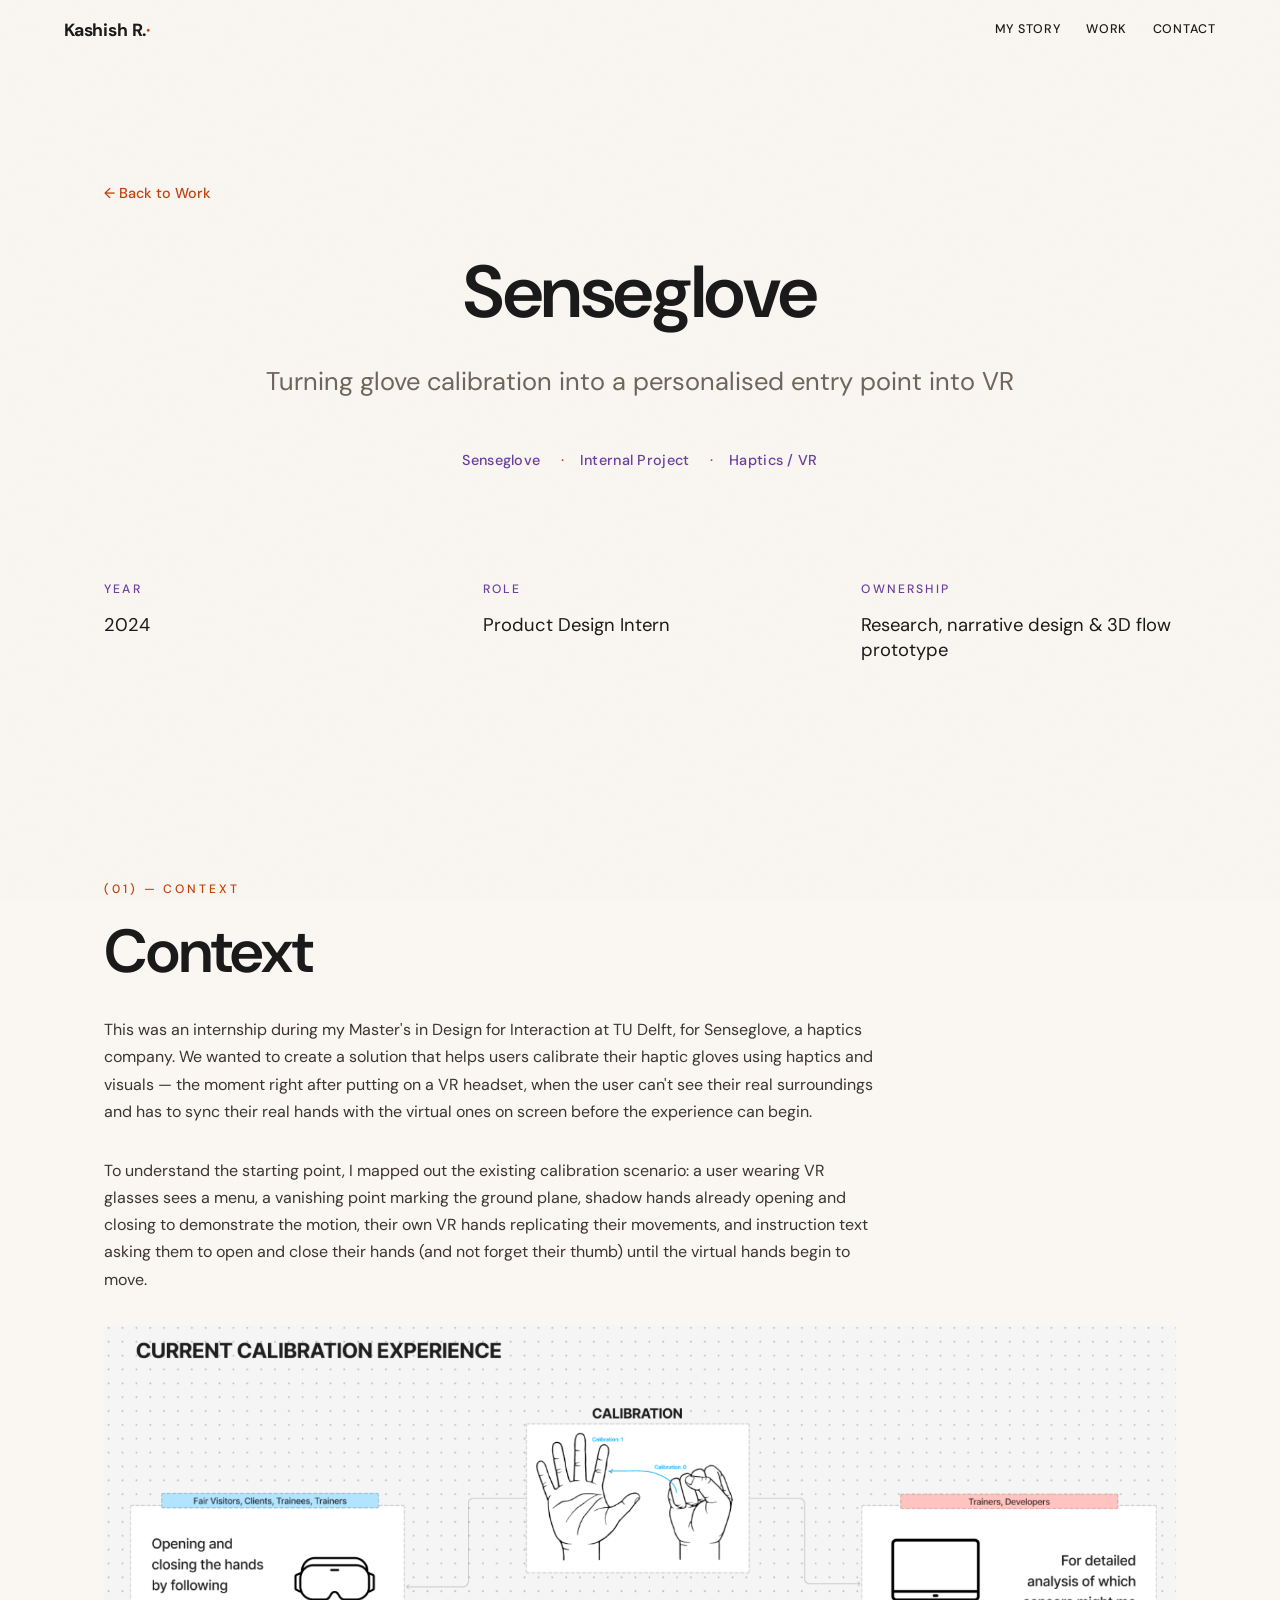
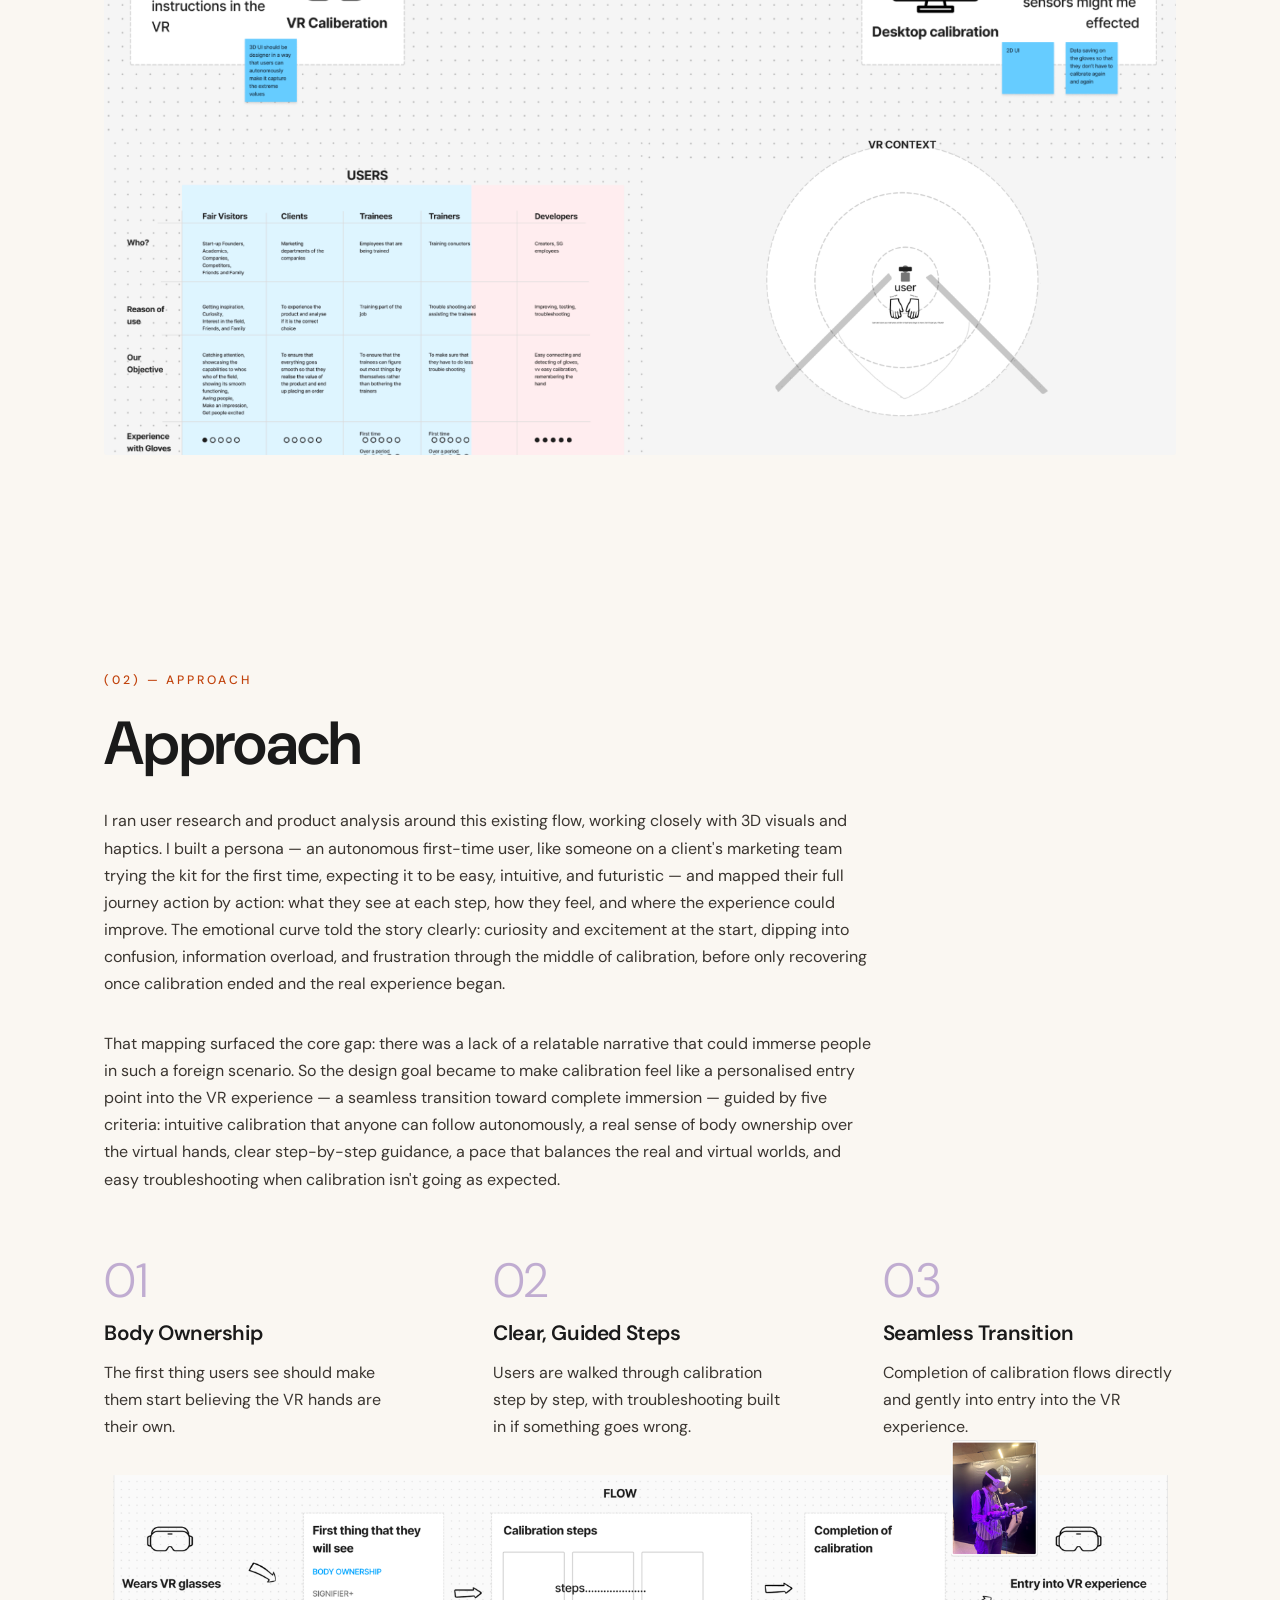
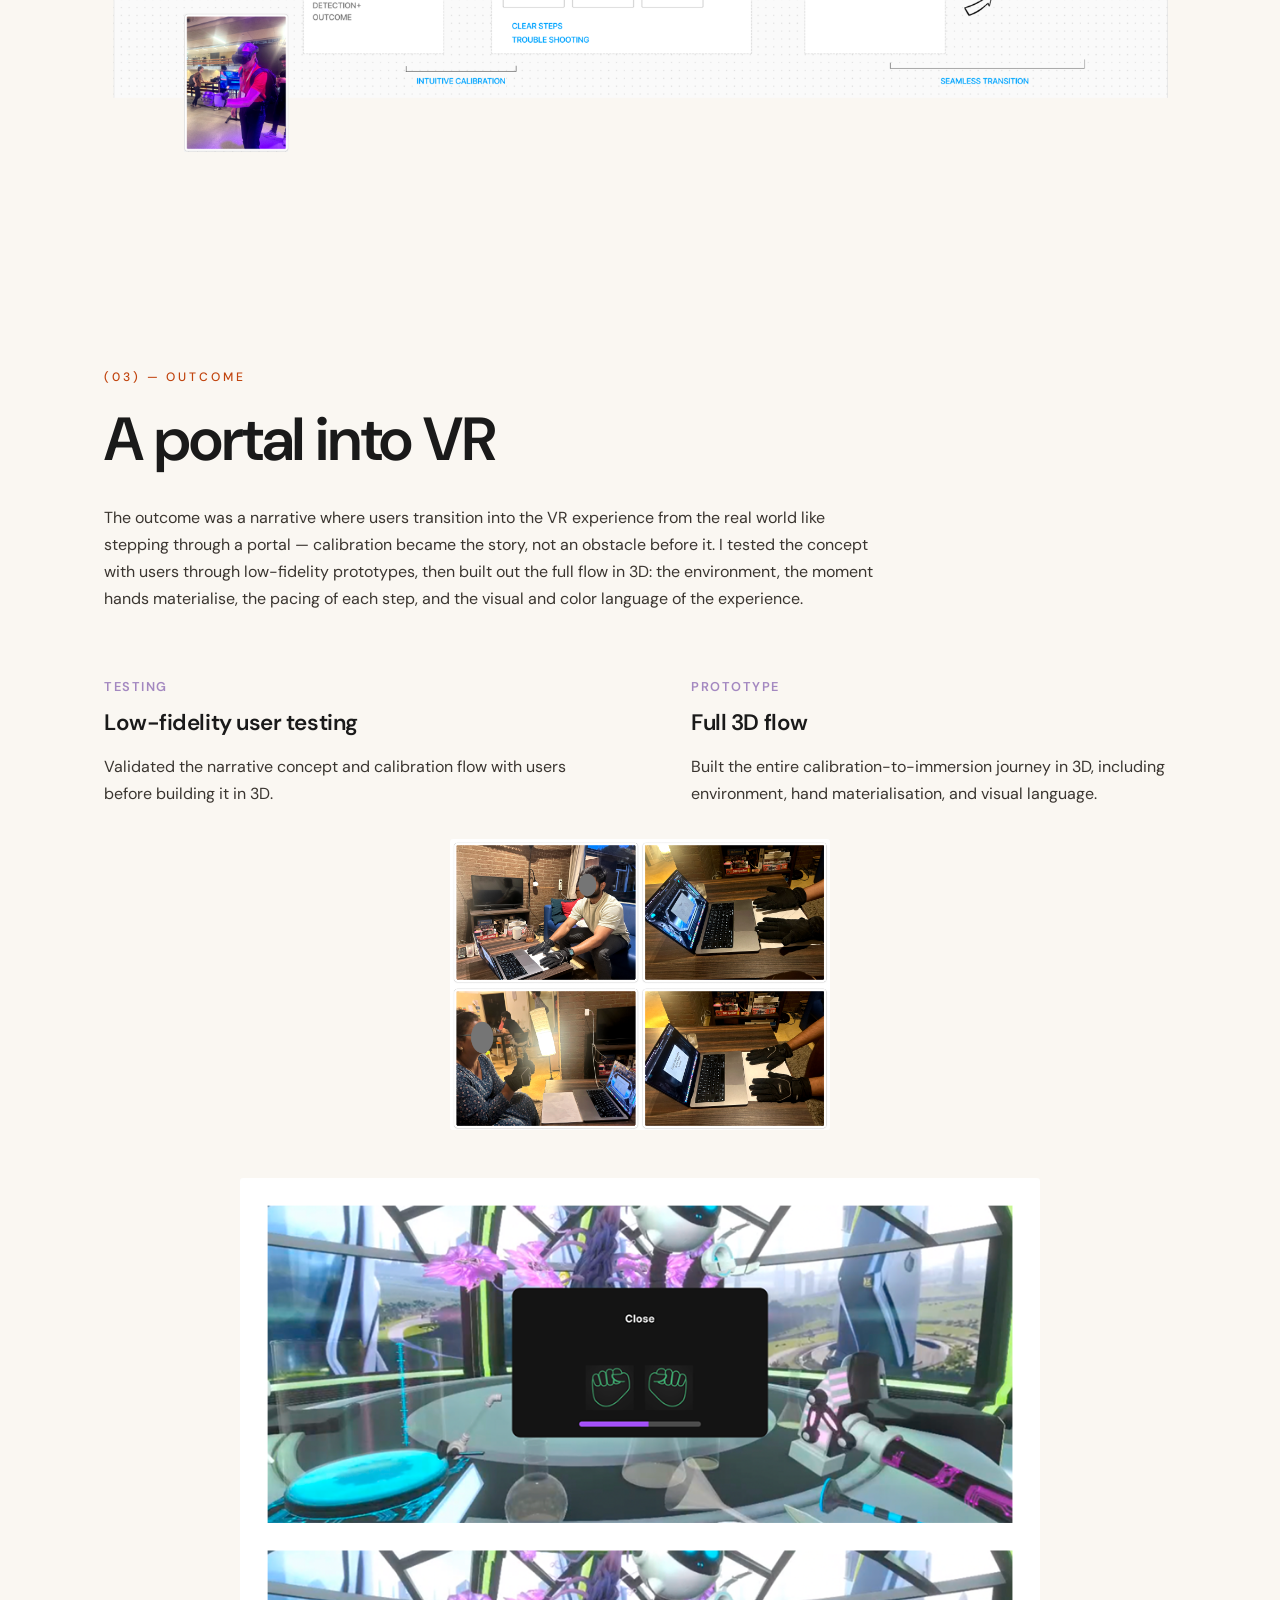
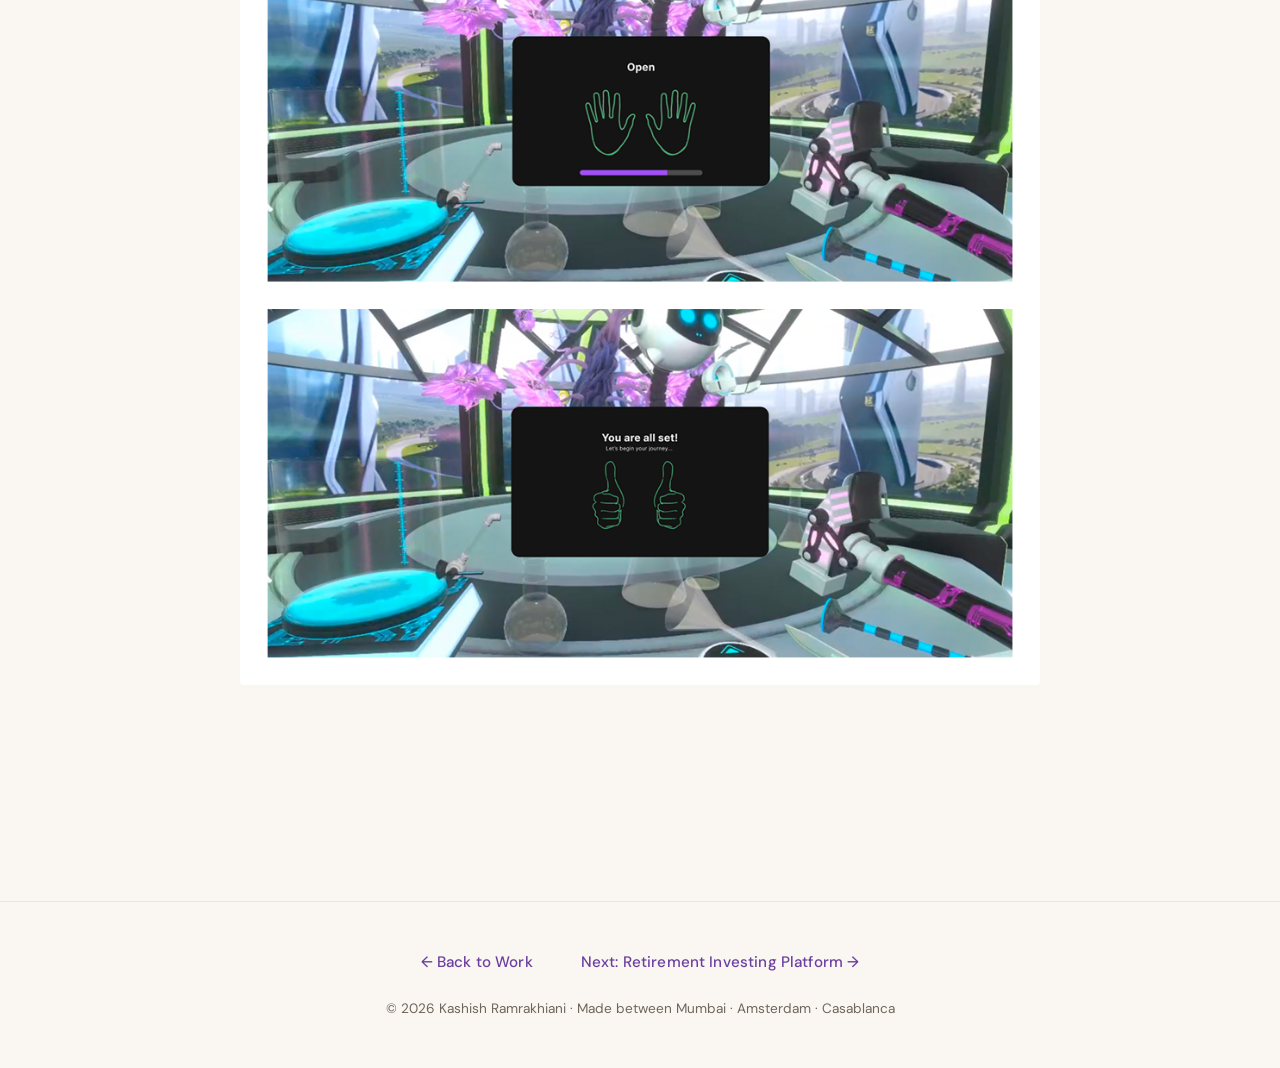
<file: senseglove.html>
<!DOCTYPE html>
<html lang="en">
<head>
  <meta charset="UTF-8" />
  <meta name="viewport" content="width=device-width, initial-scale=1.0" />
  <meta name="description" content="Senseglove — designing a personalised calibration experience for haptic VR gloves, by Kashish Ramrakhiani" />
  <title>Senseglove — Kashish Ramrakhiani</title>
  <link rel="preconnect" href="https://fonts.googleapis.com" />
  <link rel="preconnect" href="https://fonts.gstatic.com" crossorigin />
  <link href="https://fonts.googleapis.com/css2?family=DM+Sans:opsz,wght@9..40,200;9..40,300;9..40,400;9..40,500;9..40,600;9..40,700&display=swap" rel="stylesheet" />
  <link rel="stylesheet" href="styles.css" />
</head>
<body class="project-page proj-senseglove entered">
  <div class="cursor-glow" id="cursor-glow" aria-hidden="true"></div>

  <header class="topnav" id="topnav">
    <a href="index.html#portal" class="topnav__logo">Kashish R.<span>·</span></a>
    <nav class="topnav__links">
      <a href="index.html#story">My Story</a>
      <a href="index.html#work">Work</a>
      <a href="index.html#contact">Contact</a>
    </nav>
  </header>

  <main class="project-main">
    <!-- Hero Section -->
    <section class="project-hero">
      <div class="container">
        <div class="project-backrow"><a href="index.html#work" class="project-back">← Back to Work</a></div>
        <h1 class="project-title">Senseglove</h1>
        <p class="project-subtitle">Turning glove calibration into a personalised entry point into VR</p>
        <div class="project-tags">
          <span>Senseglove</span>
          <span>Internal Project</span>
          <span>Haptics / VR</span>
        </div>
      </div>
    </section>

    <!-- Section 1 — Project Info -->
    <section class="section">
      <div class="container">
        <div class="project-info">
          <div class="info-item">
            <span class="info-label">Year</span>
            <span class="info-value">2024</span>
          </div>
          <div class="info-item">
            <span class="info-label">Role</span>
            <span class="info-value">Product Design Intern</span>
          </div>
          <div class="info-item">
            <span class="info-label">Ownership</span>
            <span class="info-value">Research, narrative design & 3D flow prototype</span>
          </div>
        </div>
      </div>
    </section>

    <!-- Section 2 — Context -->
    <section class="section">
      <div class="container">
        <p class="section__index">(01) — Context</p>
        <h2 class="section__title">Context</h2>
        <p class="content-text">This was an internship during my Master's in Design for Interaction at TU Delft, for Senseglove, a haptics company. We wanted to create a solution that helps users calibrate their haptic gloves using haptics and visuals — the moment right after putting on a VR headset, when the user can't see their real surroundings and has to sync their real hands with the virtual ones on screen before the experience can begin.</p>
        <p class="content-text">To understand the starting point, I mapped out the existing calibration scenario: a user wearing VR glasses sees a menu, a vanishing point marking the ground plane, shadow hands already opening and closing to demonstrate the motion, their own VR hands replicating their movements, and instruction text asking them to open and close their hands (and not forget their thumb) until the virtual hands begin to move.</p>
        <img class="project-image" src="SenseGlove-1.png" alt="Senseglove — the existing VR glove calibration scenario" loading="lazy" />
      </div>
    </section>

    <!-- Section 3 — Approach -->
    <section class="section">
      <div class="container">
        <p class="section__index">(02) — Approach</p>
        <h2 class="section__title">Approach</h2>
        <p class="content-text">I ran user research and product analysis around this existing flow, working closely with 3D visuals and haptics. I built a persona — an autonomous first-time user, like someone on a client's marketing team trying the kit for the first time, expecting it to be easy, intuitive, and futuristic — and mapped their full journey action by action: what they see at each step, how they feel, and where the experience could improve. The emotional curve told the story clearly: curiosity and excitement at the start, dipping into confusion, information overload, and frustration through the middle of calibration, before only recovering once calibration ended and the real experience began.</p>
        <p class="content-text">That mapping surfaced the core gap: there was a lack of a relatable narrative that could immerse people in such a foreign scenario. So the design goal became to make calibration feel like a personalised entry point into the VR experience — a seamless transition toward complete immersion — guided by five criteria: intuitive calibration that anyone can follow autonomously, a real sense of body ownership over the virtual hands, clear step-by-step guidance, a pace that balances the real and virtual worlds, and easy troubleshooting when calibration isn't going as expected.</p>
        <div class="research-methods">
          <div class="research-method">
            <div class="method-number">01</div>
            <h3 class="method-name">Body Ownership</h3>
            <p class="method-description">The first thing users see should make them start believing the VR hands are their own.</p>
          </div>
          <div class="research-method">
            <div class="method-number">02</div>
            <h3 class="method-name">Clear, Guided Steps</h3>
            <p class="method-description">Users are walked through calibration step by step, with troubleshooting built in if something goes wrong.</p>
          </div>
          <div class="research-method">
            <div class="method-number">03</div>
            <h3 class="method-name">Seamless Transition</h3>
            <p class="method-description">Completion of calibration flows directly and gently into entry into the VR experience.</p>
          </div>
        </div>
        <img class="project-image" src="SenseGlove-2.png" alt="Senseglove — the three approach criteria for calibration" loading="lazy" />
      </div>
    </section>

    <!-- Section 4 — Outcome -->
    <section class="section">
      <div class="container">
        <p class="section__index">(03) — Outcome</p>
        <h2 class="section__title">A portal into VR</h2>
        <p class="content-text">The outcome was a narrative where users transition into the VR experience from the real world like stepping through a portal — calibration became the story, not an obstacle before it. I tested the concept with users through low-fidelity prototypes, then built out the full flow in 3D: the environment, the moment hands materialise, the pacing of each step, and the visual and color language of the experience.</p>
        <div class="solution-parts">
          <div class="solution-part">
            <div class="part-label">Testing</div>
            <h3>Low-fidelity user testing</h3>
            <p>Validated the narrative concept and calibration flow with users before building it in 3D.</p>
          </div>
          <div class="solution-part">
            <div class="part-label">Prototype</div>
            <h3>Full 3D flow</h3>
            <p>Built the entire calibration-to-immersion journey in 3D, including environment, hand materialisation, and visual language.</p>
          </div>
        </div>
        <img class="project-image" src="SenseGlove-3.png" alt="Senseglove — low-fidelity user testing of the calibration concept" loading="lazy" style="max-width: 380px; margin: 0 auto; display: block;" />
        <img class="project-image" src="SenseGlove-4.png" alt="Senseglove — the final 3D calibration-to-immersion experience" loading="lazy" style="max-width: 800px; margin: 3rem auto 0; display: block;" />
      </div>
    </section>

    <!-- Footer -->
    <footer class="project-footer">
      <div class="container">
        <div class="project-footer__nav">
          <a href="index.html#work" class="cv-btn">← Back to Work</a>
          <a href="retirement-investing.html" class="cv-btn">Next: Retirement Investing Platform →</a>
        </div>
        <p class="project-foot-note">© 2026 Kashish Ramrakhiani · Made between Mumbai · Amsterdam · Casablanca</p>
      </div>
    </footer>
  </main>

  <script src="script.js"></script>
</body>
</html>
</file>
<file: styles.css>
/* ====================================================================
   Kashish Ramrakhiani — Portal portfolio
   Modern editorial · DM Sans · ivory / near-black / terracotta
   ==================================================================== */
:root {
  --bg: #FAF7F2;          /* ivory / cream */
  --card: #F2ECE1;        /* warm off-white for cards */
  --ink: #1A1A1A;         /* near-black text */
  --accent: #C1440E;      /* primary terracotta - kept for backwards compatibility */
  --accent-soft: rgba(193, 68, 14, 0.12);
  --muted: #6F665B;       /* warm grey, secondary text */
  --brown: #9C6B4F;       /* muted clay (third region tint) */
  --line: rgba(26, 26, 26, 0.14);

  /* Single-accent system — terracotta only (outside the hero contour art).
     The old blue/green/gold tokens now resolve to terracotta so every
     reference (nav hover, utility classes, project-page labels) stays
     cohesive without touching each call site. */
  --terracotta: #C1440E;
  --deep-blue: #C1440E;
  --sage-green: #C1440E;
  --gold: #C1440E;

  --font: "DM Sans", system-ui, -apple-system, "Segoe UI", sans-serif;
  --max: 1200px;
  --ease: cubic-bezier(0.22, 1, 0.36, 1);
}

*, *::before, *::after { box-sizing: border-box; margin: 0; padding: 0; }
html { scroll-behavior: smooth; }

body {
  background: var(--bg);
  color: var(--ink);
  font-family: var(--font);
  font-weight: 400;
  line-height: 1.6;
  -webkit-font-smoothing: antialiased;
  overflow-x: hidden;
}

/* subtle paper grain */
body::after {
  content: "";
  position: fixed; inset: 0; z-index: 60; pointer-events: none;
  opacity: 0.045; mix-blend-mode: multiply;
  background-image: url("data:image/svg+xml,%3Csvg xmlns='http://www.w3.org/2000/svg' width='160' height='160'%3E%3Cfilter id='n'%3E%3CfeTurbulence type='fractalNoise' baseFrequency='0.85' numOctaves='2' stitchTiles='stitch'/%3E%3C/filter%3E%3Crect width='100%25' height='100%25' filter='url(%23n)'/%3E%3C/svg%3E");
}

::selection { background: var(--accent); color: var(--bg); }
a { color: inherit; text-decoration: none; }
ul, ol { list-style: none; }
em { font-style: italic; color: var(--accent); }

/* Color utility classes for 4-color system */
.deep-blue { color: var(--deep-blue) !important; }
.sage-green { color: var(--sage-green) !important; }
.gold { color: var(--gold) !important; }
.terracotta { color: var(--terracotta) !important; }

h1, h2, h3 { font-weight: 600; letter-spacing: -0.02em; line-height: 1.05; }

.container { width: 100%; max-width: var(--max); margin-inline: auto; padding-inline: clamp(1.25rem, 5vw, 4rem); }

/* ====================================================================
   Cursor glow
   ==================================================================== */
.cursor-glow {
  position: fixed; top: 0; left: 0;
  width: 460px; height: 460px; border-radius: 50%;
  background: radial-gradient(circle, rgba(193, 68, 14, 0.14), transparent 60%);
  transform: translate(-50%, -50%);
  pointer-events: none; z-index: 1; opacity: 0;
  transition: opacity 0.4s ease; will-change: transform; mix-blend-mode: multiply;
}
@media (hover: hover) and (pointer: fine) { .cursor-glow.active { opacity: 1; } }

/* ====================================================================
   Top nav
   ==================================================================== */
.topnav {
  position: fixed; inset: 0 0 auto 0; z-index: 50;
  display: flex; align-items: center; justify-content: space-between;
  padding: 1rem clamp(1.25rem, 5vw, 4rem);
  opacity: 0; transform: translateY(-12px); pointer-events: none;
  transition: opacity 0.6s var(--ease), transform 0.6s var(--ease);
}
body.entered .topnav { opacity: 1; transform: none; pointer-events: auto; }
.topnav__logo { font-weight: 700; font-size: 1.1rem; color: var(--ink); letter-spacing: -0.01em; }
.topnav__logo span { color: var(--accent); }
.topnav__links { display: flex; gap: 1.6rem; }
.topnav__links a {
  font-size: 0.78rem; font-weight: 500; letter-spacing: 0.06em; text-transform: uppercase;
  color: var(--ink); position: relative;
}
.topnav__links a::after {
  content: ""; position: absolute; left: 0; bottom: -4px; width: 0; height: 1.5px;
  background: var(--accent); transition: width 0.3s var(--ease);
}
.topnav__links a:hover::after { width: 100%; }

/* Cycling nav link colors on hover */
.topnav__links a:nth-child(1):hover::after { background: var(--deep-blue); }
.topnav__links a:nth-child(2):hover::after { background: var(--sage-green); }
.topnav__links a:nth-child(3):hover::after { background: var(--terracotta); }

/* ====================================================================
   HERO — Clean organic topographic design
   ==================================================================== */
/* Hero is a FIXED full-screen overlay sitting on top of the portfolio.
   The world scrolls underneath; the hero is the curtain over it. */
.hero {
  position: fixed;
  top: 0;
  left: 0;
  width: 100%;
  height: 100%;
  background: #FAF7F2;
  overflow: hidden;
  z-index: 100;
  transition: opacity 0.45s ease;
}

/* Dismissed: the curtain lifts — hero fades out and lets clicks through. */
.hero.dismissed {
  opacity: 0;
  pointer-events: none;
}

body.entered {
  overflow-y: auto !important;
}

body.entered.hero-locked {
  overflow: hidden !important;
}

.hero__container {
  position: relative;
  width: 100%;
  height: 100%;
  display: flex;
  align-items: center;
  justify-content: center;
}

/* Portal zoom — the artwork and name rush toward you and fade as you
   fly INTO the screen. Fast, accelerating ease (~800ms). */
.hero__container.zooming .hero__content {
  transform: scale(8);
  opacity: 0;
}

/* Colourful background artwork */
.hero__bg {
  position: absolute;
  top: 0;
  left: 0;
  width: 100%;
  height: 100%;
  object-fit: cover;
  background: none;
  z-index: 1;
  pointer-events: none;
  transform-origin: center center;
  transition: transform 0.8s cubic-bezier(0.7, 0, 0.84, 0), opacity 0.8s cubic-bezier(0.7, 0, 0.84, 0);
}

/* Each contour line drifts/sways on its own — gentle, meditative, and
   desynchronised via varied durations (6–12s) and negative delays. Each
   path transforms around its own centre so the motion feels organic. */
.hero__line {
  transform-box: fill-box;
  transform-origin: center;
  will-change: transform;
  animation: heroDriftA 9s ease-in-out infinite;
}

/* duration + movement-variant + offset buckets, spread across all paths */
.hero__line:nth-child(8n + 1) { animation-name: heroDriftA; animation-duration: 6s;  animation-delay: -1.0s; }
.hero__line:nth-child(8n + 2) { animation-name: heroDriftB; animation-duration: 7.5s; animation-delay: -3.2s; }
.hero__line:nth-child(8n + 3) { animation-name: heroDriftC; animation-duration: 9s;  animation-delay: -2.1s; }
.hero__line:nth-child(8n + 4) { animation-name: heroDriftD; animation-duration: 10.5s; animation-delay: -4.4s; }
.hero__line:nth-child(8n + 5) { animation-name: heroDriftB; animation-duration: 8s;  animation-delay: -0.7s; }
.hero__line:nth-child(8n + 6) { animation-name: heroDriftA; animation-duration: 11s; animation-delay: -5.6s; }
.hero__line:nth-child(8n + 7) { animation-name: heroDriftD; animation-duration: 12s; animation-delay: -2.8s; }
.hero__line:nth-child(8n + 8) { animation-name: heroDriftC; animation-duration: 9.5s; animation-delay: -6.3s; }

@keyframes heroDriftA {
  0%, 100% { transform: translate(0, 0) rotate(0deg) scale(1); }
  50%      { transform: translate(10px, -8px) rotate(0.4deg) scale(1.012); }
}
@keyframes heroDriftB {
  0%, 100% { transform: translate(0, 0) rotate(0deg) scale(1); }
  50%      { transform: translate(-12px, 6px) rotate(-0.35deg) scale(1.015); }
}
@keyframes heroDriftC {
  0%, 100% { transform: translate(0, 0) rotate(0deg) scale(1); }
  50%      { transform: translate(7px, 11px) rotate(0.5deg) scale(0.99); }
}
@keyframes heroDriftD {
  0%, 100% { transform: translate(0, 0) rotate(0deg) scale(1); }
  50%      { transform: translate(-8px, -10px) rotate(-0.45deg) scale(1.008); }
}

@media (prefers-reduced-motion: reduce) {
  .hero__line { animation: none; }
}

/* Portal zoom — the artwork and name rush toward you and fade as you
   fly INTO the screen. Fast, accelerating ease (~800ms). */
.hero__container.zooming .hero__bg {
  transform: scale(8);
  opacity: 0;
}

/* Portal flash — a burst of cream light blooming from the centre as you
   pass through the portal, then fading to reveal the Story section. */
.portal-flash {
  position: fixed;
  inset: 0;
  z-index: 9999;
  pointer-events: none;
  background: radial-gradient(circle at 50% 50%,
    #FAF7F2 0%, #FAF7F2 35%, rgba(250, 247, 242, 0) 72%);
  opacity: 0;
  transform: scale(0.15);
  transform-origin: center center;
  will-change: transform, opacity;
}

/* Flash blooming in — expands and brightens to fully cover the screen. */
.portal-flash.flash-in {
  opacity: 1;
  transform: scale(3.2);
  transition: opacity 0.55s ease-in, transform 0.7s cubic-bezier(0.7, 0, 0.84, 0);
}

/* Flash fading out — dissolves to reveal the world you've arrived in. */
.portal-flash.flash-out {
  opacity: 0;
  transform: scale(3.2);
  transition: opacity 0.55s ease-out;
}

/* Main content */
.hero__content {
  position: relative;
  z-index: 10;
  text-align: center;
  transition: transform 0.8s cubic-bezier(0.7, 0, 0.84, 0), opacity 0.8s cubic-bezier(0.7, 0, 0.84, 0);
  transform-origin: center center;
}

.hero__name {
  font-weight: 250;
  font-size: clamp(3rem, 10vw, 7rem);
  line-height: 0.9;
  letter-spacing: -0.02em;
  color: var(--ink);
  margin: 0 0 1.5rem 0;
}

.hero__tagline {
  font-size: 0.75rem;
  font-weight: 500;
  letter-spacing: 0.25em;
  text-transform: uppercase;
  color: var(--muted);
  margin: 0 0 2rem 0;
  opacity: 0.8;
}

.hero__cta {
  display: inline-flex;
  align-items: center;
  gap: 0.6em;
  font-size: 0.65rem;
  font-weight: 500;
  letter-spacing: 0.3em;
  text-transform: uppercase;
  color: var(--muted);
  background: none;
  border: none;
  padding: 0;
  cursor: pointer;
  transition: color 0.3s var(--ease);
  opacity: 0.6;
}

.hero__cta:hover,
.hero__cta:focus-visible {
  color: var(--accent);
  opacity: 1;
  outline: none;
}

.hero__cta__arrow {
  display: inline-block;
  font-size: 1.1em;
  letter-spacing: 0;
  animation: ctaArrowBob 2.2s var(--ease) infinite;
}
@keyframes ctaArrowBob {
  0%, 100% { transform: translateY(-1px); opacity: 0.5; }
  50% { transform: translateY(3px); opacity: 1; }
}

/* Responsive adjustments for hand-drawn organic design */
@media (max-width: 768px) {
  .hero__name {
    font-size: clamp(2.5rem, 9vw, 4.5rem);
    margin-bottom: 1.2rem;
  }

  .hero__tagline {
    font-size: 0.7rem;
    letter-spacing: 0.2em;
    margin-bottom: 1.8rem;
  }

  .hero__cta {
    font-size: 0.6rem;
    letter-spacing: 0.25em;
  }
}

@media (max-width: 480px) {
  .hero__name {
    font-size: clamp(2.2rem, 8vw, 3.5rem);
    margin-bottom: 1rem;
  }

  .hero__tagline {
    font-size: 0.65rem;
    letter-spacing: 0.18em;
    margin-bottom: 1.5rem;
  }

  .hero__cta {
    font-size: 0.55rem;
    letter-spacing: 0.2em;
  }
}

/* ====================================================================
   World
   ==================================================================== */
.world {
  position: relative;
  z-index: 1;
  background: #FAF7F2;
}
.section { padding: clamp(5rem, 12vh, 9rem) 0; position: relative; }
.section__index { font-size: 0.76rem; font-weight: 500; letter-spacing: 0.24em; text-transform: uppercase; color: var(--accent); margin-bottom: 1.3rem; }
.section__title { font-weight: 600; font-size: clamp(2rem, 5.5vw, 3.8rem); color: var(--ink); }

/* Story — minimal typographic timeline, scroll-pinned in 3 steps */
.timeline-scroll {
  position: relative;
  height: 240vh;
}

.timeline-sticky {
  position: sticky;
  top: 0;
  min-height: 100vh;
  display: flex;
  align-items: center;
}

.timeline {
  position: relative;
  display: grid;
  grid-template-columns: repeat(3, 1fr);
  gap: clamp(2.5rem, 6vw, 5rem);
  margin: clamp(3rem, 6vw, 5rem) 0 3rem;
  width: 100%;
}

.timeline__line {
  position: absolute;
  top: 0;
  left: 0;
  width: 100%;
  height: 1px;
  background: rgba(26, 26, 26, 0.14);
}

.timeline__line-fill {
  position: absolute;
  top: 0;
  left: 0;
  height: 1px;
  width: 0%;
  background: var(--accent);
  transition: width 0.6s var(--ease);
}

.timeline__dot {
  position: absolute;
  top: 0;
  left: 0%;
  width: 9px;
  height: 9px;
  border-radius: 50%;
  background: var(--accent);
  transform: translate(-50%, -50%);
  transition: left 0.6s var(--ease);
}

@media (prefers-reduced-motion: reduce) {
  .timeline__line-fill,
  .timeline__dot,
  .timeline__item { transition: none; }
}

.timeline__item {
  padding-top: 1.75rem;
  opacity: 0.35;
  transition: opacity 0.6s var(--ease);
}
.timeline__item.is-active { opacity: 1; }

.timeline__years {
  display: block;
  font-size: 0.8rem;
  font-weight: 500;
  letter-spacing: 0.12em;
  text-transform: uppercase;
  color: var(--accent);
  margin-bottom: 1.1rem;
}

.timeline__place {
  font-size: clamp(1.7rem, 3.2vw, 2.4rem);
  font-weight: 600;
  letter-spacing: -0.01em;
  color: var(--ink);
  margin-bottom: 0.9rem;
}

.timeline__detail {
  font-size: 1rem;
  line-height: 1.6;
  color: var(--muted);
  margin-bottom: 1.25rem;
}

.timeline__tag {
  display: inline-block;
  font-size: 0.78rem;
  font-weight: 500;
  letter-spacing: 0.03em;
  color: var(--ink);
  background: var(--card);
  padding: 0.35rem 0.75rem;
  border-radius: 999px;
}

.timeline__cv {
  display: inline-block;
  color: var(--accent);
  text-decoration: none;
  font-size: 0.95rem;
  transition: opacity 0.3s var(--ease);
}
.timeline__cv:hover { opacity: 0.7; }

@media (max-width: 768px) {
  .timeline-scroll { height: auto; }
  .timeline-sticky { position: static; min-height: auto; display: block; }
  .timeline { grid-template-columns: 1fr; gap: 2.5rem; }
  .timeline__line { display: none; }
  .timeline__item { opacity: 1; border-top: 1px solid rgba(26, 26, 26, 0.14); }
}





/* CV link styling */
.cv-btn {
  display: inline-flex;
  align-items: center;
  font-weight: 500;
  font-size: 0.95rem;
  letter-spacing: 0.01em;
  color: var(--accent);
  text-decoration: none;
}
.cv-btn:hover, .cv-btn:focus-visible {
  text-decoration: underline;
  text-underline-offset: 3px;
}


/* flight route — stroke-dash drawn progressively by JS as you scroll */
.route {
  stroke: url(#routeGrad);
  stroke-width: 2;
  stroke-linecap: round;
  stroke-linejoin: round;
}

/* terracotta arrowhead, placed by JS at the drawn tip */
.route-arrow {
  fill: var(--terracotta);
  opacity: 0;
  transition: opacity 0.3s var(--ease);
}
.route-arrow.is-on { opacity: 1; }


/* city labels appear with their corresponding dots, positioned above map elements but below stamps */
.city-labels {
  position: relative;
  z-index: 2;
}
.city-label {
  opacity: 0;
  transition: opacity 0.5s var(--ease);
}
.city-label.is-shown { opacity: 1; }

/* connector lines appear with their corresponding stamps */
.connector {
  opacity: 0;
  transition: opacity 0.5s var(--ease);
}
.connector.is-active { opacity: 1; }

/* stamps → small, clean stamps that fade in next to cities */
.story__stamp {
  position: absolute;
  width: 150px;
  max-width: 150px;
  background: rgba(250, 247, 242, 0.95);
  border-radius: 6px;
  padding: 0.6rem 0.8rem 0.5rem;
  box-shadow: 0 6px 16px rgba(26, 26, 26, 0.12);
  display: flex;
  flex-direction: column;
  gap: 3px;
  overflow: hidden;
  z-index: 10;
  opacity: 0;
  transform: translate(var(--tx, 0), var(--ty, 0)) rotate(var(--rot, 0deg)) scale(0.9);
  transition: opacity 0.6s var(--ease), transform 0.6s var(--ease);
}

/* clean dotted perforation frame */
.story__stamp::before {
  content: "";
  position: absolute;
  inset: 4px;
  border: 1px dotted rgba(26, 26, 26, 0.12);
  border-radius: 4px;
  pointer-events: none;
}

/* minimal postmark */
.story__stamp::after {
  content: "";
  position: absolute;
  top: -15px;
  right: -15px;
  width: 60px;
  height: 60px;
  background: radial-gradient(circle,
    transparent 0 18px,
    var(--accent) 18px 19px,
    transparent 19px 24px,
    var(--accent) 24px 25px,
    transparent 25px);
  opacity: 0.08;
  transform: rotate(-8deg);
  pointer-events: none;
}

.stamp__country,
.stamp__year,
.stamp__tag {
  position: relative;
  z-index: 1;
}

.stamp__country {
  font-weight: 500;
  font-size: 0.6rem;
  letter-spacing: 0.14em;
  text-transform: uppercase;
  color: var(--muted);
}
.stamp__year {
  font-weight: 700;
  font-size: 1.3rem;
  line-height: 1;
  letter-spacing: -0.01em;
  color: var(--accent);
}
.stamp__tag {
  margin-top: 3px;
  padding-top: 4px;
  border-top: 1px solid var(--line);
  font-weight: 500;
  font-size: 0.55rem;
  letter-spacing: 0.02em;
  color: var(--muted);
  opacity: 0.8;
}

/* active: stamp fades in cleanly */
.story__stamp.is-active {
  opacity: 1;
  transform: translate(var(--tx, 0), var(--ty, 0)) rotate(var(--rot, 0deg)) scale(1);
}

/* positioning stamps with clear space from their dots */
.story__stamp--mumbai   {
  right: -8%;
  bottom: 10%;
  --ty: 0%;
  --rot: -1deg;
}
.story__stamp--amsterdam {
  left: 35%;
  top: -5%;
  --ty: 0%;
  --rot: 1deg;
}
.story__stamp--casablanca {
  left: -12%;
  bottom: 25%;
  --ty: 0%;
  --rot: -0.5deg;
}

/* ====================================================================
   Story left column — a physical sticky note / card.
   Warmer paper, a soft shadow on the right edge for natural separation
   (no divider line), and a barely-there paper grain.
   ==================================================================== */
.story__note {
  position: relative;
  z-index: 2;                                   /* sits above the map column */
  background-color: #F5F2EE;                    /* a hair warmer than the map cream — barely there */
  box-shadow: 4px 0 20px rgba(0, 0, 0, 0.06);   /* right-edge only */
}
.story__note::after {
  content: "";
  position: absolute;
  inset: 0;
  pointer-events: none;
  opacity: 0.05;
  mix-blend-mode: multiply;
  background-image: url("data:image/svg+xml,%3Csvg xmlns='http://www.w3.org/2000/svg' width='160' height='160'%3E%3Cfilter id='n'%3E%3CfeTurbulence type='fractalNoise' baseFrequency='0.85' numOctaves='2' stitchTiles='stitch'/%3E%3C/filter%3E%3Crect width='100%25' height='100%25' filter='url(%23n)'/%3E%3C/svg%3E");
}

/* ====================================================================
   Map stamps — passport-style cards that fade in beside each city
   (one per scrollytelling step). Positioned over the SVG map column.
   ==================================================================== */
.map-stamp {
  position: absolute;
  width: 158px;
  background: #FAF7F2;                 /* cream */
  border: 1px dashed rgba(26, 26, 26, 0.28);  /* thin perforated edge */
  border-radius: 4px;
  padding: 0.7rem 0.85rem 0.6rem;
  display: flex;
  flex-direction: column;
  gap: 4px;
  box-shadow: 0 8px 20px rgba(26, 26, 26, 0.10);
  z-index: 10;
  pointer-events: none;
  opacity: 0;
  transition: opacity 0.55s var(--ease), transform 0.55s var(--ease);
}

/* inner perforation frame for a stamp-y double edge */
.map-stamp::before {
  content: "";
  position: absolute;
  inset: 4px;
  border: 1px dotted rgba(26, 26, 26, 0.18);
  border-radius: 3px;
  pointer-events: none;
}

.map-stamp__country {
  font-size: 0.62rem;
  font-weight: 600;
  letter-spacing: 0.16em;
  text-transform: uppercase;           /* small caps look */
  color: var(--muted);
}
.map-stamp__years {
  font-size: 1.35rem;
  font-weight: 700;
  line-height: 1;
  color: var(--terracotta);            /* terracotta bold */
}
.map-stamp__detail {
  margin-top: 2px;
  padding-top: 5px;
  border-top: 1px solid var(--line);
  font-size: 0.62rem;
  font-weight: 500;
  letter-spacing: 0.01em;
  color: var(--muted);
}

/* per-stamp placement (relative to the map column) + slight rotation.
   --rot is baked into the resting + active transforms so the fade-in
   keeps each card tilted. */
/* Fallback positions (approximate) — script.js anchors each stamp precisely
   into a clear corner beside its city dot once the map has laid out. */
.map-stamp--india     { left: 72%; top: 34%; --rot: -2deg; }   /* above-right of Mumbai (top-right) */
.map-stamp--nederland { left: 24%; top: 4%;  --rot: 1deg; }    /* above-left of Amsterdam (top-left) */
.map-stamp--maroc     { left: 2%;  top: 70%; --rot: -1.5deg; } /* below-left of Casablanca (bottom-left) */

.map-stamp {
  transform: translateY(10px) rotate(var(--rot, 0deg)) scale(0.96);
}
.map-stamp.is-active {
  opacity: 1;
  transform: translateY(0) rotate(var(--rot, 0deg)) scale(1);
}

/* On narrow screens the map stacks; show the stamps inline-ish so they
   don't overlap the (static) map. */
@media (max-width: 860px) {
  .map-stamp { position: static; width: auto; max-width: 220px; margin: 0.5rem 0; }
}

/* ====================================================================
   Work — raw parallax gallery
   ==================================================================== */
.work__sub { color: var(--muted); margin-top: 0.7rem; white-space: nowrap; }

/* All six pieces framed together in one grid — no card chrome, the
   project name surfaces on hover/focus instead. */
.work-gallery {
  margin-top: 3rem;
  display: grid;
  grid-template-columns: repeat(3, 1fr);
  grid-auto-flow: column;
  gap: 1.6vw;
}
.work-gallery__item {
  position: relative; display: block;
  overflow: hidden; outline: none;
  background: var(--card);
}
/* Media sits taller than its frame and drifts via JS (see script.js) —
   the grid cell itself never moves, so all six stay in view together. */
.work-gallery__media {
  position: absolute; top: -15%; left: 0;
  display: block; width: 100%; height: 130%;
  will-change: transform;
}
.work-gallery__media img, .work-gallery__ph {
  display: block; width: 100%; height: 100%;
  object-fit: cover;
  transition: transform 0.6s var(--ease);
}
.work-gallery__item:hover .work-gallery__media img,
.work-gallery__item:focus-visible .work-gallery__media img,
.work-gallery__item:hover .work-gallery__ph,
.work-gallery__item:focus-visible .work-gallery__ph {
  transform: scale(1.05);
}
/* Finance Ecosystem thumbnail: source image has generous dark padding
   around the phone mockups, so zoom in a bit more than the default cover
   crop to make the phones read bigger within the tile. */
.work-gallery__item--zoom .work-gallery__media img {
  transform: scale(1.18);
}
.work-gallery__item--zoom:hover .work-gallery__media img,
.work-gallery__item--zoom:focus-visible .work-gallery__media img {
  transform: scale(1.25);
}
.work-gallery__media--contain img {
  object-fit: contain;
  background: var(--card);
}
.work-gallery__caption {
  position: absolute; left: 0; right: 0; bottom: 0;
  padding: 1.4rem 1.2rem 1.1rem;
  font-size: 0.85rem; font-weight: 600; color: #fff; letter-spacing: 0.01em;
  background: linear-gradient(to top, rgba(0, 0, 0, 0.65), rgba(0, 0, 0, 0));
  opacity: 0; transform: translateY(8px);
  transition: opacity 0.35s var(--ease), transform 0.35s var(--ease);
  pointer-events: none;
}
.work-gallery__item:hover .work-gallery__caption,
.work-gallery__item:focus-visible .work-gallery__caption {
  opacity: 1; transform: translateY(0);
}

@media (min-width: 821px) {
  .work-gallery { grid-template-rows: repeat(2, 34vh); }
}

/* Thesis link below the wall */
.work__thesis { text-align: left; margin-top: 2.8rem; }
.work__thesis a {
  color: var(--accent); text-decoration: none;
  font-size: 0.95rem; font-weight: 500;
  border-bottom: 1px solid transparent;
  transition: border-color 0.3s var(--ease);
}
.work__thesis a:hover { border-bottom-color: var(--accent); }

/* ====================================================================
   Protected (NDA) project cards — lock badge, "Protected" label,
   and the shared password modal. All tokens reused from the palette.
   ==================================================================== */
.pin--protected { cursor: pointer; }

/* Tiny, subtle lock tucked into the top-right corner of the image */
.pin__lock {
  position: absolute; top: 16px; right: 16px; z-index: 3;
  width: 18px; height: 18px; border-radius: 50%;
  display: grid; place-items: center;
  font-size: 9px; line-height: 1;
  background: rgba(255, 255, 255, 0.88);
  box-shadow: 0 1px 4px rgba(26, 26, 26, 0.22);
}

/* ---- The modal ---- */
.pw-modal {
  position: fixed; inset: 0; z-index: 200;
  display: none; align-items: center; justify-content: center;
  padding: 1.5rem;
}
.pw-modal.is-open { display: flex; }
body.pw-open { overflow: hidden; }

.pw-modal__overlay {
  position: absolute; inset: 0;
  background: rgba(250, 247, 242, 0.97);   /* cream */
  -webkit-backdrop-filter: blur(3px); backdrop-filter: blur(3px);
}
.pw-modal__card {
  position: relative; z-index: 1;
  width: 100%; max-width: 360px; text-align: center;
  animation: pwFadeIn 0.4s var(--ease);
}
@keyframes pwFadeIn {
  from { opacity: 0; transform: translateY(10px); }
  to   { opacity: 1; transform: none; }
}
.pw-modal__lock { font-size: 1.9rem; margin-bottom: 1.1rem; }
.pw-modal__name {
  font-size: 1.35rem; font-weight: 700; color: var(--ink);
  margin-bottom: 0.9rem;
}
.pw-modal__text {
  font-size: 0.98rem; line-height: 1.6; color: var(--muted);
  margin-bottom: 1.7rem;
}
.pw-modal__contact {
  display: inline-block; text-decoration: none;
  font-family: var(--font); font-size: 0.95rem; font-weight: 600;
  letter-spacing: 0.02em; padding: 0.8rem 1.8rem; cursor: pointer;
  color: #fff; background: var(--accent); border: none; border-radius: 3px;
  transition: background 0.25s var(--ease), transform 0.15s var(--ease);
}
.pw-modal__contact:hover { background: #a5380b; }
.pw-modal__contact:active { transform: scale(0.98); }
.pw-modal__back {
  display: block; margin: 1.2rem auto 0; cursor: pointer;
  font-family: var(--font); font-size: 0.85rem; color: var(--muted);
  background: none; border: none;
  transition: color 0.3s var(--ease);
}
.pw-modal__back:hover { color: var(--accent); }

/* ====================================================================
   Contact
   ==================================================================== */
.contact { padding-bottom: 0; }
.contact__inner { text-align: center; max-width: 820px; }
.contact__cta { font-weight: 600; font-size: clamp(2.2rem, 7vw, 4.6rem); line-height: 1.02; color: var(--ink); margin: 0.5rem auto 2rem; }
.contact__email { font-size: clamp(1.05rem, 3vw, 1.6rem); font-weight: 500; color: var(--accent); border-bottom: 1.5px solid transparent; transition: border-color 0.3s var(--ease); }
.contact__email:hover { border-color: var(--accent); }

.contact__form { margin: 3rem auto 0; max-width: 640px; display: grid; grid-template-columns: 1fr 1fr; gap: 1.6rem 1.4rem; text-align: left; }
.field { position: relative; }
.field--full { grid-column: 1 / -1; }
.field input, .field textarea {
  width: 100%; background: transparent; border: none; border-bottom: 1.5px solid var(--line);
  color: var(--ink); font-family: var(--font); font-size: 1rem; padding: 0.7rem 0; resize: vertical;
  transition: border-color 0.3s var(--ease);
}
.field input:focus, .field textarea:focus { outline: none; border-color: var(--accent); }
.field label { position: absolute; left: 0; top: 0.7rem; color: var(--muted); font-size: 1rem; pointer-events: none; transition: transform 0.25s var(--ease), font-size 0.25s var(--ease), color 0.25s var(--ease); }
.field input:focus + label, .field input:not(:placeholder-shown) + label,
.field textarea:focus + label, .field textarea:not(:placeholder-shown) + label {
  transform: translateY(-1.5rem); font-size: 0.74rem; letter-spacing: 0.04em; color: var(--accent);
}
.field .error { display: block; color: var(--accent); font-size: 0.74rem; min-height: 1rem; margin-top: 0.4rem; }
.btn-send { grid-column: 1 / -1; justify-self: start; background: var(--ink); color: var(--bg); border: none; border-radius: 100px; padding: 0.85rem 1.9rem; font-family: var(--font); font-weight: 600; cursor: pointer; transition: transform 0.3s var(--ease), background 0.3s var(--ease); }
.btn-send:hover { transform: translateY(-2px); background: var(--accent); }
.form-status { grid-column: 1 / -1; font-size: 0.9rem; color: var(--accent); min-height: 1rem; }

.contact__socials { text-align: center; font-size: 0.95rem; color: var(--muted); margin-top: 3.5rem; }
.contact__socials a { font-weight: 600; color: var(--accent); transition: opacity 0.3s var(--ease); }
.contact__socials a:hover { opacity: 0.75; }
.footer { margin-top: 4rem; border-top: 1px solid var(--line); padding: 1.6rem clamp(1.25rem, 5vw, 4rem); display: flex; justify-content: space-between; gap: 1rem; flex-wrap: wrap; font-size: 0.8rem; color: var(--muted); }

/* ====================================================================
   Scroll reveal
   ==================================================================== */
.reveal { opacity: 0; transform: translateY(28px); transition: opacity 0.8s var(--ease), transform 0.8s var(--ease); }
.reveal.visible { opacity: 1; transform: none; }

/* ====================================================================
   Responsive
   ==================================================================== */
@media (max-width: 920px) {
  /* stacked layout for mobile */
  .story__scroll { height: auto; }

  /* drop the pinned-stage behaviour and just stack the columns */
  .story__stage {
    position: static;
    display: block;
    height: auto;
    min-height: 0;
  }

  /* triggers only exist to drive the desktop scrollytelling */
  .story__triggers { display: none; }

  .story__left, .story__right {
    position: static;
    height: auto;
    min-height: 0;
    width: 100%;
  }

  .story__left {
    padding: clamp(3rem, 8vh, 5rem) clamp(1.5rem, 5vw, 3rem);
    margin-left: 0;
  }

  .story__right {
    margin-left: 0;
    padding: clamp(2rem, 6vh, 4rem) clamp(1.5rem, 5vw, 3rem);
    min-height: 400px;
  }

  .story__headline {
    font-size: clamp(1.8rem, 6vw, 2.5rem);
    margin-bottom: 1.2rem;
  }

  .story__progress {
    margin-bottom: 1.2rem;
  }

  .story__city-name {
    display: block;
    margin-top: 0;
    margin-bottom: 12px;
    opacity: 1;
    transform: none;
  }

  .story__text-container {
    margin-bottom: 2rem;
  }

  .story__text {
    position: static;
    opacity: 1;
    transform: none;
    margin-bottom: 1.2rem;
    max-width: none;
    font-size: clamp(1.1rem, 4vw, 1.3rem);
  }

  .story__cv-link {
    opacity: 1;
    transform: none;
  }

  /* make stamps smaller on mobile */
  .story__stamp {
    width: 120px;
    padding: 0.5rem 0.6rem 0.4rem;
  }
  .stamp__year { font-size: 1.1rem; }
  .stamp__country { font-size: 0.55rem; }
  .stamp__tag { font-size: 0.5rem; }
}
@media (max-width: 820px) {
  .work__sub { white-space: normal; }
  .contact__form { grid-template-columns: 1fr; }
  .work-gallery { grid-template-columns: 1fr; grid-auto-flow: row; gap: 1.2rem; }
  .work-gallery__item { height: 60vw; max-height: 340px; }
  .work-gallery__caption {
    opacity: 1; transform: none; pointer-events: auto;
    background: linear-gradient(to top, rgba(0, 0, 0, 0.55), rgba(0, 0, 0, 0));
  }
}
/* ====================================================================
   Reduced motion
   ==================================================================== */
@media (prefers-reduced-motion: reduce) {
  html { scroll-behavior: auto; }
  .stage { height: 100vh; }
  .orb, .portal__hint__arrow { animation: none; }
  .reveal { opacity: 1 !important; transform: none; transition: none; }
  .work-gallery__media { transform: none !important; }
  .work-gallery__media img, .work-gallery__ph, .work-gallery__caption { transition: none; }
}

/* ====================================================================
   Project Pages
   ==================================================================== */

/* Override main portfolio styles to ensure project pages can scroll.
   NOTE: this must NOT target `html` — doing so makes the root element a
   scroll container on the main portfolio too, which stops <body>'s overflow
   from propagating to the viewport, turns <body> into a second nested
   scroller, and breaks `position: sticky` (and the story scroll math).
   Keep it scoped to project pages so the main page keeps a single
   viewport scroller. */
body.project-page {
  overflow-y: auto !important;
  overflow-x: hidden;
  height: auto !important;
}

/* Ensure all project sections are visible and properly spaced */
.project-page .section {
  display: block;
  opacity: 1;
  transform: none;
  visibility: visible;
}

.project-main {
  position: relative;
  background: var(--bg);
  color: var(--ink);
  min-height: 100vh;
  width: 100%;
  overflow-x: hidden;
}

/* Project pages use the same topnav as main portfolio */

/* Each project page carries its own accent identity via --page-accent.
   The main portfolio (index.html) is unaffected — it never sets this and
   stays terracotta. Add the matching body class (e.g. proj-parking-pal)
   to a project page to switch its whole accent. */
body.project-page { --page-accent: var(--terracotta); }     /* default */
body.project-page.proj-parking-pal      { --page-accent: #138720; }  /* green  */
body.project-page.proj-inner-beauty     { --page-accent: #C1440E; }  /* terracotta */
body.project-page.proj-mr-byte          { --page-accent: #0C3068; }  /* blue   */
body.project-page.proj-data-dashboard   { --page-accent: #B8860B; }  /* yellow, darkened for contrast */
body.project-page.proj-finance-ecosystem{ --page-accent: #B8860B; }  /* yellow, darkened for contrast */
body.project-page.proj-retirement-investing { --page-accent: #C1440E; }  /* terracotta */
body.project-page.proj-senseglove        { --page-accent: #6B3FA0; }  /* purple */

.project-page .section__index {
  color: var(--page-accent);
}

.project-page .cv-btn {
  color: var(--page-accent);
}

.project-page .project-tags span {
  color: var(--page-accent);
}

.project-page .goal-quote {
  color: var(--page-accent);
}

.project-page .evaluation-goals li::before {
  color: var(--page-accent);
}

.project-page .part-label {
  color: var(--page-accent);
}

.project-page .meta-label {
  color: var(--page-accent);
}

.project-page .method-number {
  color: var(--page-accent);
}

/* Keep logo terracotta on project pages */
.project-page .topnav__logo {
  color: var(--ink);
}

.project-page .topnav__logo span {
  color: var(--terracotta);
}

/* Clean editorial spacing for project pages */
.project-page .section {
  padding: clamp(5rem, 12vh, 8rem) 0;
}

.project-hero {
  padding: clamp(10rem, 20vh, 16rem) 0 clamp(4rem, 8vh, 6rem);
  text-align: center;
}

/* Tighten the gap between the hero and the metadata panel that follows it —
   the panel is always the first .section immediately after .project-hero
   across every project page. */
.project-hero + .section {
  padding-top: clamp(1.5rem, 4vh, 2.5rem);
}

.project-title {
  font-size: clamp(2.6rem, 6vw, 4.6rem);
  font-weight: 600;
  letter-spacing: -0.02em;
  line-height: 1.05;
  color: var(--ink);
  margin-bottom: 2rem;
}

.project-subtitle {
  font-size: clamp(1.2rem, 2.8vw, 1.6rem);
  color: var(--muted);
  max-width: 55ch;
  margin: 0 auto 3rem;
  line-height: 1.5;
  font-weight: 400;
}

.project-tags {
  display: flex;
  flex-wrap: wrap;
  justify-content: center;
  gap: 1rem;
}

.project-tags span {
  color: var(--muted);
  font-size: 0.9rem;
  font-weight: 500;
  letter-spacing: 0.02em;
}

.project-tags span:not(:last-child)::after {
  content: " ·";
  margin-left: 1rem;
  color: var(--accent);
}

/* Section labels match main portfolio exactly */
.project-page .section__index {
  font-size: 0.76rem;
  font-weight: 500;
  letter-spacing: 0.24em;
  text-transform: uppercase;
  color: var(--accent);
  margin-bottom: 1.3rem;
}

.project-page .section__title {
  font-weight: 600;
  font-size: clamp(2rem, 5.5vw, 3.8rem);
  color: var(--ink);
  letter-spacing: -0.02em;
  line-height: 1.05;
  margin-bottom: 2rem;
}

/* Overview section - clean two-column layout */
.overview-grid {
  display: grid;
  grid-template-columns: 2fr 1fr;
  gap: clamp(4rem, 10vw, 8rem);
  align-items: start;
}

.overview-challenge h2 {
  font-size: clamp(1.8rem, 4vw, 2.4rem);
  font-weight: 600;
  color: var(--ink);
  margin-bottom: 2rem;
  line-height: 1.2;
}

.overview-challenge p {
  font-size: 1.1rem;
  color: var(--muted);
  line-height: 1.7;
}

.overview-meta {
  display: flex;
  flex-direction: column;
  gap: 2rem;
}

.meta-item {
  display: flex;
  flex-direction: column;
  gap: 0.5rem;
}

.meta-label {
  font-size: 0.8rem;
  font-weight: 600;
  letter-spacing: 0.12em;
  text-transform: uppercase;
  color: var(--accent);
  opacity: 0.8;
}

.meta-value {
  font-size: 1rem;
  color: var(--ink);
  font-weight: 500;
}

/* Research methods - clean minimal row */
.research-methods {
  display: grid;
  grid-template-columns: repeat(3, 1fr);
  gap: clamp(2rem, 8vw, 6rem);
  margin-top: 4rem;
}

.research-method {
  text-align: left;
}

.method-number {
  font-size: 3rem;
  font-weight: 300;
  color: var(--accent);
  opacity: 0.4;
  line-height: 1;
  margin-bottom: 1rem;
}

.method-name {
  font-size: 1.3rem;
  font-weight: 600;
  color: var(--ink);
  margin-bottom: 0.8rem;
  line-height: 1.2;
}

.method-description {
  font-size: 1rem;
  color: var(--muted);
  line-height: 1.6;
}

/* Method showcase - screenshot paired with its stacked descriptions */
.method-showcase {
  display: grid;
  grid-template-columns: minmax(280px, 460px) 1fr;
  gap: clamp(3rem, 7vw, 6rem);
  align-items: stretch;
  margin-top: 2.5rem;
}

.method-showcase__image {
  display: block;
  width: 100%;
  height: 100%;
  min-height: 100%;
  object-fit: cover;
  border-radius: 6px;
}

.method-showcase__list {
  display: flex;
  flex-direction: column;
  gap: 2rem;
  margin-top: 0.5rem;
}

@media (max-width: 768px) {
  .method-showcase {
    grid-template-columns: 1fr;
    gap: 2rem;
  }

  .method-showcase__image {
    height: auto;
    min-height: 0;
    aspect-ratio: 16 / 10;
  }
}

/* Design goal - clean centered quote */
.design-goal {
  text-align: center;
  padding: clamp(4rem, 10vh, 6rem) 0;
}

.goal-quote {
  font-size: clamp(1.6rem, 4vw, 2.2rem);
  font-style: italic;
  color: var(--accent);
  line-height: 1.4;
  font-weight: 500;
  max-width: 45ch;
  margin: 0 auto;
}

/* Content sections - clean typography */
.content-text {
  font-size: 1rem;
  color: var(--muted);
  line-height: 1.7;
  max-width: 70ch;
  margin: 2rem 0;
}

/* Solution parts - clean minimal layout */
.solution-parts {
  display: grid;
  grid-template-columns: 1fr 1fr;
  gap: clamp(4rem, 8vw, 8rem);
  margin-top: 4rem;
}

.solution-part h3 {
  font-size: 1.4rem;
  font-weight: 600;
  color: var(--ink);
  margin-bottom: 1rem;
  line-height: 1.2;
}

.solution-part p {
  font-size: 1rem;
  color: var(--muted);
  line-height: 1.7;
  margin-bottom: 2rem;
}

.part-label {
  font-size: 0.8rem;
  font-weight: 600;
  letter-spacing: 0.12em;
  text-transform: uppercase;
  color: var(--accent);
  opacity: 0.6;
  margin-bottom: 0.8rem;
}

/* Evaluation goals - clean list */
.evaluation-goals {
  margin-top: 3rem;
  display: flex;
  flex-direction: column;
  gap: 1.8rem;
}

.evaluation-goals li {
  font-size: 1rem;
  color: var(--muted);
  line-height: 1.7;
  padding-left: 2rem;
  position: relative;
}

.evaluation-goals li::before {
  content: "→";
  position: absolute;
  left: 0;
  color: var(--accent);
  font-weight: 600;
  opacity: 0.6;
}

/* Image placeholders - simple flat rectangles */
.image-placeholder {
  background: var(--card);
  border-radius: 2px;
  margin: 2rem 0;
  opacity: 0.6;
}

.image-large {
  height: clamp(300px, 40vh, 500px);
  width: 100%;
}

.image-medium {
  height: clamp(200px, 25vh, 350px);
  width: 100%;
}

.image-small {
  height: clamp(150px, 20vh, 250px);
  width: 100%;
}

/* Prototype images - clean grid */
.prototype-content {
  margin-top: 3rem;
}

.prototype-images {
  display: grid;
  grid-template-columns: 2fr 1fr;
  gap: 1.5rem;
  margin-top: 3rem;
}

.prototype-grid {
  display: grid;
  grid-template-rows: 1fr 1fr;
  gap: 1.5rem;
}

/* Project info — three-column meta trio (Year / Role / Ownership) */
.project-info {
  display: grid;
  grid-template-columns: repeat(3, 1fr);
  gap: clamp(2rem, 5vw, 5rem);
}

.project-info .info-label {
  display: block;
  font-size: 0.76rem;
  font-weight: 500;
  letter-spacing: 0.18em;
  text-transform: uppercase;
  color: var(--page-accent);
  margin-bottom: 0.8rem;
}

.project-info .info-value {
  font-size: 1.15rem;
  color: var(--ink);
  line-height: 1.4;
}

/* Large project imagery */
.project-image {
  display: block;
  width: 100%;
  height: auto;
  border-radius: 3px;
  margin: 0 auto;
}

/* Live embedded prototype (e.g. Figma Make) */
.project-embed {
  position: relative;
  width: 100%;
  aspect-ratio: 16 / 10;
  border-radius: 3px;
  overflow: hidden;
}

.project-embed iframe {
  position: absolute;
  inset: 0;
  width: 100%;
  height: 100%;
  border: none;
}

.project-embed__overlay {
  position: absolute;
  inset: 0;
  z-index: 2;
  display: flex;
  align-items: center;
  justify-content: center;
  background: rgba(26, 26, 26, 0.04);
  cursor: pointer;
  transition: opacity 0.25s ease;
}

.project-embed__overlay span {
  background: var(--bg);
  padding: 0.6rem 1.2rem;
  border-radius: 999px;
  font-size: 0.85rem;
  letter-spacing: 0.02em;
  color: var(--ink);
  box-shadow: 0 4px 16px rgba(0, 0, 0, 0.1);
}

.project-embed__overlay.is-hidden {
  opacity: 0;
  pointer-events: none;
}

/* Confidentiality / NDA note */
.project-note {
  font-size: 0.9rem;
  font-style: italic;
  color: var(--muted);
  line-height: 1.7;
  max-width: 62ch;
  margin: 0 auto;
  text-align: center;
}

.project-note a {
  color: var(--page-accent);
  text-decoration: none;
  border-bottom: 1px solid transparent;
  transition: border-color 0.3s var(--ease);
}

.project-note a:hover { border-bottom-color: var(--page-accent); }

/* "← Back to Work" — plain terracotta text link, top-left, identical on
   every project page (sits at the top of the hero, above the title). */
.project-backrow {
  text-align: left;
  margin-bottom: clamp(2rem, 4vw, 3rem);
}

.project-back {
  display: inline-block;
  color: var(--terracotta);
  text-decoration: none;
  font-size: 0.9rem;
  font-weight: 500;
  transition: opacity 0.3s var(--ease);
}

.project-back:hover { opacity: 0.7; }

/* Body / reading text — consistent size, line height and colour (#3A3530)
   across every project page. Subtitles and meta stay lighter (--muted). */
.project-page .content-text,
.project-page .overview-challenge p,
.project-page .solution-part p,
.project-page .evaluation-goals li,
.project-page .method-description,
.project-page .prototype-content .content-text {
  color: #3A3530;
  font-size: 1rem;
  line-height: 1.7;
}

/* Footer */
.project-footer {
  margin-top: clamp(6rem, 12vh, 10rem);
  padding: 3rem 0;
  text-align: center;
  border-top: 1px solid rgba(26, 26, 26, 0.08);
}

/* Back-to-work + next-project links, side by side */
.project-footer__nav {
  display: flex;
  align-items: center;
  justify-content: center;
  gap: clamp(1.5rem, 4vw, 3rem);
  flex-wrap: wrap;
}

/* Small muted footer line — consistent on all project pages */
.project-foot-note {
  margin-top: 1.5rem;
  font-size: 0.85rem;
  color: var(--muted);
  line-height: 1.6;
}

@media (max-width: 768px) {
  .project-nav {
    padding: 1rem clamp(1rem, 4vw, 2rem);
  }

  .project-hero {
    padding: clamp(6rem, 15vh, 10rem) 0 clamp(4rem, 8vh, 6rem);
  }

  .project-page .section {
    padding: clamp(3rem, 8vh, 5rem) 0;
  }

  .overview-grid {
    grid-template-columns: 1fr;
    gap: 3rem;
  }

  .project-info {
    grid-template-columns: 1fr;
    gap: 2.5rem;
  }

  .research-methods {
    grid-template-columns: 1fr;
    gap: 3rem;
  }

  .solution-parts {
    grid-template-columns: 1fr;
    gap: 3rem;
  }

  .prototype-images {
    grid-template-columns: 1fr;
    gap: 1.5rem;
  }

  .prototype-grid {
    grid-template-columns: 1fr 1fr;
    grid-template-rows: none;
    gap: 1rem;
  }
}

/* ====================================================================
   About — static fallback (reduced motion / no scrollytelling)
   JS adds .about--static; everything stacks and shows at once.
   ==================================================================== */
.about--static .about__scroll { height: auto; }
.about--static .about__map-container {
  position: static; height: auto; min-height: 400px;
  padding: clamp(4rem, 10vh, 7rem) 0;
}
.about--static .about__intro {
  position: static; max-width: 60ch; margin: 0 auto 2.5rem;
  transform: none; left: auto; text-align: left;
  background: none; padding: 0; border-radius: 0; backdrop-filter: none;
}
.about--static .about__text-container {
  position: static; height: auto; min-height: 0;
  margin-top: 2rem;
}
.about--static .about__story-text {
  position: static;
  opacity: 1; transform: none;
  max-width: 60ch; margin: 0 0 1.4rem;
  background: none; padding: 0; border-radius: 0;
  backdrop-filter: none; box-shadow: none;
}
</file>
